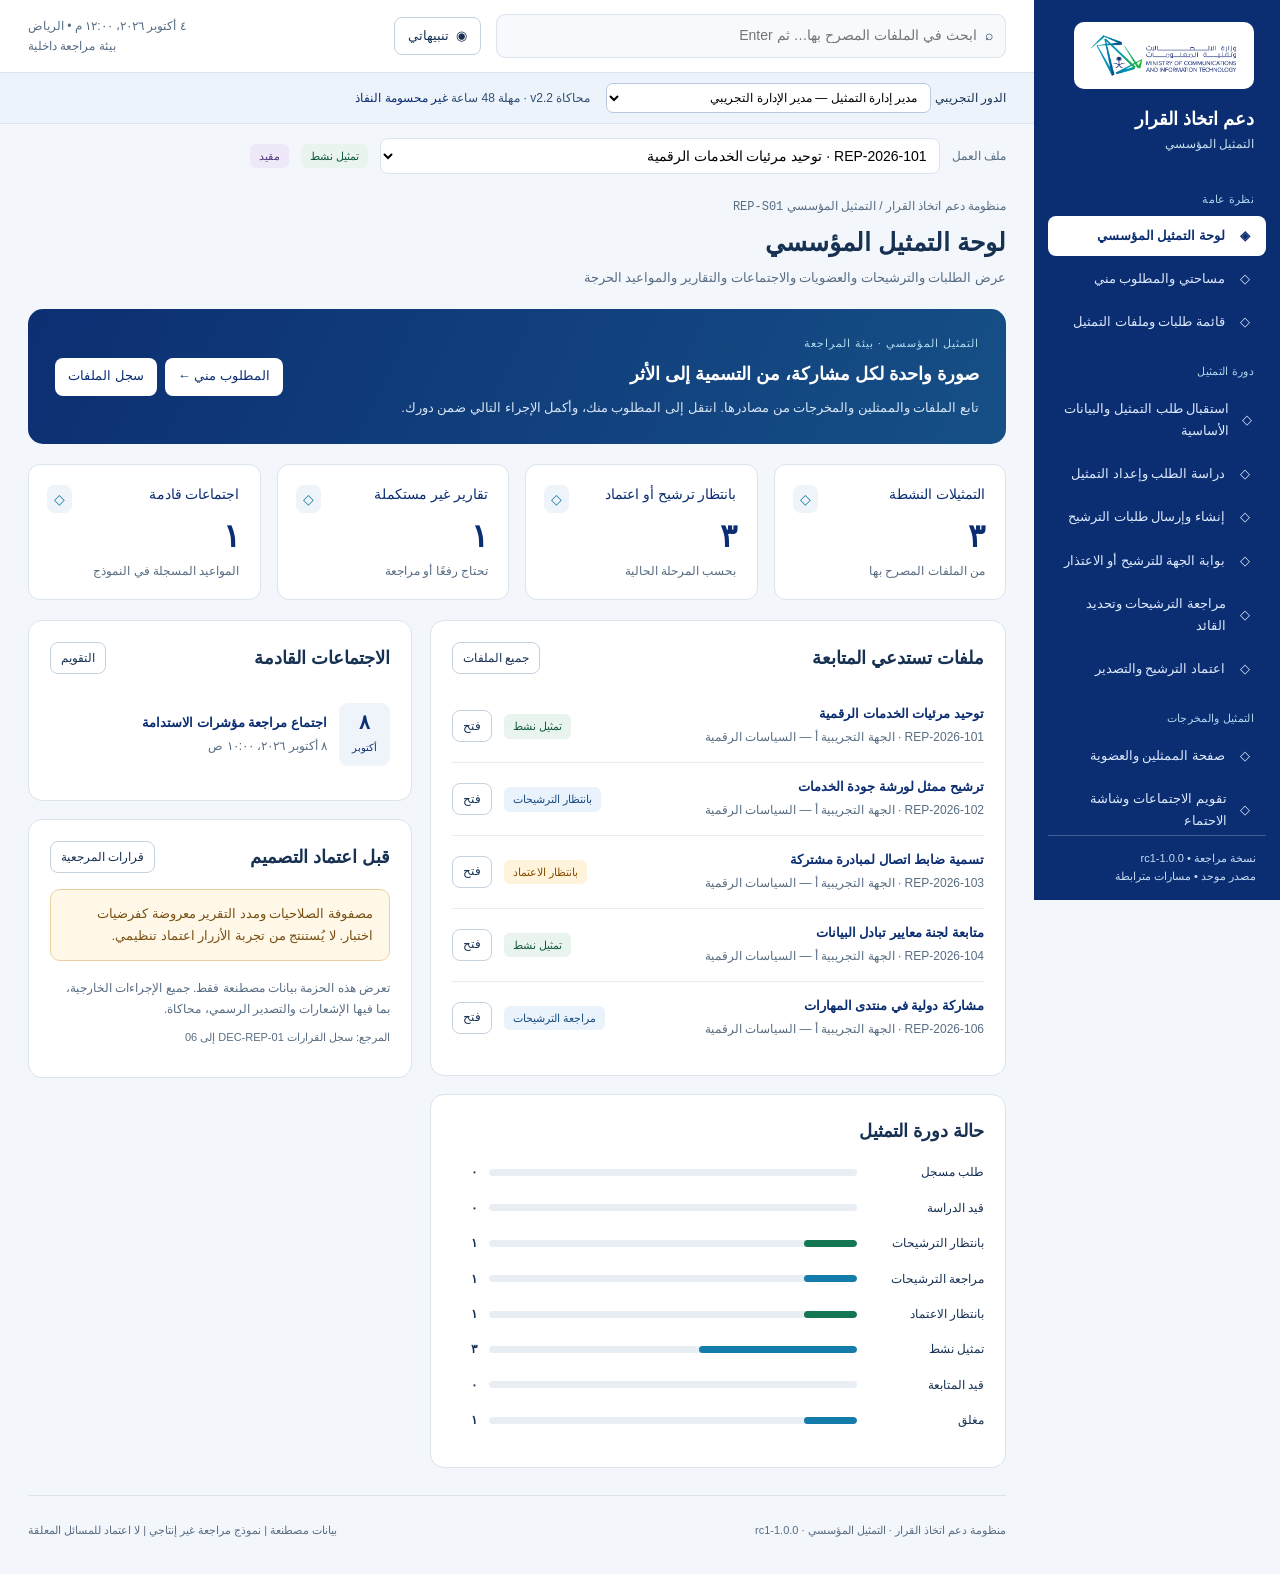
<file: representation/index.html>
<!doctype html>
<html lang="ar-SA" dir="rtl"><head><meta charset="utf-8"><meta name="viewport" content="width=device-width,initial-scale=1"><meta name="description" content="نموذج مراجعة التمثيل المؤسسي — بيانات تجريبية، غير إنتاجي"><meta name="referrer" content="no-referrer"><title>التمثيل المؤسسي | منظومة دعم اتخاذ القرار</title><style>:root{--navy:#0b2d72;--navy2:#123d80;--cyan:#147caa;--green:#157653;--ink:#173153;--muted:#586d83;--border:#dbe3ec;--soft:#f3f6fa;--white:#fff;--warn:#8b5300;--red:#b42318;--radius:14px;font-family:Tahoma,Arial,"Segoe UI",sans-serif;color:var(--ink);background:var(--soft);direction:rtl;font-size:14px;line-height:1.7}
*{box-sizing:border-box}body{margin:0}button,input,select,textarea{font:inherit}button,a,input,select,textarea{-webkit-tap-highlight-color:transparent}button,a{touch-action:manipulation}button{cursor:pointer}button:disabled{cursor:not-allowed;opacity:.5}a{color:var(--navy);text-decoration:none}a:hover{text-decoration:underline}button:focus-visible,a:focus-visible,input:focus-visible,select:focus-visible,textarea:focus-visible,summary:focus-visible{outline:3px solid #1593cb;outline-offset:3px}h1,h2,h3,p{margin:0}h1{font-size:25px;line-height:1.5}h2{font-size:18px}h3{font-size:15px}small,.small{font-size:12px}.muted{color:var(--muted)}.mono{font-family:Consolas,monospace;direction:ltr;unicode-bidi:isolate;font-size:12px}.nowrap{white-space:nowrap}.skip{position:fixed;top:-60px;right:270px;background:#fff;z-index:100;padding:12px}.skip:focus{top:8px}.sidebar{position:fixed;inset:0 0 0 auto;width:246px;background:var(--navy);color:#fff;display:flex;flex-direction:column;z-index:30;padding:22px 14px 12px}.brand{padding:0 12px 18px}.brand img{width:180px;height:auto;background:#fff;padding:12px;border-radius:10px;display:block;margin-bottom:15px}.brand .brand-name{font-weight:bold;font-size:18px}.brand small{color:#c6e2f0;display:block}.navscroll{overflow:auto;flex:1;scrollbar-width:thin;scrollbar-color:#4775a6 transparent}.navgroup{color:#acd9ed;font-size:11px;letter-spacing:.3px;padding:17px 12px 5px}.navitem{display:flex;gap:10px;align-items:center;color:#dce9fc;padding:9px 12px;margin:3px 0;border-radius:8px;font-size:13px}.navitem:hover{background:#254984;text-decoration:none}.navitem.active{background:#fff;color:var(--navy);font-weight:bold}.navicon{width:19px;display:inline-flex;justify-content:center}.navfoot{margin-top:10px;border-top:1px solid #436192;padding:13px 10px 2px;font-size:11px;color:#c6dcf4}.shell{margin-right:246px;min-height:100vh}.topbar{position:sticky;top:0;z-index:15;background:#fff;border-bottom:1px solid var(--border);padding:12px 28px;display:flex;gap:15px;align-items:center;min-height:73px}.topbar .search{flex:1;max-width:510px;display:flex;align-items:center;border:1px solid var(--border);background:#f7f9fc;border-radius:9px;padding:0 12px;gap:8px}.search input{border:0;background:none;width:100%;padding:9px 0;outline:none}.topnote{margin-inline-start:auto;text-align:left;font-size:12px;color:var(--muted)}.menubtn{display:none}.demo{background:#edf3fa;border-bottom:1px solid var(--border);padding:10px 28px;display:flex;gap:16px;align-items:center;flex-wrap:wrap}.demo select{background:#fff;border:1px solid #b8c9de;border-radius:7px;padding:6px 9px;max-width:330px}.demo label{font-size:12px}.demo .mode{font-size:12px;color:#314f75}.contextbar{padding:14px 28px 0;display:flex;align-items:center;gap:12px;flex-wrap:wrap}.contextbar select{border:1px solid var(--border);border-radius:8px;padding:8px;max-width:560px;flex:1;min-width:220px;background:#fff}.main{padding:22px 28px 36px;max-width:1800px;margin:auto}.pagehead{display:flex;justify-content:space-between;align-items:flex-start;gap:18px;margin-bottom:20px}.breadcrumb{font-size:12px;color:var(--muted);margin-bottom:7px}.pagehead p{color:var(--muted);font-size:13px;margin-top:5px;max-width:800px}.actions{display:flex;gap:8px;align-items:center;flex-wrap:wrap}.btn{border:1px solid #c5d2e0;background:#fff;color:var(--ink);border-radius:8px;padding:8px 13px;display:inline-flex;gap:7px;align-items:center;justify-content:center;line-height:1.6;min-height:38px;font-weight:500;font-size:13px}.btn:hover{background:#eef4fb;text-decoration:none}.btn.primary{background:var(--navy);border-color:var(--navy);color:#fff}.btn.primary:hover{background:#204784}.btn.green{background:var(--green);border-color:var(--green);color:white}.btn.danger{color:var(--red);border-color:#efbbbb}.btn.small{padding:5px 10px;min-height:32px;font-size:12px}.btn.ghost{border:0;background:transparent}.card{background:#fff;border:1px solid var(--border);border-radius:var(--radius);padding:21px;min-width:0}.cardheader{display:flex;justify-content:space-between;gap:12px;align-items:center;margin-bottom:16px}.stack{display:grid;gap:18px}.grid2{display:grid;grid-template-columns:minmax(0,1.5fr) minmax(280px,1fr);gap:18px}.equal{grid-template-columns:repeat(2,minmax(0,1fr))}.grid3{display:grid;grid-template-columns:repeat(3,minmax(0,1fr));gap:16px}.metrics{display:grid;grid-template-columns:repeat(4,minmax(0,1fr));gap:16px;margin-bottom:20px}.metric{padding:18px 20px;background:#fff;border:1px solid var(--border);border-radius:12px;position:relative}.metric a{display:block}.metric .value{font-size:32px;font-weight:700;color:var(--navy);line-height:1.4;margin:7px 0 2px}.metric small{display:block;color:var(--muted)}.metric .kicon{position:absolute;left:18px;top:20px;background:#eef4fa;color:var(--cyan);border-radius:8px;padding:7px;line-height:1}.badge{display:inline-flex;align-items:center;gap:5px;padding:3px 9px;border-radius:6px;font-size:11px;background:#eef2f7;color:#455a75;white-space:nowrap}.badge.good{color:#12583e;background:#e8f4ed}.badge.warn{color:#855000;background:#fff3dc}.badge.bad{color:#a0251b;background:#ffebe8}.badge.blue{color:#194e83;background:#eaf2fc}.badge.dark{background:#eee8f8;color:#51377c}.intro{background:linear-gradient(115deg,#0c2f72,#164f86);color:#fff;border-radius:15px;padding:25px 27px;margin-bottom:20px;display:flex;gap:20px;align-items:center;justify-content:space-between}.intro p{color:#d6e5f5;margin-top:8px;font-size:13px;max-width:650px}.intro .btn{background:#fff;color:var(--navy);border:0}.intro .overline{font-size:11px;letter-spacing:1px;color:#aedaed;margin-bottom:6px}.callout{border:1px solid #ead09e;background:#fff7e8;border-radius:10px;padding:13px 16px;color:#795013;font-size:13px;margin-bottom:17px}.callout.info{background:#edf5fc;border-color:#c5ddf3;color:#1f527b}.callout.success{background:#edf7f1;border-color:#c4e0d0;color:#175b3f}.callout p{margin-top:5px}.tablewrap{overflow:auto;max-width:100%;border:1px solid var(--border);border-radius:10px}table{width:100%;border-collapse:collapse;background:#fff;text-align:right;min-width:680px}th{background:#f4f7fb;color:#52647b;font-size:12px;font-weight:600;white-space:nowrap}td,th{padding:12px 14px;border-bottom:1px solid #e7ecf2;vertical-align:top}td{font-size:13px}tbody tr:last-child td{border-bottom:0}tbody tr:hover{background:#fafcff}td a{font-weight:bold}td small{display:block;color:var(--muted);margin-top:3px}td .actions{gap:5px}.empty{padding:42px 22px;text-align:center;color:var(--muted);background:#f8fafc;border:1px dashed #c7d4e3;border-radius:10px}.empty strong{display:block;font-size:16px;color:var(--ink);margin-bottom:8px}.toolbar{display:flex;gap:10px;align-items:center;flex-wrap:wrap;margin-bottom:17px}.toolbar input,.toolbar select{padding:8px 11px;border:1px solid var(--border);border-radius:8px;background:white}.toolbar input{flex:1;min-width:200px}.row{display:flex;gap:12px;justify-content:space-between;align-items:center;padding:13px 0;border-bottom:1px solid #e6ecf3}.row:last-child{border:0}.row .rowbody{flex:1;min-width:0}.row strong{font-size:13px;display:block}.row small{color:var(--muted)}.datebox{background:#eff4fa;border-radius:9px;min-width:51px;text-align:center;padding:7px;color:var(--navy)}.datebox b{display:block;font-size:20px;line-height:1.25}.datebox span{font-size:10px}.progress{height:7px;background:#e9eef5;border-radius:8px;overflow:hidden;margin-top:7px}.progress i{display:block;height:100%;background:var(--cyan);border-radius:8px}.barrow{display:grid;grid-template-columns:115px 1fr 25px;gap:12px;align-items:center;margin:15px 0;font-size:12px}.barrow .progress{margin:0}.barrow:nth-child(2n) .progress i{background:var(--green)}.timeline{border-right:2px solid #d8e5f0;margin:0 6px 0 0;padding-right:20px}.timeline .event{position:relative;padding:0 0 23px}.timeline .event:before{content:'';position:absolute;right:-27px;top:6px;width:12px;height:12px;border-radius:50%;background:var(--cyan);border:3px solid #eaf3fa}.timeline small{display:block;color:var(--muted)}.fields{display:grid;grid-template-columns:repeat(2,minmax(0,1fr));gap:15px 20px}.field{display:flex;flex-direction:column;gap:6px;min-width:0}.field.full{grid-column:1/-1}.field>label,.field>span{font-size:12px;font-weight:bold;color:#3a5370}.field input,.field select,.field textarea{width:100%;min-width:0;background:#fff;border:1px solid #bfccdb;border-radius:8px;padding:9px 11px;color:var(--ink)}.field input[readonly]{background:#f4f6f9;color:#617187}.field textarea{min-height:94px;resize:vertical;line-height:1.9}.field .hint{font-size:11px;color:var(--muted)}.field .required{color:var(--red)}fieldset{border:0;margin:0;padding:0}legend{font-size:16px;font-weight:bold;margin-bottom:15px}.sectionline{border:0;border-top:1px solid var(--border);margin:22px 0}.checks{display:grid;gap:10px;margin:12px 0}.check{display:flex;align-items:flex-start;gap:9px;font-size:13px}.check input{margin-top:6px;width:16px;height:16px}.formfooter{display:flex;align-items:center;gap:10px;margin-top:22px;padding-top:17px;border-top:1px solid var(--border);flex-wrap:wrap}.formerr{background:#fff0ee;color:var(--red);padding:9px 13px;border:1px solid #eec6c3;border-radius:7px;margin-bottom:14px}.stepper{display:flex;gap:5px;overflow:auto;margin:0 0 18px;padding:13px;background:#fff;border:1px solid var(--border);border-radius:12px}.step{display:flex;align-items:center;gap:7px;flex:1;min-width:100px;font-size:11px;white-space:nowrap}.step b{background:#e9eef6;width:25px;height:25px;border-radius:50%;text-align:center;line-height:25px;color:#62738b}.step.done b{background:#dbf0e4;color:#166341}.step.current b{background:var(--navy);color:#fff}.step.current{font-weight:bold}.step:after{content:'';flex:1;min-width:12px;height:1px;background:#dce4ee;margin:0 4px}.step:last-child:after{display:none}.kv{display:grid;grid-template-columns:135px 1fr;gap:10px;font-size:13px;margin:9px 0}.kv .key{color:var(--muted)}.avatar{width:42px;height:42px;border-radius:50%;display:inline-flex;align-items:center;justify-content:center;background:#e6eff8;color:var(--navy);font-weight:bold;flex-shrink:0}.membercard{display:flex;gap:13px;align-items:flex-start}.taglist{display:flex;gap:6px;flex-wrap:wrap;margin-top:8px}.tabs{display:flex;gap:6px;overflow:auto;margin:0 0 17px;padding-bottom:6px}.tabs a{padding:8px 13px;white-space:nowrap;border:1px solid var(--border);border-radius:8px;background:white;font-size:12px}.tabs a.active{background:var(--navy);color:#fff}.chartlegend{display:flex;gap:14px;color:var(--muted);font-size:11px}.inlinebox{background:#f6f9fc;border-radius:8px;padding:13px;margin-top:10px}.checkline{display:flex;gap:11px;align-items:center;padding:12px;border-bottom:1px solid var(--border)}.checkline .mark{font-size:19px;color:var(--green)}.checkline.failed .mark{color:var(--red)}.checkline.failed{background:#fff8f7}.routecard{padding:14px;border:1px solid var(--border);border-radius:9px;display:flex;gap:12px;align-items:center;margin:10px 0}.routecard.current{border-color:#5c9acb;background:#eff6fc}.routecard.passed{background:#edf6f0}.routecard b{font-size:13px}.codeblock{font-family:Consolas,monospace;font-size:12px;white-space:pre-wrap;word-break:break-word;direction:ltr;text-align:left;background:#0e2543;color:#dfebf9;border-radius:8px;padding:15px;overflow:auto}.prewrap{white-space:pre-wrap;overflow-wrap:anywhere}.calendar{display:grid;grid-template-columns:repeat(7,minmax(0,1fr));border:1px solid var(--border);border-radius:9px;overflow:hidden}.calhead{padding:10px;background:#edf3f9;text-align:center;font-size:11px}.calcell{min-height:98px;padding:8px;border-top:1px solid var(--border);border-inline-end:1px solid var(--border);font-size:11px;background:#fff}.calcell.today{background:#eff7fc}.calcell a{display:block;padding:4px;background:#e5eff9;border-radius:4px;margin-top:4px;color:#194b7e;font-size:10px}.calcell.out{color:#8999aa;background:#f8fafc}.notices{display:flex;gap:15px;padding:14px;border:1px solid var(--border);border-radius:10px;margin:9px 0;background:#fff}.notices.unread{border-right:4px solid var(--cyan)}.footer{padding-top:25px;color:var(--muted);font-size:11px;display:flex;justify-content:space-between;gap:10px;border-top:1px solid var(--border);margin-top:27px}.source{font-size:11px;color:var(--muted);padding:9px 0}.sr-only{position:absolute;width:1px;height:1px;padding:0;margin:-1px;overflow:hidden;clip:rect(0,0,0,0);white-space:nowrap;border:0}.toast{position:fixed;bottom:22px;left:24px;z-index:200;background:#153f35;color:white;box-shadow:0 10px 40px #102a4333;padding:15px 22px;border-radius:10px;max-width:min(520px,90vw);font-size:13px}.toast.error{background:#8f251d}.hidden{display:none!important}dialog{border:0;border-radius:16px;padding:0;width:min(800px,94vw);max-height:90vh;color:var(--ink);box-shadow:0 20px 90px #03163344}dialog::backdrop{background:#061c3e70}.modalhead{display:flex;justify-content:space-between;align-items:center;padding:17px 22px;border-bottom:1px solid var(--border);position:sticky;top:0;background:#fff;z-index:1}.modalbody{padding:22px}.modalbody .fields{gap:13px}.modalclose{border:0;background:#edf1f6;color:var(--ink);width:32px;height:32px;border-radius:7px;font-size:18px}.doc{background:#fff;padding:20px;line-height:2}.doc .docheader{border-bottom:3px solid var(--navy);padding-bottom:13px;margin-bottom:22px}.doc h2{color:var(--navy);margin:15px 0}.doc .watermark{background:#fff4dc;color:#805600;padding:8px 13px;text-align:center;font-size:12px}.doc .section{margin:18px 0}.doc h3{background:#edf3f9;padding:7px 11px;margin-bottom:10px}.doc table{min-width:0}.doc .content{white-space:pre-wrap;padding:7px 11px}.inspector{font-size:12px}.inspector summary{cursor:pointer;color:var(--muted)}.testgrid .field textarea{min-height:68px}.tinyfilter{display:flex;gap:8px;flex-wrap:wrap}.tinyfilter button{border-radius:20px}.fullwidth{width:100%}.statehero{padding:40px;background:#fff;border:1px solid var(--border);border-radius:14px}.statehero h2{margin-bottom:12px}.statehero p{margin-bottom:16px;color:var(--muted)}
@media(min-width:1500px){.main{padding:28px 40px}.topbar,.demo{padding-inline:40px}.contextbar{padding-inline:40px}.grid2{grid-template-columns:minmax(0,1.8fr) minmax(330px,1fr)}}
@media(max-width:1100px){.sidebar{width:216px}.shell{margin-right:216px}.main,.topbar,.demo{padding-inline:20px}.contextbar{padding-inline:20px}.grid2,.equal{grid-template-columns:1fr}.metrics{grid-template-columns:repeat(2,minmax(0,1fr))}.grid3{grid-template-columns:repeat(2,minmax(0,1fr))}.brand img{width:162px}.topnote{display:none}}
@media(max-width:760px){:root{font-size:13px}.sidebar{transform:translateX(100%);transition:transform .18s;width:245px}.sidebar.open{transform:translateX(0);box-shadow:-30px 0 90px #061c3e60}.shell{margin:0}.menubtn{display:inline-flex}.main{padding:18px 14px}.topbar{padding:10px 14px;gap:9px;min-height:62px}.topbar .search{max-width:none}.topbar .labelhide{display:none}.demo{padding:10px 14px;gap:9px}.demo select{max-width:calc(100vw - 46px);width:100%}.demo .mode{font-size:10px}.contextbar{padding:12px 14px 0;gap:6px}.contextbar select{min-width:180px;font-size:12px;max-width:100%}.pagehead{display:block}.pagehead .actions{margin-top:13px}h1{font-size:21px}.intro{padding:20px;display:block}.intro .actions{margin-top:15px}.metric{padding:15px}.metric .value{font-size:27px}.metric .kicon{display:none}.metrics{gap:10px}.card{padding:16px}.fields,.grid3{grid-template-columns:1fr}.pagehead p{font-size:12px}.calcell{min-height:72px;padding:4px}.calcell a{font-size:9px}.calendar{min-width:490px}.calendarwrap{overflow:auto}.kv{grid-template-columns:100px 1fr}.modalbody{padding:16px}.btn{min-height:40px}.cardheader{align-items:flex-start}.footer{display:block}.contextbar .badge{font-size:10px}.stepper{padding:10px}.step{min-width:105px}.demo label{width:100%}.topbar .btn{padding:7px 10px}}
@media(prefers-reduced-motion:reduce){*{transition:none!important;animation:none!important;scroll-behavior:auto!important}}
@media print{body *{visibility:hidden}.printable,.printable *{visibility:visible}.printable{position:absolute;inset:0;width:100%;padding:15mm;font-size:12pt}.printable .btn{display:none}.printable table{min-width:0}dialog[open]{position:absolute;margin:0;width:100%;max-height:none;border:0;box-shadow:none}dialog::backdrop{background:transparent}.modalhead{display:none}.modalbody{padding:0}.doc{padding:0}.doc .section{break-inside:avoid}thead{display:table-header-group}.doc h3{break-after:avoid}tr{break-inside:avoid}@page{size:A4;margin:13mm}}
/* Layout corrections verified at desktop and compact widths. */
.topbar .menubtn{display:none}
.stack{align-content:start}
@media(max-width:760px){.topbar .menubtn{display:inline-flex}}
/* Prevent minimum-content width of nested UAT tables from expanding the viewport. */
.grid2>*{min-width:0}
</style></head>
<body><a href="#content" class="skip">تجاوز إلى المحتوى</a><aside class="sidebar" id="sidebar" aria-label="التنقل الرئيسي"><div class="brand"><img src="[data-uri]" alt="وزارة الاتصالات وتقنية المعلومات"><div class="brand-name">دعم اتخاذ القرار</div><small>التمثيل المؤسسي</small></div><nav id="nav" class="navscroll"></nav><div class="navfoot">نسخة مراجعة • 1.0.0-rc1<br>مصدر موحد • مسارات مترابطة</div></aside><div class="shell"><header class="topbar"><button type="button" id="menu-toggle" class="btn menubtn" aria-label="فتح قائمة التنقل">☰</button><div class="search"><span aria-hidden="true">⌕</span><input id="global-search" aria-label="البحث النصي في ملفات التمثيل المصرح بها" placeholder="ابحث في الملفات المصرح بها… ثم Enter"></div><a href="#/screen/REP-X07" class="btn"><span aria-hidden="true">◉</span><span class="labelhide">تنبيهاتي</span></a><div class="topnote"><div id="clock-label"></div><span>بيئة مراجعة داخلية</span></div></header><div class="demo"><label for="role">الدور التجريبي <select id="role"></select></label><span class="mode" id="mode-label"></span></div><div class="contextbar" id="context"></div><main id="main" class="main"><div id="storage-alert"></div><div id="content"></div></main></div><dialog id="modal" aria-labelledby="modal-title"><div class="modalhead"><h2 id="modal-title"></h2><button type="button" id="modal-close" class="modalclose" aria-label="إغلاق النافذة">×</button></div><div id="modal-body" class="modalbody"></div></dialog><div id="toast" class="toast" role="status" aria-live="polite" hidden></div><noscript>يتطلب النموذج تمكين JavaScript في متصفح فعلي؛ عارض المرفقات قد يعرض الصفحة دون التفاعلات.</noscript><script>
/* Institutional representation prototype. Pure local domain layer; NOT a security boundary. */
(function(root,factory){const api=factory();if(typeof module==='object'&&module.exports)module.exports=api;else root.RepEngine=api;})(typeof globalThis!=='undefined'?globalThis:this,function(){
'use strict';
const VERSION='1.0.0-rc1',SCHEMA=1,DAY=86400000;
const clone=v=>JSON.parse(JSON.stringify(v));
const assert=(ok,msg)=>{if(!ok)throw new Error(msg);};
const ids=(xs)=>xs.map(x=>x.id);
const actors=[
{id:'officer',name:'المختص التجريبي',role:'officer',title:'الموظف المختص بإدارة التمثيل',org:'ADM'},
{id:'manager',name:'مدير الإدارة التجريبي',role:'manager',title:'مدير إدارة التمثيل',org:'ADM'},
{id:'dg',name:'المدير العام التجريبي',role:'dg',title:'مدير عام شؤون اللجان والتمثيل',org:'ADM'},
{id:'undersecretary',name:'حساب الوكيل التجريبي',role:'undersecretary',title:'وكيل الشؤون القانونية واللجان',org:'ADM'},
{id:'deputy',name:'حساب النائب التجريبي',role:'deputy',title:'نائب الوزير',org:'ADM'},
{id:'assistant',name:'حساب المساعد التجريبي',role:'assistant',title:'مساعد الوزير',org:'ADM'},
{id:'minister',name:'حساب الوزير التجريبي',role:'minister',title:'معالي الوزير',org:'ADM'},
{id:'media',name:'المراجع الإعلامي التجريبي',role:'media',title:'المستشار الإعلامي',org:'ADM'},
{id:'exporter',name:'مسؤول الصادر التجريبي',role:'exporter',title:'جهة التصدير / مكتب الوزير',org:'ADM'},
{id:'coordA',name:'منسق الجهة أ',role:'coordinator',title:'منسق الجهة المرشحة',org:'A'},
{id:'coordB',name:'منسق الجهة ب',role:'coordinator',title:'منسق الجهة المرشحة',org:'B'},
{id:'headA',name:'قائد الجهة أ',role:'orgleader',title:'قائد الجهة / اعتماد المدخلات',org:'A'},
{id:'headB',name:'قائد الجهة ب',role:'orgleader',title:'قائد الجهة / اعتماد المدخلات',org:'B'},
{id:'lead',name:'قائد التمثيل التجريبي',role:'replead',title:'قائد التمثيل',org:'A'},
{id:'repA',name:'الممثل التجريبي أ',role:'rep',title:'الممثل الرسمي',org:'A'},
{id:'repB',name:'الممثل التجريبي ب',role:'rep',title:'الممثل الرسمي',org:'B'},
{id:'support',name:'عضو الدعم التجريبي',role:'support',title:'الفريق الداعم (لا يمثل خارجيًا)',org:'A'},
{id:'opinion',name:'مقدم المرئيات التجريبي',role:'opinion',title:'مقدم مرئيات الجهة',org:'B'},
{id:'reviewer',name:'مراجع الجودة التجريبي',role:'reviewer',title:'المراجع الفني / الجودة',org:'ADM'},
{id:'audit',name:'المدقق التجريبي',role:'audit',title:'المدقق (قراءة فقط)',org:'ADM'},
{id:'sys',name:'مدير النظام التجريبي',role:'sys',title:'مدير النظام (دون اعتماد أعمال)',org:'SYS'}
];
const organizations=[{id:'A',name:'الجهة التجريبية أ — السياسات الرقمية',version:'DEMO-ORG-01',active:true,eligible:12},{id:'B',name:'الجهة التجريبية ب — الخدمات الرقمية',version:'DEMO-ORG-01',active:true,eligible:18},{id:'C',name:'الجهة التجريبية ج — البحوث',version:'DEMO-ORG-01',active:true,eligible:8},{id:'OLD',name:'وحدة تاريخية غير نشطة',version:'DEMO-ORG-00',active:false,eligible:0}];
const labels={registered:'طلب مسجل',study:'قيد الدراسة',nominations:'بانتظار الترشيحات',review:'مراجعة الترشيحات',approval:'بانتظار الاعتماد',export:'معتمد تجريبيًا / قيد التصدير',active:'تمثيل نشط',followup:'قيد المتابعة',closed:'مغلق',discontinued:'مغلق لعدم المضي'};
const statusLabel=s=>labels[s]||({draft:'مسودة',sent:'مرسل',received:'مستلم',submitted:'رد مرفوع',returned:'معاد للاستكمال',declined:'اعتذار',clarification:'طلب استيضاح',withdrawn:'مسحوب',scheduled:'مجدول',postponed:'مؤجل',held:'منعقد',cancelled:'ملغى',orgReview:'بانتظار اعتماد الجهة',adminReview:'لدى الإدارة',finalReview:'بانتظار الاعتماد النهائي',approved:'معتمد تجريبيًا',reviewed:'تمت المراجعة',done:'منجزة',open:'مفتوحة',accepted:'مقبولة',ended:'منتهية',replaced:'مستبدلة',awaiting:'بانتظار الإجراء',resolved:'معالج',pending:'معلق'})[s]||s;
function fresh(empty=false){
const s={schema:SCHEMA,version:VERSION,revision:0,clock:'2026-10-04T12:00:00+03:00',actors:clone(actors),orgs:clone(organizations),cases:[],nominations:[],members:[],meetings:[],reports:[],minutes:[],opinions:[],tasks:[],changes:[],delegations:[],attachments:[],supports:[],clearances:[],events:[],notifications:[],exports:[],uat:{},settings:{matrix:'v22',reportClock:'48h',undatedDays:15,memberReminderDays:30,matrixConfirmed:false,deadlineConfirmed:false,holidays:[],demoOnly:true},sequence:200};
if(empty)return s;
function add(id,title,status,opts={}){const c={id,title,status,external:'الجهة الخارجية التجريبية',reference:'وارد-'+id.slice(-3),receivedAt:'2026-09-21T09:00:00+03:00',source:'manual',basis:'طلب مشاركة تجريبي في مجال الاختصاص',classification:'مقيد',type:'general',category:'meeting',level:'specialist',geography:'local',sector:'deputy',seats:1,requestedMultiplicity:false,multiplicityEvidence:'',meetingAt:'2026-10-08T10:00:00+03:00',duration:90,location:'اجتماع افتراضي تجريبي',sourceDocument:'مستند وارد تجريبي',urgency:'لم ترد درجة استعجال',owner:'officer',creator:'officer',orgIds:['A'],orgVersion:'DEMO-ORG-01',study:{reason:'ارتباط الموضوع باختصاص الجهة',due:'2026-10-06T12:00:00+03:00',orgs:[{id:'A',reason:'اختصاص السياسات',quota:1}],english:true,pii:false,piiReason:'',approvedBy:'manager',requirements:'خبرة في السياسات الرقمية',exporter:'exporter'},approval:{version:1,actions:[],submittedBy:'manager'},outgoing:null,seriesId:null,parentId:null,changeType:'none',exceptions:[],knowledge:'',...opts};s.cases.push(c);return c;}
const c1=add('REP-2026-101','توحيد مرئيات الخدمات الرقمية', 'active',{seats:2,requestedMultiplicity:true,multiplicityEvidence:'طلب الجهة الخارجية رقم تجريبي 101: ممثلان',orgIds:['A','B'],meetingAt:'2026-09-30T10:00:00+03:00',seriesId:'SER-001'});
c1.study.orgs.push({id:'B',reason:'اختصاص الخدمات',quota:1});c1.outgoing={number:'صادر-تجريبي-101',date:'2026-09-24',snapshot:[],demo:true};
add('REP-2026-102','ترشيح ممثل لورشة جودة الخدمات','nominations',{orgIds:['A','B']});
add('REP-2026-103','تسمية ضابط اتصال لمبادرة مشتركة','approval',{category:'liaison',meetingAt:''});
add('REP-2026-104','متابعة لجنة معايير تبادل البيانات','active',{meetingAt:'',receivedAt:'2026-09-15T09:00:00+03:00',category:'liaison'});
add('REP-2026-105','تمثيل منجز — دورة تنسيق سابقة','closed',{seriesId:'SER-001',meetingAt:'2026-09-01T10:00:00+03:00',closedAt:'2026-09-10T12:00:00+03:00',knowledge:'توثيق نقاط الاتفاق مبكرًا يسهل مراجعة المخرجات.',closeReason:'انتهاء المهمة واستيفاء المخرجات'});
add('REP-2026-106','مشاركة دولية في منتدى المهارات','review',{geography:'international',category:'conference',orgIds:['A','B']});
add('REP-2026-107','عضوية دائمة — فريق الاستدامة الرقمية','active',{type:'permanent',membershipEnd:'2026-10-24',category:'committee'});
add('REP-2026-108','ملف اختبار نطاق سري للغاية','study',{classification:'سري للغاية',restrictedTo:['dg','audit'],orgIds:[]});
function member(id,cid,user,role='rep',end='2026-12-31'){const a=actors.find(a=>a.id===user);s.members.push({id,caseId:cid,userId:user,name:a.name,org:a.org,role,status:'active',start:'2026-09-24',end,official:role!=='support',employment:'active',available:true,source:'عضوية تهيئة تجريبية، ليست اعتمادًا فعليًا'});}
member('M101','REP-2026-101','lead','replead');member('M102','REP-2026-101','repB');member('M103','REP-2026-101','support','support');member('M104','REP-2026-104','repA','liaison');member('M107','REP-2026-107','repA','rep','2026-10-24');
const cand=(id,user,org)=>({id,userId:user,name:actors.find(a=>a.id===user).name,nameEn:'Demo Representative',org,job:'أخصائي سياسات',level:'specialist',email:id.toLowerCase()+'@example.invalid',phone:'',experience:'خبرة تجريبية موثقة في سجل المرشح',evidence:'سجل خبرة تجريبي',status:'accepted',conflict:false,employment:'active',available:true,checked:true,selected:true,leader:false,piiMasked:null,attestation:true});
s.nominations.push({id:'N102A',caseId:'REP-2026-102',org:'A',orgSnapshot:clone(organizations[0]),due:'2026-10-06T12:00:00+03:00',sentAt:'2026-10-01T10:00:00+03:00',status:'sent',version:1,candidates:[],history:[]},{id:'N102B',caseId:'REP-2026-102',org:'B',orgSnapshot:clone(organizations[1]),due:'2026-10-06T12:00:00+03:00',sentAt:'2026-10-01T10:00:00+03:00',status:'sent',version:1,candidates:[],history:[]},{id:'N103A',caseId:'REP-2026-103',org:'A',orgSnapshot:clone(organizations[0]),due:'2026-10-02T12:00:00+03:00',sentAt:'2026-09-25T10:00:00+03:00',status:'submitted',version:1,candidates:[cand('CA103','repA','A')],history:[]},{id:'N106A',caseId:'REP-2026-106',org:'A',orgSnapshot:clone(organizations[0]),due:'2026-10-06T12:00:00+03:00',sentAt:'2026-10-01T10:00:00+03:00',status:'submitted',version:1,candidates:[cand('CA106','repA','A')],history:[]});
s.meetings.push({id:'MT101',caseId:'REP-2026-101',title:'اجتماع مواءمة المرئيات',start:'2026-09-30T10:00:00+03:00',end:'2026-09-30T11:30:00+03:00',location:'اجتماع افتراضي تجريبي',status:'held',agenda:'عرض المرئيات ومناقشة نقاط التقاطع',position:'العمل بالموقف المعتمد في المستند التجريبي',attendance:{lead:'attended',repB:'attended'},attendanceReasons:{},history:[],materials:[],createdBy:'officer'},{id:'MT107',caseId:'REP-2026-107',title:'اجتماع مراجعة مؤشرات الاستدامة',start:'2026-10-08T10:00:00+03:00',end:'2026-10-08T11:30:00+03:00',location:'مقر الجهة الخارجية التجريبي',status:'scheduled',agenda:'مراجعة مؤشرات المتابعة',position:'لا التزام جديد دون اعتماد',attendance:{repA:'invited'},history:[],materials:[],createdBy:'officer'});
s.reports.push({id:'R101',caseId:'REP-2026-101',meetingId:'MT101',type:'preliminary',version:1,status:'draft',author:'lead',content:{summary:'نوقشت ضوابط جودة الخدمات الرقمية ونقاط تقاطع الاختصاص.',decisions:'تزويد اللجنة بمرئيات موحدة حول مؤشرات الجودة.',position:'تأييد إطار المتابعة مع استكمال تعريفات المؤشرات.',obstacles:'الحاجة إلى توحيد التعريفات بين الجهتين.',next:'اجتماع متابعة بعد استلام المرئيات.'},contributions:[],orgApprovals:[],actions:[],history:[],quality:false,outputCategory:'ministry',noMinutesReason:''});
s.minutes.push({id:'MIN101',caseId:'REP-2026-101',meetingId:'MT101',officialText:'نص رسمي تجريبي: تكلف الجهات المشاركة بإبداء مرئياتها حيال مؤشرات الجودة.',representativeView:'المطلوب مواءمة تعريف المؤشر قبل الرد.',source:'محضر تجريبي رقم 01',attachmentId:null,signatureDue:'2026-10-10T12:00:00+03:00',conflict:false,conflictResolution:'',status:'received',recommendations:['توحيد تعريف المؤشر قبل الرد النهائي.']});
s.tasks.push({id:'T101',caseId:'REP-2026-101',sourceId:'MIN101',title:'إعداد مرئيات مؤشرات الجودة',owner:'repB',org:'B',due:'2026-10-06T12:00:00+03:00',status:'open',progress:20,result:'',evidence:'',createdAt:'2026-09-30T12:00:00+03:00',history:[]});
s.reports.push({id:'R105-FINAL',caseId:'REP-2026-105',meetingId:null,type:'final',version:1,status:'approved',author:'repA',content:{summary:'اختتام التنسيق وفق بيانات التهيئة التجريبية.',decisions:'لا التزامات باقية.',position:'اكتمال المطلوب.',obstacles:'',next:''},contributions:[],orgApprovals:[],actions:[],history:[],quality:{actor:'reviewer',note:'مراجعة تهيئة مصطنعة'},outputCategory:'none',noMinutesReason:'لم يصدر محضر رسمي؛ سبب محفوظ داخل تهيئة السيناريو لا اعتماد حقيقي.',approvedAt:'2026-09-10T12:00:00+03:00'});s.events.push({id:'EV-SEED',caseId:null,time:s.clock,actor:'system',role:'fixture',action:'fixture',reason:'تهيئة بيانات مصطنعة لأغراض المعاينة؛ الأحداث السابقة ليست اعتمادات فعلية.',before:null,after:null});
return s;
}
function actor(s,id){return s.actors.find(x=>x.id===id);}
const management=['officer','manager','dg','undersecretary','deputy','assistant','minister','media','reviewer','audit'];
function visibleCases(s,a){if(!a||a.role==='sys')return[];return s.cases.filter(c=>canRead(s,a,c));}
function canRead(s,a,c){if(!a||!c||a.role==='sys')return false;if(c.restrictedTo&&!c.restrictedTo.includes(a.id))return false;
if(management.includes(a.role))return a.role!=='officer'||c.owner===a.id||c.creator===a.id;
if(a.role==='exporter')return ['export','active','followup','closed'].includes(c.status)&&!c.restrictedTo;
if(['coordinator','orgleader'].includes(a.role))return c.orgIds.includes(a.org);
if(a.role==='opinion')return s.opinions.some(o=>o.caseId===c.id&&o.org===a.org);
return s.members.some(m=>m.caseId===c.id&&m.userId===a.id&&m.status!=='replaced')||s.nominations.some(n=>n.caseId===c.id&&n.candidates.some(x=>x.userId===a.id&&c.status==='active'));
}
function visibleNominations(s,a,cid){return s.nominations.filter(n=>(!cid||n.caseId===cid)&&canRead(s,a,s.cases.find(c=>c.id===n.caseId))&&(management.includes(a.role)||(['coordinator','orgleader'].includes(a.role)&&n.org===a.org)));}
function rolesFor(s,a,action,c){const r=[a.role];for(const d of s.delegations){if(d.to===a.id&&d.action===action&&(!d.caseId||d.caseId===c?.id)&&Date.parse(d.start)<=Date.parse(s.clock)&&Date.parse(d.end)>Date.parse(s.clock)&&!d.revoked){const from=actor(s,d.from);if(from)r.push(from.role);}}return r;}
const grants={caseCreate:['officer'],caseStudy:['officer','manager'],studyApprove:['manager'],nominationSend:['officer','manager'],candidateRespond:['coordinator'],candidateReview:['officer','manager'],nominationSubmit:['manager'],membershipChange:['manager','dg'],meetingManage:['officer','manager','replead'],reportEdit:['rep','replead','support'],reportSubmit:['rep','replead'],quality:['reviewer','manager'],taskCreate:['officer','manager','replead'],taskManage:['officer','manager','dg'],caseClose:['manager','dg'],opinionRequest:['officer','manager'],opinionRespond:['opinion','coordinator'],supportCreate:['rep','replead','support'],supportResolve:['officer','manager','reviewer'],attachmentAdd:['officer','manager','rep','replead','coordinator','support','opinion'],delegation:['dg','manager','undersecretary','deputy','assistant','minister'],clearance:['officer','manager','dg'],auditRead:['audit','manager','dg'],export:['officer','manager','dg','undersecretary','deputy','assistant','minister','exporter','rep','replead','orgleader']};
function can(s,a,action,c){if(!a)return false;if(c&&!canRead(s,a,c))return false;if(c&&['closed','discontinued'].includes(c.status)&&!['export','auditRead','caseCreate'].includes(action))return false;if(c&&['reportEdit','reportSubmit','supportCreate'].includes(action)&&['rep','replead','support'].includes(a.role)&&!s.members.some(m=>m.caseId===c.id&&m.userId===a.id&&m.status==='active'&&(m.role!=='temporary'||Date.parse(m.end)>Date.parse(s.clock))))return false;return (grants[action]||[]).some(r=>rolesFor(s,a,action,c).includes(r));}
function matrixRoute(s,c,kind='nomination',category='ministry'){
const sector=c.sector==='assistant'?'assistant':'deputy',v22=s.settings.matrix==='v22';let row='',steps=[],inform=[];
if(kind==='nomination'){
 if(c.level==='principal'){row='3.1';steps=['undersecretary','minister'];inform=v22?['assistant']:[];}
 else if(c.level==='undersecretary'&&c.type==='permanent'){row='3.2';steps=['undersecretary',sector];}
 else if(c.level==='undersecretary'){row='3.3';steps=['undersecretary'];inform=[sector];}
 else if(c.category==='dialogue'){row='3.6';steps=['media','deputy'];inform=['chief_advisor'];}
 else if(c.geography==='international'){row='3.5';steps=['deputy'];}
 else{row='3.4';steps=['dg'];inform=v22?[]:[sector];}
}else{
 if(category==='aligned'){row='3.7';steps=['undersecretary'];}
 else if(category==='notAligned'){row='3.8';steps=['undersecretary','minister'];inform=['assistant'];}
 else if(category==='experts'||category==='ecosystem'){row=v22?(category==='experts'?'3.9':'3.10'):'3.9';steps=['undersecretary','minister'];inform=['assistant'];}
 else if(category==='none'){row=v22?'3.12':'3.11';steps=['dg'];inform=['undersecretary'];}
 else{row=v22?'3.11':'3.10';steps=['undersecretary',sector];inform=['minister'];}
}
return {row,steps,inform,profile:s.settings.matrix,source:v22?'S06':'S05',authoritative:false,label:'مسار محاكاة فقط؛ نفاذ المصفوفة غير محسوم'};
}
function reportDue(s,m){if(!m?.end)return null;const mode=s.settings.reportClock;if(mode==='24h')return new Date(Date.parse(m.end)+DAY).toISOString();if(mode==='48h')return new Date(Date.parse(m.end)+2*DAY).toISOString();let d=new Date(Date.parse(m.end)),count=0;while(count<2){d=new Date(d.getTime()+DAY);const local=new Date(d.getTime()+3*3600000),day=local.getUTCDay(),key=local.toISOString().slice(0,10);if(day!==5&&day!==6&&!s.settings.holidays.includes(key))count++;}return d.toISOString();}
function selectedCandidates(s,c){return s.nominations.filter(n=>n.caseId===c.id&&n.status==='submitted').flatMap(n=>n.candidates.filter(x=>x.selected&&x.status==='accepted'));}
function reportCanEdit(s,a,r){const c=s.cases.find(c=>c.id===r.caseId);return r.status==='draft'&&can(s,a,'reportEdit',c)&& (r.author===a.id||s.members.some(m=>m.caseId===c.id&&m.userId===a.id&&m.status==='active'));}
function requiredOrgs(s,r){const ids=new Set([...s.members.filter(m=>m.caseId===r.caseId&&m.official&&m.status==='active').map(m=>m.org),actor(s,r.author)?.org,...r.contributions.filter(x=>x.status==='submitted').map(x=>x.org)]);return [...ids].filter(x=>x&&x!=='ADM'&&x!=='SYS');}
function requiredReportFields(content){return !!(content.summary?.trim()&&content.decisions?.trim()&&content.position?.trim());}
function closingChecks(s,c){const reports=s.reports.filter(r=>r.caseId===c.id);const final=reports.find(r=>r.type==='final'&&r.status==='approved');const ms=s.meetings.filter(m=>m.caseId===c.id);const tasks=s.tasks.filter(t=>t.caseId===c.id&&t.status!=='done');const official=s.minutes.some(m=>m.caseId===c.id&&(m.officialText||m.attachmentId));return [
 {id:'final',label:'تقرير نهائي معتمد تجريبيًا',ok:!!final},
 {id:'minutes',label:'محضر متاح أو سبب معتمد لعدم توفره',ok:official||!!final?.noMinutesReason?.trim()},
 {id:'meetings',label:'لا اجتماعات مجدولة أو مؤجلة',ok:!ms.some(m=>['scheduled','postponed'].includes(m.status))},
 {id:'reports',label:'لا تقارير غير مستكملة',ok:!reports.some(r=>!['approved','reviewed','superseded'].includes(r.status))},
 {id:'tasks',label:'جميع المهام منجزة بدليل ونتيجة',ok:tasks.length===0},
 {id:'members',label:'انتهاء المهمة / العضويات الدائمة',ok:c.type!=='permanent'||!s.members.some(m=>m.caseId===c.id&&m.official&&m.status==='active'&&Date.parse(m.end+'T23:59:59+03:00')>Date.parse(s.clock))},
 {id:'conflicts',label:'معالجة جميع تباينات المرئيات',ok:!s.minutes.some(m=>m.caseId===c.id&&m.conflict&&!m.conflictResolution)}];}
function event(s,a,action,cid,reason,before,after){s.events.push({id:'EV-'+(++s.sequence),caseId:cid||null,time:s.clock,actor:a.id,role:a.role,action,reason:reason||'',before:clone(before??null),after:clone(after??null)});}
function notice(s,key,caseId,to,text){if(!s.notifications.some(n=>n.key===key))s.notifications.push({id:'NT-'+(++s.sequence),key,caseId,to,text,time:s.clock,readBy:[],simulation:true});}
function scheduler(s){const now=Date.parse(s.clock);for(const m of s.members){if(m.role==='temporary'&&m.status==='active'&&m.end&&Date.parse(m.end)<=now)m.status='ended';}for(const c of s.cases){if(['closed','discontinued'].includes(c.status))continue;
for(const n of s.nominations.filter(n=>n.caseId===c.id&&['sent','received','returned'].includes(n.status))){const start=Date.parse(n.sentAt),end=Date.parse(n.due),elapsed=(now-start)/(end-start);if(elapsed>=.5)notice(s,'nom-half-'+n.id,c.id,['coord'+n.org],'تذكير تجريبي بطلب الترشيح '+n.id);if(elapsed>=.9)notice(s,'nom-90-'+n.id,c.id,['undersecretary'],'تصعيد محاكى عند 90% من مهلة الطلب؛ مصدره حوكمة التمثيل ص7، يحتاج تثبيت النفاذ.');if(elapsed>=1)notice(s,'nom-late-'+n.id,c.id,[c.sector||'deputy'],'تجاوز مهلة الترشيح؛ تصعيد محاكى لرئيس القطاع.');}
if(!c.meetingAt&&['active','followup'].includes(c.status)&&now>=Date.parse(c.receivedAt)+s.settings.undatedDays*DAY)notice(s,'undated-'+c.id,c.id,['officer',...s.members.filter(m=>m.caseId===c.id).map(m=>m.userId)],'مطلوب تحديث حالة التمثيل غير محدد الموعد — مهلة تجريبية 15 يومًا تقويميًا.');
for(const m of s.meetings.filter(m=>m.caseId===c.id&&m.status==='held')){const done=s.reports.some(r=>r.meetingId===m.id&&r.type==='preliminary'&&['adminReview','finalReview','approved','reviewed'].includes(r.status));const pending=s.reports.find(r=>r.meetingId===m.id&&r.type==='preliminary');const due=pending?.extension?.status==='approved'?pending.extension.due:reportDue(s,m);if(!done&&now>Date.parse(due))notice(s,'rpt-'+m.id+'-'+s.settings.reportClock,c.id,['officer','manager',...s.members.filter(x=>x.caseId===c.id&&x.official).map(x=>x.userId)],'تجاوز مهلة التقرير وفق فرضية الاختبار '+s.settings.reportClock+'؛ لا يعد إثبات تأخير وظيفي.');}
for(const m of s.members.filter(m=>m.caseId===c.id&&m.status==='active'&&c.type==='permanent')){if(m.end&&Date.parse(m.end)-now<=s.settings.memberReminderDays*DAY)notice(s,'mem-'+m.id,c.id,['manager',m.userId],'تنبيه العضوية: '+m.name+' — النهاية '+m.end);}
for(const t of s.tasks.filter(t=>t.caseId===c.id&&t.status!=='done'))if(now>Date.parse(t.due))notice(s,'task-'+t.id,c.id,[t.owner,'manager'],'مهمة تجاوزت الموعد: '+t.title);
}
for(const d of s.delegations)if(!d.expiryLogged&&Date.parse(d.end)<=now){d.expiryLogged=true;notice(s,'delegation-'+d.id,d.caseId,[d.from,d.to],'انتهى التفويض التجريبي.');}}
function dispatch(current,actorId,type,p={}){
const s=clone(current),a=actor(s,actorId);assert(a,'حساب تجريبي غير معروف.');let cid=p.caseId,c=cid?s.cases.find(c=>c.id===cid):null;const before=c?clone(c):null;
const requireAction=act=>assert(can(s,a,act,c),'الإجراء غير متاح لهذا الدور أو لهذا السجل.');
const openCase=()=>assert(c&&canRead(s,a,c)&&!['closed','discontinued'].includes(c.status),'السجل مغلق أو غير متاح ضمن النطاق.');
const id=prefix=>prefix+'-'+(++s.sequence);
const text=(x,max=2000)=>String(x||'').trim().slice(0,max);
if(type==='case.create'){
 requireAction('caseCreate');assert(text(p.title)&&text(p.external)&&text(p.basis)&&p.receivedAt&&text(p.sourceDocument),'استكمل الموضوع والجهة والأساس والتاريخ ومرجع المستند الوارد.');assert(p.source!=='sohail'||text(p.reference),'رقم الوارد إلزامي عند سهيل.');assert(Number(p.seats)>0&&Number(p.seats)<=30,'عدد الممثلين يجب أن يكون بين 1 و30.');assert(!p.meetingAt||Date.parse(p.meetingAt)>=Date.parse(p.receivedAt),'موعد الاجتماع لا يسبق الوارد.');assert(p.type!=='permanent'||(p.membershipEnd&&Date.parse(p.membershipEnd)>Date.parse(p.receivedAt)),'حدد نهاية صحيحة للعضوية الدائمة.');
 const duplicate=s.cases.find(x=>text(p.reference)&&x.reference===text(p.reference)&&x.external===text(p.external)&&x.receivedAt.slice(0,10)===p.receivedAt.slice(0,10));assert(!duplicate,'الوارد نفسه مسجل مسبقًا. افتح السجل المصدر بدل إنشاء نسخة ثانية.');
 if(p.parentId){const parent=s.cases.find(x=>x.id===p.parentId);assert(parent&&canRead(s,a,parent),'الملف السابق غير متاح.');assert(text(p.linkReason),'يجب توثيق سبب الرابط.');}
 cid=id('REP-2026');c={id:cid,title:text(p.title,300),external:text(p.external,200),reference:text(p.reference,100),receivedAt:p.receivedAt,source:p.source||'manual',basis:text(p.basis),sourceDocument:text(p.sourceDocument),classification:['عام','مقيد','سري','سري للغاية'].includes(p.classification)?p.classification:'مقيد',type:p.type||'general',category:p.category||'meeting',level:p.level||'specialist',geography:p.geography||'local',sector:p.sector||'deputy',seats:Number(p.seats),requestedMultiplicity:!!p.requestedMultiplicity,multiplicityEvidence:text(p.multiplicityEvidence),meetingAt:p.meetingAt||'',duration:Number(p.duration)||90,location:text(p.location),membershipEnd:p.membershipEnd||'',urgency:'لم ترد درجة استعجال',creator:a.id,owner:a.id,orgIds:[],study:{orgs:[],english:true,pii:false,piiReason:'',due:'',approvedBy:null,requirements:'',exporter:'exporter'},status:'registered',approval:{version:1,actions:[],submittedBy:null},outgoing:null,parentId:p.parentId||null,seriesId:p.changeType==='material'?null:(p.seriesId||null),changeType:p.changeType||'none',linkReason:text(p.linkReason),knowledge:'',exceptions:[]};s.cases.push(c);
}else if(type==='study.save'){
 openCase();requireAction('caseStudy');assert(['registered','study'].includes(c.status),'لا تعدّل الدراسة بعد اعتمادها وإرسال الترشيحات.');assert(text(p.reason)&&p.due&&Date.parse(p.due)>Date.parse(s.clock),'سجل مبرر الدراسة وموعدًا قادمًا لاستلام الترشيحات.');assert(!c.meetingAt||Date.parse(p.due)<Date.parse(c.meetingAt),'مهلة الترشيح يجب أن تسبق الاجتماع.');assert(p.orgs?.length,'اختر جهة واحدة على الأقل.');for(const o of p.orgs){assert(s.orgs.some(x=>x.id===o.id&&x.active),'الجهة غير نشطة في الهيكل التجريبي.');assert(text(o.reason)&&Number(o.quota)>0,'كل جهة تحتاج مبررًا وعددًا.');}assert(!p.pii||text(p.piiReason),'حقول الهوية تحتاج مسوغًا.');
 c.orgIds=p.orgs.map(x=>x.id);c.study={reason:text(p.reason),due:p.due,orgs:p.orgs.map(x=>({...x,version:'DEMO-ORG-01'})),english:!!p.english,pii:!!p.pii,piiReason:text(p.piiReason),requirements:text(p.requirements),exporter:'exporter',approvedBy:null};c.status='study';
}else if(type==='study.approve'){
 openCase();requireAction('studyApprove');assert(c.status==='study'&&c.study.orgs.length,'الدراسة غير جاهزة.');assert(c.creator!==a.id,'يمنع اعتماد ما أعده المستخدم نفسه.');c.study.approvedBy=a.id;
}else if(type==='nomination.send'){
 openCase();requireAction('nominationSend');assert(c.study.approvedBy&&c.study.orgs.length,'اعتماد الدراسة وتحديد الجهات والمهلة مطلوب.');assert(['study','nominations'].includes(c.status),'الإرسال غير متاح في هذه المرحلة.');let created=0;for(const o of c.study.orgs){if(s.nominations.some(n=>n.caseId===c.id&&n.org===o.id&&n.status!=='withdrawn'))continue;s.nominations.push({id:id('N'),caseId:c.id,org:o.id,orgSnapshot:clone(s.orgs.find(x=>x.id===o.id)),due:c.study.due,sentAt:s.clock,status:'sent',version:1,candidates:[],history:[]});created++;notice(s,'nom-'+c.id+'-'+o.id,c.id,['coord'+o.id],'طلب ترشيح جديد — إرسال محاكى داخل النموذج.');}assert(created,'طلبات الجهات موجودة؛ لا يسمح بتكرار الإرسال.');c.status='nominations';
}else if(type==='nomination.receive'){
 openCase();const n=s.nominations.find(n=>n.id===p.id&&n.caseId===cid);assert(n&&n.org===a.org&&a.role==='coordinator'&&n.status==='sent','لا يمكن استلام الطلب بهذا الدور/الحالة.');n.status='received';n.receivedAt=s.clock;
}else if(type==='candidate.save'){
 openCase();requireAction('candidateRespond');const n=s.nominations.find(n=>n.id===p.nominationId&&n.caseId===cid);assert(n&&n.org===a.org&&['sent','received','returned','draft'].includes(n.status),'الطلب غير قابل لتعديل المرشحين.');assert(text(p.name)&&text(p.job)&&/^[^\s@]+@[^\s@]+\.[^\s@]+$/.test(p.email),'الاسم والمسمى والبريد الصحيح مطلوبة.');assert(!c.study.english||/^[A-Za-z][A-Za-z .'-]+$/.test(p.nameEn),'الاسم الإنجليزي مطلوب بحروف لاتينية.');assert(!c.study.pii||p.piiAcknowledged,'بيانات الهوية في هذا النموذج تستخدم قيمًا مصطنعة فقط؛ أكد ذلك.');const user=actor(s,p.userId);assert(user&&user.org===a.org&&['rep','replead'].includes(user.role),'اختر حساب ممثل من الجهة نفسها.');assert(!n.candidates.some(x=>x.userId===user.id),'المرشح مضاف بالفعل.');n.candidates.push({id:id('C'),userId:user.id,name:text(p.name,200),nameEn:text(p.nameEn,200),org:a.org,job:text(p.job),level:p.level||'specialist',email:text(p.email),phone:text(p.phone),experience:text(p.experience),evidence:text(p.evidence),conflict:!!p.conflict,employment:p.employment||'active',available:p.available!==false,status:'pending',selected:false,checked:false,leader:false,attestation:!!p.attestation,piiMasked:c.study.pii?'********00':null});
}else if(type==='candidate.remove'){
 openCase();requireAction('candidateRespond');const n=s.nominations.find(n=>n.id===p.nominationId&&n.caseId===cid);assert(n&&n.org===a.org&&['sent','received','returned','draft'].includes(n.status),'حذف المرشح غير متاح بعد الإرسال.');n.candidates=n.candidates.filter(x=>x.id!==p.id);
}else if(type==='nomination.respond'){
 openCase();requireAction('candidateRespond');const n=s.nominations.find(n=>n.id===p.id&&n.caseId===cid);assert(n&&n.org===a.org&&['sent','received','returned','draft'].includes(n.status),'الرد غير متاح.');assert(p.reply==='submitted'||text(p.reason),'الاعتذار والاستيضاح يتطلبان مبررًا.');if(p.reply==='submitted'){assert(Date.parse(s.clock)<=Date.parse(n.due),'انتهت مهلة الترشيح؛ اطلب تمديدًا مخولًا قبل الإرسال.');assert(n.candidates.length&&p.attestation,'أضف مرشحًا وأقر بصحة البيانات.');assert(n.candidates.every(x=>x.name&&x.email&&x.job),'بيانات المرشحين غير مكتملة.');n.submittedAt=s.clock;c.status='review';}n.history.push({version:n.version,time:s.clock,status:n.status,candidates:clone(n.candidates)});n.status=p.reply;n.reason=text(p.reason);n.version++;notice(s,'response-'+n.id+'-'+n.version,c.id,['officer','manager'],'وصل رد الجهة: '+statusLabel(n.status));
}else if(type==='nomination.return'||type==='nomination.withdraw'||type==='nomination.extend'){
 openCase();requireAction(type==='nomination.extend'?'membershipChange':'candidateReview');const n=s.nominations.find(n=>n.id===p.id&&n.caseId===cid);assert(n,'طلب غير موجود.');assert(text(p.reason),'السبب مطلوب.');if(type==='nomination.withdraw'){assert(['sent','received'].includes(n.status)&&!n.candidates.length,'لا سحب صامت بعد اتخاذ المستلم إجراء.');n.status='withdrawn';}else if(type==='nomination.extend'){assert(p.due&&Date.parse(p.due)>Date.parse(n.due)&&(!c.meetingAt||Date.parse(p.due)<Date.parse(c.meetingAt)),'تمديد غير صالح أو يتجاوز الاجتماع.');n.history.push({due:n.due,reason:text(p.reason),time:s.clock});n.due=p.due;}else{n.history.push({version:n.version,candidates:clone(n.candidates),time:s.clock});n.status='returned';n.version++;n.reason=text(p.reason);c.status='nominations';}
}else if(type==='candidate.review'){
 openCase();requireAction('candidateReview');assert(['review','nominations'].includes(c.status),'مراجعة المرشح غير متاحة في هذه المرحلة.');const candidate=s.nominations.filter(n=>n.caseId===cid&&n.status==='submitted').flatMap(n=>n.candidates).find(x=>x.id===p.id);assert(candidate,'مرشح غير موجود.');if(p.accept){assert(c.level==='unspecified'||candidate.level===c.level,'مستوى المرشح لا يطابق المستوى المطلوب؛ يلزم معالجة موثقة قبل القبول.');assert(candidate.employment==='active'&&candidate.available&&!candidate.conflict,'المرشح غير متاح أو لديه تعارض/حالة وظيفية غير نشطة.');assert(p.checked&&candidate.evidence&&candidate.experience,'وثّق فحص المصدر والحالة الوظيفية والخبرة.');candidate.checked=true;candidate.checkTime=s.clock;candidate.status='accepted';candidate.selected=true;}else{assert(text(p.reason),'سبب الاستبعاد مطلوب.');candidate.selected=false;candidate.status='excluded';candidate.reason=text(p.reason);}c.status='review';
}else if(type==='candidate.leader'){
 openCase();requireAction('candidateReview');const selected=selectedCandidates(s,c);assert(selected.length>1,'لا يلزم قائد مستقل لممثل واحد.');assert(selected.some(x=>x.id===p.id),'القائد يجب أن يكون من الممثلين المختارين.');for(const x of selected)x.leader=x.id===p.id;
}else if(type==='nomination.submit'){
 openCase();requireAction('nominationSubmit');assert(c.status==='review','الملف ليس في مراجعة الترشيحات.');const chosen=selectedCandidates(s,c);assert(chosen.length===c.seats,'عدد المرشحين المقبولين يجب أن يطابق المقاعد المطلوبة.');assert(chosen.every(x=>x.checked&&x.available&&x.employment==='active'&&!x.conflict),'يلزم فحص أهلية جميع المرشحين.');if(chosen.length>1){assert(c.requestedMultiplicity&&c.multiplicityEvidence,'طلب تعدد الممثلين الرسميين يحتاج مستندًا؛ الفريق الداعم لا يعد تمثيلًا خارجيًا.');assert(chosen.filter(x=>x.leader).length===1,'حدد قائدًا واحدًا عند تعدد الممثلين.');}c.status='approval';c.approval={version:(c.approval.version||0)+1,actions:[],submittedBy:a.id,route:matrixRoute(s,c)};
}else if(type==='nomination.approve'){
 openCase();assert(c.status==='approval','الملف لا ينتظر الاعتماد.');const route=c.approval.route||matrixRoute(s,c),expected=route.steps[c.approval.actions.length];assert(rolesFor(s,a,'nomination.approve',c).includes(expected),'الإجراء لدى: '+(actors.find(x=>x.role===expected)?.title||expected));assert(a.id!==c.creator&&a.id!==c.approval.submittedBy,'يمنع اعتماد المستخدم ما أعده أو رفعه.');c.approval.route=route;c.approval.actions.push({actor:a.id,role:expected,time:s.clock,version:c.approval.version,demo:true});if(c.approval.actions.length===route.steps.length)c.status='export';
}else if(type==='nomination.reject'){
 openCase();assert(c.status==='approval','لا يوجد اعتماد قائم.');const route=c.approval.route||matrixRoute(s,c);assert(a.role===route.steps[c.approval.actions.length],'الإعادة لدى صاحب المرحلة الحالية.');assert(text(p.reason)&&['completion','exclude','replace','notes'].includes(p.returnType),'حدد سبب الإعادة ونوعها.');c.approval.history=clone(c.approval.actions);c.approval.actions=[];c.approval.returnReason=text(p.reason);c.approval.returnType=p.returnType;c.status='review';
}else if(type==='outgoing.issue'){
 openCase();assert(a.role==='exporter'&&c.status==='export','لا تصدير قبل اكتمال الاعتماد ومن جهة التصدير.');assert(text(p.number)&&p.date,'رقم الصادر وتاريخه مطلوبان.');const chosen=selectedCandidates(s,c);assert(chosen.length===c.seats,'الترشيح المعتمد غير مكتمل.');c.outgoing={number:text(p.number),date:p.date,version:c.approval.version,snapshot:clone(chosen),demo:true};c.status='active';for(const x of chosen){if(s.members.some(m=>m.caseId===cid&&m.userId===x.userId&&m.status==='active'))continue;s.members.push({id:id('M'),caseId:cid,userId:x.userId,name:x.name,org:x.org,role:x.leader?'replead':(c.category==='liaison'?'liaison':'rep'),official:true,status:'active',start:p.date,end:c.membershipEnd||'',employment:'active',available:true,source:c.outgoing.number});notice(s,'appointed-'+cid+'-'+x.id,cid,[x.userId],'تمت محاكاة اعتماد التسمية وربط الصادر.');}
}else if(type==='support.add'){
 openCase();requireAction('membershipChange');const target=actor(s,p.userId);assert(target&&target.role==='support','اختر حساب دعم.');assert(!s.members.some(m=>m.caseId===cid&&m.userId===target.id&&m.status==='active'),'العضو مضاف.');assert(text(p.reason),'حدد مهمة الدعم.');s.members.push({id:id('M'),caseId:cid,userId:target.id,name:target.name,org:target.org,role:'support',official:false,status:'active',start:s.clock.slice(0,10),end:'',employment:'active',available:true,source:text(p.reason)});
}else if(type==='member.request'){
 openCase();const m=s.members.find(m=>m.id===p.memberId&&m.caseId===cid);assert(m&&(m.userId===a.id||can(s,a,'membershipChange',c)),'العضوية خارج نطاق الإجراء.');assert(m.official&&m.status==='active','العضوية ليست نشطة.');assert(text(p.reason),'السبب مطلوب.');assert(['temporary','permanent','extend','end'].includes(p.kind),'نوع الطلب غير صالح.');if(p.kind==='temporary')assert(p.meetingId&&p.end&&Date.parse(p.end)>Date.parse(s.clock),'حدد اجتماعًا وفترة مستقبلية للبديل.');s.changes.push({id:id('CH'),caseId:cid,memberId:m.id,org:m.org,kind:p.kind,reason:text(p.reason),meetingId:p.meetingId||null,end:p.end||'',status:'awaiting',requester:a.id,nominee:null,actions:[],createdAt:s.clock});
}else if(type==='member.nominate'){
 openCase();const ch=s.changes.find(x=>x.id===p.id&&x.caseId===cid);assert(ch&&a.role==='coordinator'&&ch.org===a.org&&ch.status==='awaiting','اختيار البديل لدى الجهة المرشحة.');const target=actor(s,p.userId);assert(target&&target.org===a.org&&['rep','replead'].includes(target.role),'البديل يجب أن يكون ممثلًا مؤهلًا من الجهة.');const old=s.members.find(x=>x.id===ch.memberId);assert(target.id!==old.userId,'لا يمكن تعيين الممثل بديلًا عن نفسه.');ch.nominee=target.id;ch.status='nominated';
}else if(type==='member.approve'){
 openCase();requireAction('membershipChange');const ch=s.changes.find(x=>x.id===p.id&&x.caseId===cid);assert(ch&&['nominated','awaiting'].includes(ch.status),'طلب التعديل غير متاح.');const m=s.members.find(x=>x.id===ch.memberId);assert(a.id!==ch.requester,'معد الطلب لا يعتمد طلبه.');if(['temporary','permanent'].includes(ch.kind)){assert(ch.nominee,'ينتظر تسمية الجهة للبديل.');ch.status='approval';ch.route=matrixRoute(s,c);ch.actions=[];}else{assert(ch.kind!=='extend'||(ch.end&&Date.parse(ch.end)>Date.parse(m.end||s.clock)),'حدد نهاية لاحقة.');ch.status='approval';ch.route=matrixRoute(s,c);ch.actions=[];}
}else if(type==='member.finalApprove'){
 openCase();const ch=s.changes.find(x=>x.id===p.id&&x.caseId===cid);assert(ch?.status==='approval','طلب غير جاهز.');assert(a.role===ch.route.steps[ch.actions.length]&&a.id!==ch.requester,'اعتماد التعديل لدى صاحب المرحلة، مع منع الاعتماد الذاتي.');ch.actions.push({actor:a.id,time:s.clock,demo:true});if(ch.actions.length===ch.route.steps.length){const m=s.members.find(x=>x.id===ch.memberId);if(ch.kind==='end')m.status='ended';else if(ch.kind==='extend')m.end=ch.end;else{const u=actor(s,ch.nominee);s.members.push({...clone(m),id:id('M'),userId:u.id,name:u.name,role:ch.kind==='temporary'?'temporary':'rep',start:s.clock.slice(0,10),end:ch.end||m.end,source:ch.id,meetingId:ch.meetingId});if(ch.kind==='permanent')m.status='replaced';}ch.status='approved';ch.approvedAt=s.clock;}
}else if(type==='meeting.create'){
 openCase();requireAction('meetingManage');assert(['active','followup'].includes(c.status),'يلزم تمثيل نشط.');assert(text(p.title)&&p.start&&p.end&&Date.parse(p.end)>Date.parse(p.start)&&text(p.location),'عنوان الاجتماع ووقته ومكانه مطلوبة.');s.meetings.push({id:id('MT'),caseId:cid,title:text(p.title),start:p.start,end:p.end,location:text(p.location),agenda:text(p.agenda),position:text(p.position),status:'scheduled',attendance:Object.fromEntries(s.members.filter(m=>m.caseId===cid&&m.official&&m.status==='active').map(m=>[m.userId,'invited'])),attendanceReasons:{},history:[],materials:[],createdBy:a.id});c.meetingAt=p.start;
}else if(type==='meeting.update'){
 openCase();requireAction('meetingManage');const m=s.meetings.find(x=>x.id===p.id&&x.caseId===cid);assert(m&&['scheduled','postponed'].includes(m.status),'لا يمكن تعديل الموعد بعد انعقاد الاجتماع.');assert(text(p.reason),'سبب التغيير مطلوب.');m.history.push({time:s.clock,oldStart:m.start,oldEnd:m.end,status:m.status,reason:text(p.reason),source:text(p.source)});if(p.status==='cancelled'){m.status='cancelled';}else{assert(p.start&&p.end&&Date.parse(p.end)>Date.parse(p.start)&&text(p.source),'حدد الموعد الجديد ومرجع الدعوة الخارجية.');m.start=p.start;m.end=p.end;m.status='postponed';c.meetingAt=p.start;}
}else if(type==='meeting.confirm'){
 openCase();const m=s.meetings.find(x=>x.id===p.id&&x.caseId===cid);assert(m&&['scheduled','postponed'].includes(m.status)&&Object.hasOwn(m.attendance,a.id),'لا يمكن تأكيد هذه الدعوة.');m.attendance[a.id]='confirmed';
}else if(type==='meeting.hold'){
 openCase();requireAction('meetingManage');const m=s.meetings.find(x=>x.id===p.id&&x.caseId===cid);assert(m&&['scheduled','postponed'].includes(m.status),'الاجتماع غير جاهز لتوثيق الانعقاد.');assert(Date.parse(m.end)<=Date.parse(s.clock),'وقت الاجتماع لم ينته بعد؛ استخدم ساعة الاختبار للمحاكاة.');const formal=s.members.filter(x=>x.caseId===cid&&x.official&&x.status==='active');for(const x of formal){assert(['attended','absent','excused','substitute'].includes(p.attendance?.[x.userId]),'سجل حضور كل ممثل صراحة.');if(['absent','excused'].includes(p.attendance[x.userId]))assert(text(p.reasons?.[x.userId]),'سبب عدم الحضور مطلوب.');}m.attendance=clone(p.attendance);m.attendanceReasons=clone(p.reasons||{});m.status='held';m.heldBy=a.id;
}else if(type==='report.create'){
 openCase();requireAction('reportEdit');assert(a.role!=='support','عضو الدعم يقدم مساهمة ولا ينشئ التقرير الرسمي.');const m=s.meetings.find(m=>m.id===p.meetingId&&m.caseId===cid);assert(m?.status==='held'||(!c.meetingAt&&p.type==='update'),'يلزم اجتماع منعقد أو تحديث حالة غير محددة الموعد.');const exists=s.reports.find(r=>r.caseId===cid&&r.meetingId===(m?.id||null)&&r.type===(p.type||'preliminary')&&r.status!=='superseded');assert(!exists,'التقرير موجود؛ افتحه بدل إنشاء نسخة موازية.');const preliminary=s.reports.find(r=>r.meetingId===m?.id&&r.type==='preliminary');if(p.type==='final')assert(preliminary&&['reviewed','approved'].includes(preliminary.status),'يلزم تقرير مبدئي مراجع قبل إعداد التقرير النهائي.');s.reports.push({id:id('R'),caseId:cid,meetingId:m?.id||null,type:p.type||'preliminary',version:1,status:'draft',author:a.id,content:preliminary&&p.type==='final'?clone(preliminary.content):{summary:'',decisions:'',position:'',obstacles:'',next:''},contributions:[],orgApprovals:[],actions:[],history:[],quality:false,outputCategory:'ministry',noMinutesReason:''});
}else if(type==='report.save'){
 openCase();const r=s.reports.find(r=>r.id===p.id&&r.caseId===cid);assert(r&&reportCanEdit(s,a,r)&&r.author===a.id,'تحرير جسم التقرير لدى معده في المسودة فقط.');r.content={summary:text(p.summary,6000),decisions:text(p.decisions,6000),position:text(p.position,6000),obstacles:text(p.obstacles),next:text(p.next)};r.noMinutesReason=text(p.noMinutesReason);r.outputCategory=['aligned','notAligned','ecosystem','experts','ministry','none'].includes(p.outputCategory)?p.outputCategory:'ministry';r.savedAt=s.clock;
}else if(type==='report.contribute'){
 openCase();const r=s.reports.find(r=>r.id===p.id&&r.caseId===cid);assert(r&&reportCanEdit(s,a,r),'المساهمة غير متاحة.');assert(text(p.content),'المساهمة لا تكون فارغة.');for(const co of r.contributions)if(co.author===a.id&&co.status==='returned')co.status='superseded';r.contributions.push({id:id('CO'),author:a.id,org:a.org,content:text(p.content,6000),status:'submitted',time:s.clock,supportOnly:a.role==='support'});
}else if(type==='report.returnContribution'){
 openCase();const r=s.reports.find(r=>r.id===p.id&&r.caseId===cid);assert(r&&r.status==='draft'&&r.author===a.id&&a.role==='replead','إعادة المساهمة لدى قائد التقرير.');assert(text(p.reason),'سبب الإعادة مطلوب.');const co=r.contributions.find(x=>x.id===p.contributionId);assert(co,'مساهمة غير موجودة.');co.status='returned';co.returnReason=text(p.reason);
}else if(type==='report.submit'){
 openCase();requireAction('reportSubmit');const r=s.reports.find(r=>r.id===p.id&&r.caseId===cid);assert(r&&r.status==='draft'&&r.author===a.id,'التقرير غير جاهز للرفع من هذا الحساب.');const formal=s.members.filter(x=>x.caseId===cid&&x.official&&x.status==='active');if(formal.length>1)assert(formal.some(x=>x.userId===a.id&&x.role==='replead'),'القائد وحده يرفع النسخة الموحدة عند التعدد.');if(formal.length>1){const mt=s.meetings.find(m=>m.id===r.meetingId);const expectedContributors=formal.filter(m=>m.userId!==a.id&&(!mt||['attended','substitute'].includes(mt.attendance[m.userId])));assert(expectedContributors.every(m=>r.contributions.some(co=>co.author===m.userId&&co.status==='submitted')),'يلزم تسجيل مساهمات الممثلين الحاضرين قبل رفع النسخة الموحدة.');}assert(requiredReportFields(r.content),'ملخص الاجتماع والقرارات وموقف الوزارة حقول إلزامية.');assert(!r.contributions.some(x=>x.status==='returned'),'يلزم معالجة المساهمات المعادة قبل الرفع.');r.status='orgReview';r.submittedAt=s.clock;r.orgApprovals=[];r.actions=[];r.requiredOrgs=requiredOrgs(s,r);r.history.push({version:r.version,time:s.clock,content:clone(r.content),contributions:clone(r.contributions),status:'submitted'});for(const org of r.requiredOrgs)notice(s,'head-'+r.id+'-'+r.version+'-'+org,cid,['head'+org],'مخرج يحتاج اعتماد قائد الجهة قبل الرفع للإدارة.');
}else if(type==='report.orgApprove'||type==='report.orgReturn'){
 openCase();const r=s.reports.find(r=>r.id===p.id&&r.caseId===cid);assert(r&&r.status==='orgReview'&&a.role==='orgleader'&&r.requiredOrgs.includes(a.org),'الاعتماد لدى قائد الجهة المعنية فقط.');assert(r.author!==a.id,'لا اعتماد ذاتي.');if(type.endsWith('orgReturn')){assert(text(p.reason),'سبب الإعادة مطلوب.');r.status='draft';r.returnReason=text(p.reason);r.orgApprovals=[];}else{assert(!r.orgApprovals.some(x=>x.org===a.org),'سبق اعتماد الجهة لهذا الإصدار.');r.orgApprovals.push({org:a.org,actor:a.id,version:r.version,time:s.clock,demo:true});if(r.requiredOrgs.every(o=>r.orgApprovals.some(x=>x.org===o)))r.status='adminReview';}
}else if(type==='report.quality'){
 openCase();requireAction('quality');const r=s.reports.find(r=>r.id===p.id&&r.caseId===cid);assert(r?.status==='adminReview','لم يرد التقرير مع اعتماد الجهات.');assert(a.id!==r.author,'يمنع مراجعة المستخدم لمخرجه بوصفها مراجعة مستقلة.');assert(p.checked,'أكد فحص المصدر والحقول والمهام.');assert(!s.minutes.some(m=>m.caseId===cid&&m.conflict&&!m.conflictResolution),'يوجد تباين غير معالج.');assert(!s.opinions.some(o=>o.caseId===cid&&o.status!=='approved'),'طلبات المرئيات المرسلة لم تستكمل اعتماد جهاتها.');r.quality={actor:a.id,time:s.clock,note:text(p.reason),version:r.version};if(r.type==='final'){r.status='finalReview';r.route=matrixRoute(s,c,'output',r.outputCategory);}else{r.status='reviewed';r.reviewedAt=s.clock;}
}else if(type==='report.approve'){
 openCase();const r=s.reports.find(r=>r.id===p.id&&r.caseId===cid);assert(r?.status==='finalReview','التقرير لا ينتظر الاعتماد النهائي.');const expected=r.route.steps[r.actions.length];assert(a.role===expected,'اعتماد هذه المرحلة لدى '+(actors.find(x=>x.role===expected)?.title||expected));assert(a.id!==r.author&&a.id!==r.quality.actor,'لا اعتماد ذاتي أو جمع مع المراجعة المستقلة.');r.actions.push({actor:a.id,role:a.role,time:s.clock,version:r.version,demo:true});if(r.actions.length===r.route.steps.length){r.status='approved';r.approvedAt=s.clock;r.approvedSnapshot=clone(r.content);c.status='followup';}
}else if(type==='report.return'){
 openCase();const r=s.reports.find(r=>r.id===p.id&&r.caseId===cid);assert(r&&((r.status==='adminReview'&&can(s,a,'quality',c))||(r.status==='finalReview'&&a.role===r.route.steps[r.actions.length])),'إعادة التقرير غير متاحة.');assert(text(p.reason),'سبب الإعادة مطلوب.');r.status='draft';r.returnReason=text(p.reason);r.orgApprovals=[];r.actions=[];r.quality=false;r.version++;
}else if(type==='report.revise'){
 openCase();const r=s.reports.find(r=>r.id===p.id&&r.caseId===cid);assert(r&&['approved','reviewed'].includes(r.status)&&can(s,a,'reportSubmit',c)&&a.id===r.author,'إنشاء الإصدار لدى معد التقرير.');assert(text(p.reason),'سبب الإصدار الجديد مطلوب.');r.history.push({version:r.version,time:s.clock,content:clone(r.content),orgApprovals:clone(r.orgApprovals),actions:clone(r.actions),status:r.status,reason:text(p.reason)});r.version++;r.status='draft';r.actions=[];r.orgApprovals=[];r.quality=false;delete r.approvedSnapshot;delete r.approvedAt;
}else if(type==='report.extendRequest'){
 openCase();const r=s.reports.find(x=>x.id===p.id&&x.caseId===cid);assert(r&&r.author===a.id&&p.due&&Date.parse(p.due)>Date.parse(s.clock)&&text(p.reason),'طلب التمديد يتطلب معد التقرير وموعدًا ومبررًا.');r.extension={due:p.due,reason:text(p.reason),status:'pending',requester:a.id};
}else if(type==='report.extendApprove'){
 openCase();requireAction('membershipChange');const r=s.reports.find(x=>x.id===p.id&&x.caseId===cid);assert(r?.extension?.status==='pending'&&a.id!==r.extension.requester,'لا يوجد طلب تمديد صالح.');r.extension.status='approved';r.extension.approver=a.id;r.extension.time=s.clock;
}else if(type==='minutes.save'){
 openCase();assert(can(s,a,'meetingManage',c)||can(s,a,'reportSubmit',c),'تسجيل المحضر غير مخول.');assert(text(p.officialText)&&text(p.source)&&p.meetingId,'النص الرسمي ومرجعه والاجتماع مطلوبة.');const m=s.meetings.find(x=>x.id===p.meetingId&&x.caseId===cid);assert(m?.status==='held','المحضر مرتبط باجتماع منعقد.');const existing=s.minutes.find(x=>x.caseId===cid&&x.meetingId===m.id);assert(!existing,'المحضر موجود؛ أرفق نسخة أخرى من المستندات مع حفظ السابق.');s.minutes.push({id:id('MIN'),caseId:cid,meetingId:m.id,officialText:text(p.officialText,12000),representativeView:text(p.representativeView),source:text(p.source),signatureDue:p.signatureDue||'',attachmentId:p.attachmentId||null,conflict:!!p.conflict,conflictResolution:'',recommendations:text(p.recommendations).split('\n').filter(Boolean),status:'received'});
}else if(type==='minutes.resolve'){
 openCase();requireAction('quality');const m=s.minutes.find(x=>x.id===p.id&&x.caseId===cid);assert(m&&text(p.reason),'وثّق معالجة التباين.');m.conflictResolution=text(p.reason);m.resolvedBy=a.id;
}else if(type==='opinion.request'){
 openCase();requireAction('opinionRequest');assert(text(p.topic)&&p.due&&Date.parse(p.due)>Date.parse(s.clock)&&s.orgs.some(o=>o.id===p.org&&o.active),'موضوع الطلب وجهته ومهلته مطلوبة.');s.opinions.push({id:id('OP'),caseId:cid,org:p.org,topic:text(p.topic),sourceId:p.sourceId||null,due:p.due,status:'sent',response:'',requester:a.id,version:1});
}else if(type==='opinion.respond'){
 openCase();const o=s.opinions.find(x=>x.id===p.id&&x.caseId===cid);assert(o&&o.org===a.org&&['opinion','coordinator'].includes(a.role)&&['sent','returned'].includes(o.status),'الرد خارج نطاق الجهة.');assert(text(p.response),'نص المرئيات مطلوب.');o.response=text(p.response,6000);o.status='orgReview';o.author=a.id;
}else if(type==='opinion.approve'){
 openCase();const o=s.opinions.find(x=>x.id===p.id&&x.caseId===cid);assert(o&&o.org===a.org&&a.role==='orgleader'&&o.status==='orgReview'&&o.author!==a.id,'اعتماد مرئيات الجهة لدى قائدها.');o.status='approved';o.approver=a.id;o.time=s.clock;
}else if(type==='task.create'){
 openCase();requireAction('taskCreate');assert(text(p.title)&&p.sourceId&&p.owner&&p.due,'حدد النص والمصدر والمسؤول والموعد.');assert(s.minutes.some(x=>x.id===p.sourceId&&x.caseId===cid)||s.reports.some(x=>x.id===p.sourceId&&x.caseId===cid),'مصدر المهمة يجب أن يكون في الملف نفسه.');const owner=actor(s,p.owner);assert(owner&&canRead(s,owner,c),'مالك المهمة لا يملك الوصول لهذا الملف.');s.tasks.push({id:id('T'),caseId:cid,sourceId:p.sourceId,title:text(p.title),owner:owner.id,org:owner.org,due:p.due,status:'open',progress:0,result:'',evidence:'',history:[],createdAt:s.clock});
}else if(type==='task.update'){
 openCase();const t=s.tasks.find(x=>x.id===p.id&&x.caseId===cid);assert(t&&(t.owner===a.id||can(s,a,'taskManage',c))&&t.status!=='done','المهمة غير متاحة للتحديث.');if(p.status==='done')assert(text(p.result)&&text(p.evidence),'لا إغلاق دون نتيجة ودليل.');t.progress=Math.min(100,Math.max(0,Number(p.progress)||0));t.status=p.status==='done'?'done':'accepted';t.result=text(p.result);t.evidence=text(p.evidence);t.updatedAt=s.clock;if(t.status==='done'){t.progress=100;t.doneAt=s.clock;}
}else if(type==='task.extension'){
 openCase();const t=s.tasks.find(x=>x.id===p.id&&x.caseId===cid);assert(t&&t.owner===a.id&&t.status!=='done'&&p.due&&Date.parse(p.due)>Date.parse(t.due)&&text(p.reason),'طلب التمديد غير مكتمل.');t.extension={due:p.due,reason:text(p.reason),requester:a.id,status:'pending'};
}else if(type==='task.extendApprove'){
 openCase();requireAction('taskManage');const t=s.tasks.find(x=>x.id===p.id&&x.caseId===cid);assert(t?.extension?.status==='pending'&&a.id!==t.extension.requester,'يلزم طلب مستقل لاعتماد التمديد.');t.history.push({due:t.due,extension:clone(t.extension),time:s.clock});t.due=t.extension.due;t.extension.status='approved';
}else if(type==='task.reopen'){
 openCase();requireAction('taskManage');const t=s.tasks.find(x=>x.id===p.id&&x.caseId===cid);assert(t?.status==='done'&&text(p.reason),'يلزم سبب لإعادة فتح المهمة.');t.history.push({status:'done',result:t.result,evidence:t.evidence,time:s.clock,reason:text(p.reason)});t.status='open';
}else if(type==='case.close'){
 openCase();requireAction('caseClose');const checks=closingChecks(s,c);assert(checks.every(x=>x.ok),'تعذر الإغلاق: '+checks.filter(x=>!x.ok).map(x=>x.label).join('، '));assert(text(p.reason)&&text(p.knowledge),'سبب الإغلاق وخلاصة المعرفة مطلوبان.');c.status='closed';c.closeReason=text(p.reason);c.knowledge=text(p.knowledge);c.closedAt=s.clock;c.closedBy=a.id;
}else if(type==='case.discontinue'){
 openCase();assert(a.role==='dg'&&['registered','study'].includes(c.status)&&text(p.reason),'عدم المضي التجريبي يحتاج المدير العام وسببًا في مرحلة الدراسة.');c.status='discontinued';c.closeReason=text(p.reason);c.closedAt=s.clock;
}else if(type==='support.create'){
 openCase();requireAction('supportCreate');assert(text(p.topic)&&text(p.reason),'العنوان والتفاصيل مطلوبة.');s.supports.push({id:id('SUP'),caseId:cid,kind:p.kind||'legal',topic:text(p.topic),detail:text(p.reason),requester:a.id,org:a.org,status:'open',createdAt:s.clock,response:''});
}else if(type==='support.resolve'){
 openCase();requireAction('supportResolve');const x=s.supports.find(x=>x.id===p.id&&x.caseId===cid);assert(x&&text(p.response),'الرد مطلوب.');x.response=text(p.response);x.status='resolved';x.resolver=a.id;x.time=s.clock;
}else if(type==='attachment.add'){
 openCase();requireAction('attachmentAdd');assert(text(p.name)&&['text/plain','application/pdf','image/png','image/jpeg','application/json'].includes(p.mime),'يدعم النموذج PDF وصور PNG/JPEG وTXT/JSON فقط.');assert(p.size>0&&p.size<=2*1024*1024,'الحد التجريبي 2 ميجابايت لكل ملف.');assert(typeof p.data==='string'&&p.data.startsWith('data:'+p.mime+';base64,')&&p.data.length<3000000,'محتوى مرفق غير صالح.');assert(s.attachments.reduce((n,x)=>n+x.size,0)+p.size<=8*1024*1024,'وصلت المرفقات إلى الحد التجريبي 8 ميجابايت.');s.attachments.push({id:id('DOC'),caseId:cid,name:text(p.name,180),mime:p.mime,size:p.size,data:p.data,actor:a.id,time:s.clock,classification:c.classification,version:1,scope:['coordinator','opinion'].includes(a.role)?a.org:'case',status:'current',note:'مرفق تجريبي محلي غير مشفر؛ لا توجد خدمة فحص برمجيات خبيثة.'});
}else if(type==='notification.read'){
 const n=s.notifications.find(n=>n.id===p.id);assert(n&&n.to.includes(a.id)&&(!n.caseId||canRead(s,a,s.cases.find(c=>c.id===n.caseId))),'الإشعار خارج النطاق.');if(!n.readBy.includes(a.id))n.readBy.push(a.id);
}else if(type==='demo.settings'){
 assert(['sys','dg','manager'].includes(a.role),'تغيير فرضيات العرض مخصص لإدارة النموذج.');assert(p.ack,'أكد أن التغيير تجريبي ولا يحسم النفاذ.');if(p.matrix)assert(['v22','unnumbered'].includes(p.matrix),'مصفوفة غير صالحة.');if(p.reportClock)assert(['24h','48h','2business'].includes(p.reportClock),'نوع المهلة غير صالح.');s.settings.matrix=p.matrix||s.settings.matrix;s.settings.reportClock=p.reportClock||s.settings.reportClock;s.settings.matrixConfirmed=false;s.settings.deadlineConfirmed=false;
}else if(type==='demo.clock'){
 assert(['sys','dg','manager'].includes(a.role),'الساعة أداة لإدارة العرض فقط.');assert(p.clock&&Number.isFinite(Date.parse(p.clock)),'وقت غير صالح.');s.clock=p.clock;
}else if(type==='delegation.create'){
 requireAction('delegation');assert(p.to&&p.to!==a.id&&actor(s,p.to)&&p.start&&p.end&&Date.parse(p.end)>Date.parse(p.start)&&text(p.reference),'حدد المفوض له والمدة والمرجع.');assert(['caseStudy','candidateReview','membershipChange','nomination.approve','taskManage'].includes(p.action),'الإجراء ليس ضمن التفويض التجريبي المدعوم.');assert((grants[p.action]||[]).includes(a.role)||p.action==='nomination.approve'&&['dg','undersecretary','deputy','assistant','minister'].includes(a.role),'لا تفويض لصلاحية غير مملوكة.');assert(cid,'حدد سجلًا لتقييد التفويض.');s.delegations.push({id:id('DEL'),from:a.id,to:p.to,caseId:cid,action:p.action,start:p.start,end:p.end,reference:text(p.reference),subdelegation:false,revoked:false});
}else if(type==='clearance.create'){
 requireAction('clearance');assert(p.userId&&text(p.reference),'حدد الموظف ومرجع الإشعار.');const memberships=s.members.filter(m=>m.userId===p.userId&&m.status==='active'&&canRead(s,a,s.cases.find(c=>c.id===m.caseId)));s.clearances.push({id:id('CLR'),userId:p.userId,reference:text(p.reference),status:'open',createdAt:s.clock,requester:a.id,membershipIds:ids(memberships),note:'نطاق الحصر هنا التمثيل فقط؛ لا يصدر إخلاء طرف شامل من النموذج.',handover:'',replacementEvidence:''});
}else if(type==='clearance.update'){
 requireAction('clearance');const x=s.clearances.find(x=>x.id===p.id);assert(x&&text(p.handover)&&text(p.replacementEvidence),'محضر التسليم ودليل البديل مطلوبان.');assert(x.membershipIds.every(mid=>s.members.find(m=>m.id===mid)?.status!=='active'),'لا تستكمل الإفادة قبل معالجة العضويات النشطة وفق مسار البديل.');x.handover=text(p.handover);x.replacementEvidence=text(p.replacementEvidence);x.status='done';
}else if(type==='uat.save'){
 assert(text(p.id)&&['notRun','pass','fail','blocked'].includes(p.result),'نتيجة اختبار غير صالحة.');s.uat[p.id]={result:p.result,detail:text(p.detail,4000),note:text(p.note,4000),time:s.clock,actor:a.id};
}else if(type==='export.log'){
 requireAction('export');assert(c,'التصدير يتطلب سياق سجل.');s.exports.push({id:id('EXP'),caseId:cid,actor:a.id,time:s.clock,kind:text(p.kind),sourceVersion:p.sourceVersion||1,demo:true});
}else{throw new Error('إجراء غير معروف: '+type);}
const deltaBefore=[],deltaAfter=[];for(const collection of ['nominations','members','meetings','reports','minutes','opinions','tasks','changes','delegations','attachments','supports','clearances']){for(const item of s[collection]){const old=current[collection].find(x=>x.id===item.id);if(JSON.stringify(old)!==JSON.stringify(item)){const clean=v=>v?Object.fromEntries(Object.entries(v).filter(([k])=>k!=='data')):null;deltaBefore.push({collection,id:item.id,value:clean(old)});deltaAfter.push({collection,id:item.id,value:clean(item)});}}}event(s,a,type,cid,p.reason||p.reference,{case:before,changed:deltaBefore,settings:type==='demo.settings'?current.settings:null},{case:c||null,changed:deltaAfter,settings:type==='demo.settings'?s.settings:null});s.revision++;scheduler(s);return s;
}
function validateImport(value){assert(value&&typeof value==='object'&&value.schema===SCHEMA&&value.version===VERSION,'الملف ليس نسخة حالة متوافقة مع هذا الإصدار.');for(const key of ['cases','nominations','members','meetings','reports','minutes','opinions','tasks','changes','delegations','attachments','supports','clearances','events','notifications','exports','actors','orgs']){assert(Array.isArray(value[key])&&value[key].length<=10000,'بنية غير صالحة: '+key);assert(value[key].every(x=>x&&typeof x==='object'&&!Array.isArray(x)),'سجل غير صالح: '+key);}assert(Number.isFinite(Date.parse(value.clock)),'ساعة غير صالحة.');assert(value.settings&&['v22','unnumbered'].includes(value.settings.matrix)&&['24h','48h','2business'].includes(value.settings.reportClock),'فرضيات غير صالحة.');assert(value.cases.every(c=>c.id&&c.title&&Object.hasOwn(labels,c.status)&&Array.isArray(c.orgIds)&&c.study&&c.approval),'بنية ملف التمثيل غير مكتملة.');assert(new Set(value.cases.map(c=>c.id)).size===value.cases.length,'معرفات مكررة.');for(const key of ['nominations','members','meetings','reports','minutes','opinions','tasks','changes','attachments','supports'])assert(value[key].every(x=>value.cases.some(c=>c.id===x.caseId)),'رابط سجل غير صحيح: '+key);assert(value.reports.every(r=>Array.isArray(r.contributions)&&r.content&&Array.isArray(r.orgApprovals)&&Array.isArray(r.actions)&&Array.isArray(r.history)),'تقرير غير صالح.');assert(value.nominations.every(n=>Array.isArray(n.candidates)&&Array.isArray(n.history)),'ترشيح غير صالح.');assert(value.attachments.every(a=>['text/plain','application/pdf','image/png','image/jpeg','application/json'].includes(a.mime)&&typeof a.data==='string'&&a.data.startsWith('data:'+a.mime+';base64,')&&a.size<=2097152),'مرفق غير صالح.');assert(value.attachments.reduce((n,x)=>n+x.size,0)<=8388608,'المرفقات تتجاوز الحد.');const s=clone(value);s.actors=clone(actors);s.orgs=clone(organizations);s.settings.demoOnly=true;s.settings.matrixConfirmed=false;s.settings.deadlineConfirmed=false;s.uat=s.uat&&typeof s.uat==='object'?s.uat:{};s.sequence=Number.isFinite(s.sequence)?Math.max(200,s.sequence):10000;return s;}
return {VERSION,SCHEMA,DAY,clone,fresh,actors,organizations,actor,canRead,can,rolesFor,visibleCases,visibleNominations,matrixRoute,reportDue,requiredOrgs,closingChecks,selectedCandidates,statusLabel,dispatch,validateImport,scheduler,reportCanEdit,grants};
});

</script><script>
window.RepMeta = {"screens": [{"id": "REP-S01", "title": "لوحة التمثيل المؤسسي", "group": "business", "source": "S01 §31.3–31.4", "kind": "baseline", "description": "عرض الطلبات والترشيحات والعضويات والاجتماعات والتقارير والمواعيد الحرجة", "basePath": "/screen/REP-S01"}, {"id": "REP-S02", "title": "قائمة طلبات وملفات التمثيل", "group": "business", "source": "S01 §31.3–31.4", "kind": "baseline", "description": "البحث في ملفات التمثيل ومتابعة حالتها ومالكها ومهلتها", "basePath": "/screen/REP-S02"}, {"id": "REP-S03", "title": "استقبال طلب التمثيل والبيانات الأساسية", "group": "business", "source": "S01 §31.3–31.4", "kind": "baseline", "description": "تسجيل الطلب الوارد ومرجعيته والتحقق من التكرار/الدورة المتكررة", "basePath": "/screen/REP-S03"}, {"id": "REP-S04", "title": "دراسة الطلب وإعداد التمثيل", "group": "business", "source": "S01 §31.3–31.4", "kind": "baseline", "description": "تحديد الاختصاص والمستوى والجهات المرشحة وربط السلسلة", "basePath": "/screen/REP-S04"}, {"id": "REP-S05", "title": "إنشاء وإرسال طلبات الترشيح", "group": "business", "source": "S01 §31.3–31.4", "kind": "baseline", "description": "إنشاء طلب مخصص لكل جهة وإرساله وتتبع الاستلام والرد", "basePath": "/screen/REP-S05"}, {"id": "REP-S06", "title": "بوابة الجهة للترشيح أو الاعتذار", "group": "business", "source": "S01 §31.3–31.4", "kind": "baseline", "description": "تمكين الجهة من ترشيح موظف أو الاعتذار أو طلب الاستيضاح", "basePath": "/screen/REP-S06"}, {"id": "REP-S07", "title": "مراجعة الترشيحات وتحديد القائد", "group": "business", "source": "S01 §31.3–31.4", "kind": "baseline", "description": "التحقق من المرشحين والتعارض وتحديد قائد عند تعدد الممثلين", "basePath": "/screen/REP-S07"}, {"id": "REP-S08", "title": "اعتماد الترشيح والتصدير", "group": "business", "source": "S01 §31.3–31.4", "kind": "baseline", "description": "إدارة سلسلة الاعتماد وإصدار خطاب الترشيح النهائي", "basePath": "/screen/REP-S08"}, {"id": "REP-S09", "title": "صفحة الممثلين والعضوية", "group": "business", "source": "S01 §31.3–31.4", "kind": "baseline", "description": "إدارة الممثلين والعضويات والبدائل والتفويضات المؤقتة مع حفظ التاريخ", "basePath": "/screen/REP-S09"}, {"id": "REP-S10", "title": "تقويم الاجتماعات وشاشة الاجتماع", "group": "business", "source": "S01 §31.3–31.4", "kind": "baseline", "description": "إنشاء الاجتماعات وإعادة جدولتها وتسجيل الحضور والاعتذار والمواد", "basePath": "/screen/REP-S10"}, {"id": "REP-S11", "title": "نموذج التقرير المبدئي", "group": "business", "source": "S01 §31.3–31.4", "kind": "baseline", "description": "تسجيل نتيجة الاجتماع وتجميع مساهمات الممثلين ضمن المهلة", "basePath": "/screen/REP-S11"}, {"id": "REP-S12", "title": "المحضر والتوصيات ومرئيات الجهات", "group": "business", "source": "S01 §31.3–31.4", "kind": "baseline", "description": "رفع المحضر وتسجيل توصياته وطلب المرئيات وتحويل المهام", "basePath": "/screen/REP-S12"}, {"id": "REP-S13", "title": "مراجعة واعتماد التقرير النهائي", "group": "business", "source": "S01 §31.3–31.4", "kind": "baseline", "description": "مقارنة الإصدارات ومراجعة التقرير والمصادر والمهام قبل الاعتماد", "basePath": "/screen/REP-S13"}, {"id": "REP-S14", "title": "متابعة المهام والتوصيات", "group": "business", "source": "S01 §31.3–31.4", "kind": "baseline", "description": "متابعة الالتزامات الناتجة من الاجتماع أو المحضر حتى الإغلاق", "basePath": "/screen/REP-S14"}, {"id": "REP-S15", "title": "إغلاق التمثيل وحفظ المعرفة", "group": "business", "source": "S01 §31.3–31.4", "kind": "baseline", "description": "التحقق من اكتمال المشاركة والتقارير والمهام ثم الإغلاق وحفظ المعرفة", "basePath": "/screen/REP-S15"}, {"id": "REP-X01", "title": "مساحتي والمطلوب مني", "description": "الأعمال المسندة للممثل والجهة والقائد؛ دون إظهار طلبات الجهات الأخرى.", "source": "S01 §7.4، S02 قواعد الوصول", "group": "business", "kind": "derived", "basePath": "/representation/REP-X01"}, {"id": "REP-X02", "title": "الفريق الداعم والممثلون", "description": "الفصل بين ضابط الاتصال والتمثيل الرسمي والمساندة الداخلية.", "source": "S02 V42-REP-001–005", "group": "business", "kind": "derived", "basePath": "/representation/REP-X02"}, {"id": "REP-X03", "title": "سلاسل ودورات التسمية", "description": "وارد وصادر واعتماد مستقل لكل دورة، مع حفظ الروابط والتاريخ.", "source": "S01 REP-031–036", "group": "business", "kind": "derived", "basePath": "/representation/REP-X03"}, {"id": "REP-X04", "title": "الاعتذار والبدائل والتفويض", "description": "طلب بديل عبر الجهة؛ مراجعة ثم اعتماد تجريبي بحسب المسار المقارن.", "source": "S01 REP-015–016، REP-BR-008–010", "group": "business", "kind": "derived", "basePath": "/representation/REP-X04"}, {"id": "REP-X05", "title": "اعتمادات قائد الجهة", "description": "مخرجات الممثل ومرئيات الجهة قبل انتقالها للإدارة.", "source": "S05/S06 الأحكام العامة ص3 بند4؛ S02 V42-REP-003", "group": "business", "kind": "derived", "basePath": "/representation/REP-X05"}, {"id": "REP-X06", "title": "الأداء والمؤشرات", "description": "مؤشرات قابلة للحفر إلى السجلات؛ ليست درجة وظيفية.", "source": "S01 REP-029،037–039؛ S02 V44-REP-001–004", "group": "business", "kind": "derived", "basePath": "/representation/REP-X06"}, {"id": "REP-X07", "title": "التنبيهات والاستحقاقات", "description": "استحقاقات مرتبطة بالملفات وساعة الاختبار؛ لا مجدول إنتاجي.", "source": "S01 §31.8؛ S03 ص7", "group": "business", "kind": "derived", "basePath": "/representation/REP-X07"}, {"id": "REP-X08", "title": "الأرشيف والمعرفة", "description": "عرض للسجلات المغلقة لا نسخة مكررة؛ ملف جديد مرتبط عند الاستئناف.", "source": "S01 REP-027–030", "group": "business", "kind": "derived", "basePath": "/representation/REP-X08"}, {"id": "REP-X09", "title": "ملف التمثيل والمستندات", "description": "ملف واحد يجمع المرجعيات والمستندات والخط الزمني والإصدارات.", "source": "S01 REP-001–003،020؛ S02 CORE", "group": "business", "kind": "derived", "basePath": "/representation/REP-X09"}, {"id": "REP-X10", "title": "الدعم وتباين المرئيات", "description": "طلبات دعم للممثل مع رد موثق، ومتابعة معالجة التباينات.", "source": "S03 ص5–6؛ S04 ص3–5", "group": "business", "kind": "derived", "basePath": "/representation/REP-X10"}, {"id": "REP-X11", "title": "الملخص والعرض التنفيذي", "description": "معاينة من الإصدار المعتمد، بالحقول الواردة في نموذج العرض.", "source": "S10 نموذج العرض؛ S02 V42-REP-004–005", "group": "business", "kind": "derived", "basePath": "/representation/REP-X11"}, {"id": "REP-X12", "title": "إخلاء الطرف وتسليم الأعمال", "description": "حصر التمثيلات والبدائل والتسليم؛ لا إصدار إخلاء شامل أو ربط فعلي بموارد.", "source": "S09 ص2–4", "group": "business", "kind": "derived", "basePath": "/representation/REP-X12"}, {"id": "REP-T01", "title": "سجل الشاشات والتغطية", "description": "متطلبات وقواعد وحقول واختبارات مصدرية مع حالة التغطية.", "source": "أوامر البناء 1–14؛ أدوات مراجعة مقترحة", "group": "qa", "kind": "reviewTool", "basePath": "/representation/REP-T01"}, {"id": "REP-T02", "title": "المرجعية والقرارات المعلقة", "description": "مقارنة المصفوفات والمدد وتغيير فرضيات الاختبار دون اعتماد النفاذ.", "source": "أوامر البناء 1–14؛ أدوات مراجعة مقترحة", "group": "qa", "kind": "reviewTool", "basePath": "/representation/REP-T02"}, {"id": "REP-T03", "title": "دليل الاختبار وتسجيل النتائج", "description": "قبول المستخدم مستقل عن نتائج فحوص المطور الآلية.", "source": "أوامر البناء 1–14؛ أدوات مراجعة مقترحة", "group": "qa", "kind": "reviewTool", "basePath": "/representation/REP-T03"}, {"id": "REP-T04", "title": "الدمج والتكاملات", "description": "حدود المحاكاة وعقود الربط ونقاط التسليم.", "source": "أوامر البناء 1–14؛ أدوات مراجعة مقترحة", "group": "qa", "kind": "reviewTool", "basePath": "/representation/REP-T04"}, {"id": "REP-T05", "title": "سجل التدقيق", "description": "أثر الإجراءات التجريبي المحلي: المنفذ والوقت والسبب وقيم قبل/بعد.", "source": "أوامر البناء 1–14؛ أدوات مراجعة مقترحة", "group": "qa", "kind": "reviewTool", "basePath": "/representation/REP-T05"}], "sources": [{"id": "S01", "name": "decision_support_requirements_v6_5_ar.docx", "version": "6.5", "status": "خط أساس المتطلبات؛ لا يثبت وحده نفاذ السياسات", "sha256": "4b395b95b46ce64a63716c13600fccaaa0bc2e03f2953fe3ca85c3d0d98ee967", "size": 996003, "reviewScope": "الفصلان 7 و31، أسبقية الوثيقة والقواعد المشتركة ذات الصلة؛ استخراج جميع صفوف REP وقاموسه"}, {"id": "S02", "name": "متطلبات_التمثيل_المؤسسي_الإصدار_4.4.1.pdf", "version": "4.4.1", "status": "مرجع تخصصي تاريخي ومقارنة الملاحق", "sha256": "203e8db12f838e7d4b1e58e8b24e310383634f099679b1822d179943b3ff2e0d", "size": 1424861, "reviewScope": "أقسام التمثيل وقواعد الدعم واعتماد قائد الجهة والاتفاقات التكميلية"}, {"id": "S03", "name": "حوكمة التمثيل في المنظومة.pdf", "version": "غير ظاهر", "status": "مرجع حوكمي متاح؛ يحتاج توثيق النسخة النافذة", "sha256": "28d55d596216994a4e54eb12811f5b0f901cfdc51d9250a885d647512e7a6f92", "size": 331143, "reviewScope": "المواضع المؤثرة في وحدة التمثيل؛ لا يشمل اعتمادًا تنظيميًا جديدًا"}, {"id": "S04", "name": "ضوابط التمثيل في المنظومة.pdf", "version": "غير ظاهر", "status": "مرجع ضوابط؛ مهلة التقرير متعارضة", "sha256": "1a8d56e04121f7d8424836de3eb3102dfbb33d0cf9329679f5bf44c2040365e4", "size": 333730, "reviewScope": "المواضع المؤثرة في وحدة التمثيل؛ لا يشمل اعتمادًا تنظيميًا جديدًا"}, {"id": "S05", "name": "مصفوفة الصلاحيات لاعتمادات معاملات المنظومة.pdf", "version": "غير مرقمة في اسم الملف", "status": "مرجع مقارنة؛ النفاذ غير محسوم", "sha256": "968db9a6f95588001a49f0211a0a7edf08b5ce75b98a09052230250b94484968", "size": 439485, "reviewScope": "المواضع المؤثرة في وحدة التمثيل؛ لا يشمل اعتمادًا تنظيميًا جديدًا"}, {"id": "S06", "name": "مصفوفة الصلاحيات لاعتمادات معاملات المنظومة v2.2.pdf", "version": "v2.2 في اسم الملف", "status": "مرجع مقارنة؛ النفاذ غير محسوم", "sha256": "05054a9bfc8e4623acd063c65c1fdce2bcffdfd8bf4c0f1f73855fa47f55da47", "size": 443966, "reviewScope": "المواضع المؤثرة في وحدة التمثيل؛ لا يشمل اعتمادًا تنظيميًا جديدًا"}, {"id": "S07", "name": "سياسة التمثيل - مسودة أولية.docx", "version": "1.0", "status": "مشروع/مسودة؛ لا تنشئ قاعدة ملزمة", "sha256": "437cf5f7136e62e1eddcb7eea321a677ef18a42a21eba8522681be9ce661d39e", "size": 44822, "reviewScope": "المواضع المؤثرة في وحدة التمثيل؛ لا يشمل اعتمادًا تنظيميًا جديدًا"}, {"id": "S08", "name": "حوكمة إجراءات التمثيل وتنفيذ التكليفات في منظومة الاقتصاد الرقمي والفضاء والابتكار - FINAL VERSION..pdf", "version": "1.0، 16 يوليو 2024", "status": "الغلاف يقول مقترح رغم اسم FINAL؛ لا اعتماد ضمني", "sha256": "d0af131b44f78f6d49d73c88351b9a074a1591548861222b7fc7b28e6f90e825", "size": 482607, "reviewScope": "المواضع المؤثرة في وحدة التمثيل؛ لا يشمل اعتمادًا تنظيميًا جديدًا"}, {"id": "S09", "name": "سياسة معالجة إشعارات إخلاء طرف التي ترد للإدارة العامة لشؤون اللجان والتمثيل.pdf", "version": "1444/2023", "status": "مصدر مسار إخلاء الطرف؛ التمثيل فقط", "sha256": "15852be90f9425f34b84a3ddf501ec23fb87ce20cc0422a218835ca7b27d9c56", "size": 277720, "reviewScope": "المواضع المؤثرة في وحدة التمثيل؛ لا يشمل اعتمادًا تنظيميًا جديدًا"}, {"id": "S10", "name": "نموذج العرض على معالي الوزير.docx", "version": "غير ظاهر", "status": "مصدر حقول العرض", "sha256": "0aa0e803741db9e7f93b80fdf6e547a2246792e85cfaf9b4b022b6f6c960bc32", "size": 31653, "reviewScope": "المواضع المؤثرة في وحدة التمثيل؛ لا يشمل اعتمادًا تنظيميًا جديدًا"}, {"id": "S11", "name": "نموذج طلب إفادة.docx", "version": "غير ظاهر", "status": "مصدر قالب إفادة", "sha256": "28ce861dd042acc91c7738c8683b96d6ab99f743e4530f495076e36624b2529a", "size": 139054, "reviewScope": "المواضع المؤثرة في وحدة التمثيل؛ لا يشمل اعتمادًا تنظيميًا جديدًا"}, {"id": "S12", "name": "نموذج تذكير بالإفادة عن موضوع.docx", "version": "غير ظاهر", "status": "مصدر قالب تذكير", "sha256": "97fc0154ad2ec27e1ca138c7e4a9747356500e9a8a0641d44434d2235a4bb4ef", "size": 139102, "reviewScope": "المواضع المؤثرة في وحدة التمثيل؛ لا يشمل اعتمادًا تنظيميًا جديدًا"}, {"id": "S13", "name": "تعميم معالي الوزير رقم 1410 وتاريخ 9-2-1443 بشأن دقة رفع المرئيات (002).pdf", "version": "1410، 9/2/1443", "status": "تعميم؛ الجودة والوضوح والنماذج", "sha256": "d8425ff7a42da22a7dfd0781cd921b39be1c7a1636456f002078b80094ed7aca", "size": 410457, "reviewScope": "المواضع المؤثرة في وحدة التمثيل؛ لا يشمل اعتمادًا تنظيميًا جديدًا"}, {"id": "S14", "name": "decision-support-cloud-developer-handover-v1.8.0.zip", "version": "1.8.0", "status": "خط أساس تنفيذي فحص CRC سليم، 104 مدخلات، 126 سجل شاشة، 22 دورًا؛ ليس اختبار اكتمال", "sha256": "69d44e899ecda77352d904764e93ec0d66cc06457851748c83b9b9399e2f2aae", "size": 5365822, "reviewScope": "السجل والصلاحيات وبنية المشروع والهوية؛ لم ينفذ نموذج المنظومة السابق في المتصفح"}], "decisions": [{"id": "DEC-REP-01", "title": "نفاذ مصفوفة الصلاحيات", "state": "معلق لدى مالك الأعمال", "sources": "S05 وS06: ص3 و5–6", "facts": "تختلف النسختان في الإحاطة للتمثيل المحلي وتسمية أصحاب المعالي، وفي فصل مذكرة هيئة الخبراء وترقيم مسارات المحاضر. رقم v2.2 في الاسم ليس إثبات نفاذ.", "treatment": "يوجد ملفا محاكاة مستقلان. القيمة الافتراضية v2.2 فرضية اختبار فقط؛ تمنع الحزمة الادعاء بأنها مصفوفة نافذة.", "question": "أي النسختين نافذة؟ يلزم مرجع الاعتماد أو توجيه مالك الأعمال."}, {"id": "DEC-REP-02", "title": "مهلة التقرير المبدئي", "state": "معلق لدى مالك الأعمال", "sources": "S01 REP-018،REP-BR-011، ص133 و146؛ S03 ص6؛ S04 ص5", "facts": "الضوابط تنص على 24 ساعة من انعقاده، والحوكمة على 48 ساعة بعد عقده، والمتطلبات على يومين تقويميين من نهايته؛ بقيت إحالات إلى يومي عمل.", "treatment": "توجد ثلاث فرضيات معروضة (24 ساعة / 48 ساعة / يومي عمل). بدء عداد المحاكاة من نهاية الاجتماع وفق المتطلبات؛ بداية حساب 24 ساعة في الضوابط لا تُحسم بهذا الاختيار. لا تعتمد مؤشرات التأخر وظيفيًا.", "question": "حدد المهلة النافذة ونقطة بدايتها: انعقاد الاجتماع أم نهايته، وأساس أيام العمل إن اختير."}, {"id": "DEC-REP-03", "title": "تحديث غير محدد الموعد والتصعيد", "state": "تثبيت مطلوب قبل الإنتاج", "sources": "S01 REP-019 وREP-BR-012؛ S03 ص7؛ S04 ص5", "facts": "المتطلبات تعرض 15 يومًا تقويميًا من البرقية، والضوابط تتناول تحديثًا دوريًا بعد أكثر من أسبوعين؛ حوكمة التمثيل تعرض 90% ثم انتهاء المدة للتصعيد.", "treatment": "يعرض تحديث 15 يومًا من receivedAt في بيانات التجربة كبديل زمني مؤقت؛ يلزم حقل issuedAt وربط تاريخ صدور البرقية عند التكامل. لا تنقل نسب 70/75/80 من التكليفات إلى التمثيل.", "question": "تثبيت نقطة بدء التحديث والدورية وسريان قاعدة 90% للطلبات."}, {"id": "DEC-REP-04", "title": "اعتماد الجهات عند تعدد الممثلين", "state": "قاعدة محفوظة؛ تفاصيل المطابقة التنظيمية قيد التحقق", "sources": "S05/S06 ص3 بند4؛ S02 V42-REP-003؛ سياق المشروع", "facts": "اعتماد قائد الجهة مستقل عن تنسيق قائد التمثيل واعتماد صاحب الصلاحية النهائي.", "treatment": "لكل جهة مشاركة في المخرج اعتماد منفصل في النموذج، ثم مراجعة الإدارة، ثم مسار المخرج. لا يمنح عضو الدعم اعتمادًا خارجيًا.", "question": "مطابقة قائد كل جهة فعليًا بالهيكل ومصفوفة الفصل عند التكامل."}, {"id": "DEC-REP-05", "title": "الحوكمة الموسومة FINAL في الاسم", "state": "لا تُعامل كمعتمدة", "sources": "S08 غلاف ص1", "facts": "الغلاف الداخلي يقول «مقترح»، رغم اسم الملف FINAL VERSION.", "treatment": "لا تفعّل موافقة ضمنية أو مسار مباشر نهائي مستندًا لهذا المقترح.", "question": "يلزم إثبات الاعتماد إن أريد تطبيق المسار البديل."}, {"id": "DEC-REP-06", "title": "فتح ملف مغلق وتعديل البديل", "state": "مُعالج في النموذج حسب القاعدة الصريحة؛ يراجع ضمن UAT", "sources": "S01 §7.3 وREP-028، §31.4.15؛ S02 §7.3", "facts": "ظهرت عبارة «إعادة فتح مخولة» في وصف شاشة الإغلاق، مقابل المنع الصريح في القاعدة واشتراط ملف مرتبط.", "treatment": "لا زر لإعادة فتح ملف مغلق؛ المتاح إنشاء ملف مرتبط. إعادة فتح مهمة مستقلة فقط داخل ملف مفتوح وبسبب.", "question": "لا يلزم تغيير ما لم يصدر توجيه صريح مخالف."}, {"id": "DEC-REP-07", "title": "تداخل شروط مسارات المصفوفة", "state": "ترجيح هندسي تجريبي غير معتمد", "sources": "S05/S06 جداول التمثيل ص5–6", "facts": "الصفوف تفصل المستوى والنطاق والجلسات الحوارية؛ لم يثبت من المصادر ترتيب أسبقية جميع حالات التداخل.", "treatment": "المحاكي يختبر مستوى أصحاب المعالي ثم الوكلاء ثم الحوارية ثم الدولي ثم المحلي؛ هذا ترتيب عرض تجريبي، وليس حكمًا تنظيميًا مستنتجًا.", "question": "يلزم قرار أسبقية حين يجتمع مستوى عالٍ مع تمثيل دولي أو جلسة حوارية، وتحديد الجهة الصحيحة للإحاطة بحسب القطاع."}], "trace": [{"id": "REP-001", "text": "إنشاء طلب التمثيل من نظام المراسلات أو من إدخال يدوي مخول وربطه بمصدره.", "source": "S01 §7.4، صفحات 26–29", "routes": ["REP-S03"], "status": "جزئي / محاكاة", "limitation": "التسجيل اليدوي واختيار مصدر سهيل متاحان؛ لا يوجد استيراد فعلي أو نقل تلقائي من نظام مراسلات.", "testEvidence": "tests/domain-results.json وtests/browser-results.json؛ الدليل الجزئي لا يساوي قبول كامل المتطلب."}, {"id": "REP-002", "text": "تسجيل الجهة الطالبة والموضوع والأساس والموعد والمكان ودرجة الاستعجال الواردة إن وجدت ونوع التمثيل ومستواه وعدد الممثلين المطلوب.", "source": "S01 §7.4، صفحات 26–29", "routes": ["REP-S03"], "status": "منفذ في النموذج المحلي", "limitation": "قبول المستخدم وربط الإنتاج خارج هذه النتيجة.", "testEvidence": "tests/domain-results.json وtests/browser-results.json؛ الدليل الجزئي لا يساوي قبول كامل المتطلب."}, {"id": "REP-003", "text": "دعم ربط الطلب بلجنة أو قرار أو تكليف ذي علاقة دون دمج الملفات.", "source": "S01 §7.4، صفحات 26–29", "routes": ["REP-S03", "REP-X09"], "status": "جزئي / محاكاة", "limitation": "ربط مرجعي فقط؛ لا تنقل حيًا بين وحدات المنظومة في هذه الحزمة.", "testEvidence": "tests/domain-results.json وtests/browser-results.json؛ الدليل الجزئي لا يساوي قبول كامل المتطلب."}, {"id": "REP-004", "text": "تحديد الجهة الداخلية الأنسب بناء على الاختصاص مع توثيق مبرر الاختيار.", "source": "S01 §7.4، صفحات 26–29", "routes": ["REP-S04"], "status": "منفذ في النموذج المحلي", "limitation": "قبول المستخدم وربط الإنتاج خارج هذه النتيجة.", "testEvidence": "tests/domain-results.json وtests/browser-results.json؛ الدليل الجزئي لا يساوي قبول كامل المتطلب."}, {"id": "REP-005", "text": "إرسال طلب ترشيح لجهة أو أكثر مع الموعد والمتطلبات والمستندات والعدد المطلوب، على أن تختار الجهات الداخلية من الإصدار النافذ للهيكل التنظيمي المعتمد.", "source": "S01 §7.4، صفحات 26–29", "routes": ["REP-S05", "REP-S06"], "status": "منفذ في النموذج المحلي", "limitation": "قبول المستخدم وربط الإنتاج خارج هذه النتيجة.", "testEvidence": "tests/domain-results.json وtests/browser-results.json؛ الدليل الجزئي لا يساوي قبول كامل المتطلب."}, {"id": "REP-006", "text": "تمكين الجهة من ترشيح واحد أو أكثر أو الاعتذار المبرر أو طلب الاستيضاح.", "source": "S01 §7.4، صفحات 26–29", "routes": ["REP-S06"], "status": "منفذ في النموذج المحلي", "limitation": "قبول المستخدم وربط الإنتاج خارج هذه النتيجة.", "testEvidence": "tests/domain-results.json وtests/browser-results.json؛ الدليل الجزئي لا يساوي قبول كامل المتطلب."}, {"id": "REP-007", "text": "تسجيل بيانات المرشح بالعربية والإنجليزية، ورقم الهوية الوطنية وتاريخ الميلاد عند الحاجة الفعلية والمسوغ المعتمد، والمسمى والمرتبة والوحدة التنظيمية وبيانات الاتصال والخبرات ذات الصلة وسجل التمثيلات.", "source": "S01 §7.4، صفحات 26–29", "routes": ["REP-S06"], "status": "جزئي / محاكاة", "limitation": "حقول الهوية شرطية بقيم مصطنعة؛ التشفير وحماية المصدر إنتاجيًا غير منفذين.", "testEvidence": "tests/domain-results.json وtests/browser-results.json؛ الدليل الجزئي لا يساوي قبول كامل المتطلب."}, {"id": "REP-008", "text": "التحقق من مستوى المرشح وعدده ومدى ملاءمته لشروط الجهة الطالبة قبل الرفع.", "source": "S01 §7.4، صفحات 26–29", "routes": ["REP-S07"], "status": "منفذ في النموذج المحلي", "limitation": "قبول المستخدم وربط الإنتاج خارج هذه النتيجة.", "testEvidence": "tests/domain-results.json وtests/browser-results.json؛ الدليل الجزئي لا يساوي قبول كامل المتطلب."}, {"id": "REP-009", "text": "تعيين قائد تمثيل عند وجود أكثر من ممثل وإبلاغ جميع المشاركين بدوره.", "source": "S01 §7.4، صفحات 26–29", "routes": ["REP-S07"], "status": "منفذ في النموذج المحلي", "limitation": "قبول المستخدم وربط الإنتاج خارج هذه النتيجة.", "testEvidence": "tests/domain-results.json وtests/browser-results.json؛ الدليل الجزئي لا يساوي قبول كامل المتطلب."}, {"id": "REP-010", "text": "تحديد صاحب الصلاحية ومسار الاعتماد تلقائياً بحسب مستوى التمثيل مع دعم التفويض.", "source": "S01 §7.4، صفحات 26–29", "routes": ["REP-S08", "REP-T02"], "status": "جزئي / محاكاة", "limitation": "المسارات محاكاة لنسختين؛ نفاذ المصفوفة معلق.", "testEvidence": "tests/domain-results.json وtests/browser-results.json؛ الدليل الجزئي لا يساوي قبول كامل المتطلب."}, {"id": "REP-011", "text": "إتاحة الإعادة للاستكمال أو الاستبعاد أو الاستبدال مع سبب وملاحظات وسجل كامل.", "source": "S01 §7.4، صفحات 26–29", "routes": ["REP-S07", "REP-S08"], "status": "منفذ في النموذج المحلي", "limitation": "قبول المستخدم وربط الإنتاج خارج هذه النتيجة.", "testEvidence": "tests/domain-results.json وtests/browser-results.json؛ الدليل الجزئي لا يساوي قبول كامل المتطلب."}, {"id": "REP-012", "text": "إنشاء مسودة خطاب الرد للجهة الخارجية وربط الصادر والنسخة النهائية بالملف.", "source": "S01 §7.4، صفحات 26–29", "routes": ["REP-S08"], "status": "جزئي / محاكاة", "limitation": "معاينة HTML وصادر تجريبي؛ سهيل والتوقيع غير متصلين.", "testEvidence": "tests/domain-results.json وtests/browser-results.json؛ الدليل الجزئي لا يساوي قبول كامل المتطلب."}, {"id": "REP-013", "text": "إشعار الممثلين بعد الاعتماد وإضافة الاجتماع إلى قائمة اجتماعاتهم القادمة.", "source": "S01 §7.4، صفحات 26–29", "routes": ["REP-S08", "REP-X07"], "status": "جزئي / محاكاة", "limitation": "إشعارات محلية فقط؛ البريد الخارجي غير متصل.", "testEvidence": "tests/domain-results.json وtests/browser-results.json؛ الدليل الجزئي لا يساوي قبول كامل المتطلب."}, {"id": "REP-014", "text": "دعم العضويات الدائمة وتواريخ البداية والنهاية والتنبيه قبل الانتهاء بمدة قابلة للتهيئة؛ ويكون الأساس الأولي ثلاثين يوماً.", "source": "S01 §7.4، صفحات 26–29", "routes": ["REP-S09", "REP-X07"], "status": "منفذ في النموذج المحلي", "limitation": "قبول المستخدم وربط الإنتاج خارج هذه النتيجة.", "testEvidence": "tests/domain-results.json وtests/browser-results.json؛ الدليل الجزئي لا يساوي قبول كامل المتطلب."}, {"id": "REP-015", "text": "دعم الاعتذار الدائم وطلب الاستبدال والاعتذار المؤقت عن اجتماع مع مبررات موثقة.", "source": "S01 §7.4، صفحات 26–29", "routes": ["REP-X04"], "status": "منفذ في النموذج المحلي", "limitation": "قبول المستخدم وربط الإنتاج خارج هذه النتيجة.", "testEvidence": "tests/domain-results.json وtests/browser-results.json؛ الدليل الجزئي لا يساوي قبول كامل المتطلب."}, {"id": "REP-016", "text": "إحالة طلب البديل إلى الجهة الإدارية المختصة وعدم السماح للممثل بتثبيت بديل نهائي بنفسه.", "source": "S01 §7.4، صفحات 26–29", "routes": ["REP-X04"], "status": "منفذ في النموذج المحلي", "limitation": "قبول المستخدم وربط الإنتاج خارج هذه النتيجة.", "testEvidence": "tests/domain-results.json وtests/browser-results.json؛ الدليل الجزئي لا يساوي قبول كامل المتطلب."}, {"id": "REP-017", "text": "تسجيل حالة الحضور وإلزام غير الحاضر بتوضيح السبب وإشعار الإدارة.", "source": "S01 §7.4، صفحات 26–29", "routes": ["REP-S10"], "status": "منفذ في النموذج المحلي", "limitation": "قبول المستخدم وربط الإنتاج خارج هذه النتيجة.", "testEvidence": "tests/domain-results.json وtests/browser-results.json؛ الدليل الجزئي لا يساوي قبول كامل المتطلب."}, {"id": "REP-018", "text": "إلزام الممثل برفع تقرير مبدئي خلال يومين تقويميين من نهاية الاجتماع عندما يكون الموعد محدداً.", "source": "S01 §7.4، صفحات 26–29", "routes": ["REP-S11", "REP-T02"], "status": "جزئي / محاكاة", "limitation": "عداد تحت فرضية اختبار معلنة؛ المهلة النافذة غير محسومة.", "testEvidence": "tests/domain-results.json وtests/browser-results.json؛ الدليل الجزئي لا يساوي قبول كامل المتطلب."}, {"id": "REP-019", "text": "عند عدم تحديد موعد، طلب تحديث حالة بعد خمسة عشر يوم تقويمي من ورود الطلب أو صدور البرقية وفق القاعدة المعتمدة.", "source": "S01 §7.4، صفحات 26–29", "routes": ["REP-X07", "REP-T02"], "status": "جزئي / محاكاة", "limitation": "حساب تجريبي من تاريخ الوارد؛ يلزم تثبيت تاريخ البرقية والدورية.", "testEvidence": "tests/domain-results.json وtests/browser-results.json؛ الدليل الجزئي لا يساوي قبول كامل المتطلب."}, {"id": "REP-020", "text": "إدخال بيانات التقرير والمحضر في حقول منظمة مع السماح بإرفاق النسخة الرسمية.", "source": "S01 §7.4، صفحات 26–29", "routes": ["REP-S11", "REP-S12"], "status": "منفذ في النموذج المحلي", "limitation": "قبول المستخدم وربط الإنتاج خارج هذه النتيجة.", "testEvidence": "tests/domain-results.json وtests/browser-results.json؛ الدليل الجزئي لا يساوي قبول كامل المتطلب."}, {"id": "REP-021", "text": "اشتمال التقرير على أساس الموضوع ومحاور النقاش وموقف الوزارة والقرارات والمهام والمعوقات والاجتماع القادم.", "source": "S01 §7.4، صفحات 26–29", "routes": ["REP-S11"], "status": "منفذ في النموذج المحلي", "limitation": "قبول المستخدم وربط الإنتاج خارج هذه النتيجة.", "testEvidence": "tests/domain-results.json وtests/browser-results.json؛ الدليل الجزئي لا يساوي قبول كامل المتطلب."}, {"id": "REP-022", "text": "عند وجود قائد، تمكينه من مواءمة مسودة المحضر أو التقرير مع بقية الممثلين وتسجيل موافقاتهم أو اعتراضاتهم.", "source": "S01 §7.4، صفحات 26–29", "routes": ["REP-S11"], "status": "جزئي / محاكاة", "limitation": "تسجيل المساهمات وإعادتها وحفظ نسخها والرفع الموحد متاح؛ الموافقات/الاعتراضات الفردية المنظمة وآلية مواءمتها غير مكتملة.", "testEvidence": "tests/domain-results.json وtests/browser-results.json؛ الدليل الجزئي لا يساوي قبول كامل المتطلب."}, {"id": "REP-023", "text": "تمكين الإدارة من طلب مرئيات جهات داخلية على المحضر أو التوصيات بمهلة وتذكير وتصعيد.", "source": "S01 §7.4، صفحات 26–29", "routes": ["REP-S12", "REP-X05"], "status": "منفذ في النموذج المحلي", "limitation": "قبول المستخدم وربط الإنتاج خارج هذه النتيجة.", "testEvidence": "tests/domain-results.json وtests/browser-results.json؛ الدليل الجزئي لا يساوي قبول كامل المتطلب."}, {"id": "REP-024", "text": "دعم رفع المحضر مباشرة من الجهة في الحالات التي تمت فيها التسمية خارج المسار المعتاد، مع دخوله دورة المراجعة والاعتماد.", "source": "S01 §7.4، صفحات 26–29", "routes": ["REP-S03", "REP-S12"], "status": "جزئي / محاكاة", "limitation": "يمكن تسجيل مصدر مباشر ومحضر؛ تدقيق الأدلة عن تسمية خارج المسار يحتاج خدمة ومراجعة.", "testEvidence": "tests/domain-results.json وtests/browser-results.json؛ الدليل الجزئي لا يساوي قبول كامل المتطلب."}, {"id": "REP-025", "text": "إدارة التوصيات والمهام الناتجة ومتابعة التنفيذ وأدلة الإنجاز.", "source": "S01 §7.4، صفحات 26–29", "routes": ["REP-S14"], "status": "جزئي / محاكاة", "limitation": "إسناد المهمة وتحديثها ونتيجتها ودليلها وتمديدها متاح؛ تبعيات المهام ونقل الالتزامات المعتمد يحتاجان استكمالًا.", "testEvidence": "tests/domain-results.json وtests/browser-results.json؛ الدليل الجزئي لا يساوي قبول كامل المتطلب."}, {"id": "REP-026", "text": "السماح بتمديد مهلة التقرير بطلب مبرر واعتماد مخول.", "source": "S01 §7.4، صفحات 26–29", "routes": ["REP-S11"], "status": "منفذ في النموذج المحلي", "limitation": "قبول المستخدم وربط الإنتاج خارج هذه النتيجة.", "testEvidence": "tests/domain-results.json وtests/browser-results.json؛ الدليل الجزئي لا يساوي قبول كامل المتطلب."}, {"id": "REP-027", "text": "السماح بإغلاق الملف دون محضر رسمي فقط إذا توفر تقرير نهائي معتمد يوضح سبب عدم توفر المحضر.", "source": "S01 §7.4، صفحات 26–29", "routes": ["REP-S15"], "status": "منفذ في النموذج المحلي", "limitation": "قبول المستخدم وربط الإنتاج خارج هذه النتيجة.", "testEvidence": "tests/domain-results.json وtests/browser-results.json؛ الدليل الجزئي لا يساوي قبول كامل المتطلب."}, {"id": "REP-028", "text": "إنشاء ملف جديد مرتبط عند استئناف موضوع مغلق ومنع دمج ملفات التمثيل؛ ولا يعد إغلاق دورة تسمية إغلاقاً لسلسلة تمثيل متكرر ما دامت السلسلة نشطة.", "source": "S01 §7.4، صفحات 26–29", "routes": ["REP-S15", "REP-X03"], "status": "منفذ في النموذج المحلي", "limitation": "قبول المستخدم وربط الإنتاج خارج هذه النتيجة.", "testEvidence": "tests/domain-results.json وtests/browser-results.json؛ الدليل الجزئي لا يساوي قبول كامل المتطلب."}, {"id": "REP-029", "text": "إصدار مؤشرات زمن الدراسة والترشيح والاعتماد والحضور والتقارير والغياب والجهات المتأخرة، مع إظهار مصادر البيانات والفترة والاستثناءات وقابلية الحفر إلى السجلات.", "source": "S01 §7.4، صفحات 26–29", "routes": ["REP-X06"], "status": "جزئي / محاكاة", "limitation": "مؤشرات العدد والحضور والتقارير والمهام محلية؛ لا تغطية كاملة لمتوسطات أزمنة المراحل والجودة الدورية.", "testEvidence": "tests/domain-results.json وtests/browser-results.json؛ الدليل الجزئي لا يساوي قبول كامل المتطلب."}, {"id": "REP-030", "text": "حفظ المعرفة المستخلصة من التقرير والمحضر والتوصيات وربطها بالملفات المستقبلية.", "source": "S01 §7.4، صفحات 26–29", "routes": ["REP-X08", "REP-S15"], "status": "منفذ في النموذج المحلي", "limitation": "قبول المستخدم وربط الإنتاج خارج هذه النتيجة.", "testEvidence": "tests/domain-results.json وtests/browser-results.json؛ الدليل الجزئي لا يساوي قبول كامل المتطلب."}, {"id": "REP-031", "text": "دعم إنشاء سلسلة تمثيل متكرر تضم الطلبات المتعاقبة المتعلقة بالجهة الطالبة والموضوع والأساس نفسيهما.", "source": "S01 §7.4، صفحات 26–29", "routes": ["REP-X03"], "status": "منفذ في النموذج المحلي", "limitation": "قبول المستخدم وربط الإنتاج خارج هذه النتيجة.", "testEvidence": "tests/domain-results.json وtests/browser-results.json؛ الدليل الجزئي لا يساوي قبول كامل المتطلب."}, {"id": "REP-032", "text": "تسجيل كل طلب وارد جديد كدورة تسمية مستقلة داخل السلسلة، مع الاحتفاظ بواردها وصادرها واعتمادها وحالتها وسجلها الزمني.", "source": "S01 §7.4، صفحات 26–29", "routes": ["REP-X03"], "status": "منفذ في النموذج المحلي", "limitation": "قبول المستخدم وربط الإنتاج خارج هذه النتيجة.", "testEvidence": "tests/domain-results.json وtests/browser-results.json؛ الدليل الجزئي لا يساوي قبول كامل المتطلب."}, {"id": "REP-033", "text": "توريث الجهات والممثلين والقالب والمتطلبات من الدورة السابقة كقيم مقترحة قابلة للتأكيد أو التعديل دون نسخ الاعتماد أو المستندات النهائية تلقائياً.", "source": "S01 §7.4، صفحات 26–29", "routes": ["REP-X03", "REP-S03"], "status": "جزئي / محاكاة", "limitation": "توريث حقول الطلب المقترحة مع إعادة الدراسة؛ لا نقل تلقائي لاعتماد أو مرفقات.", "testEvidence": "tests/domain-results.json وtests/browser-results.json؛ الدليل الجزئي لا يساوي قبول كامل المتطلب."}, {"id": "REP-034", "text": "تصنيف التغيير في الدورة الجديدة إلى: دون تغيير، بديل مؤقت، استبدال دائم، أو تغيير جوهري؛ وينشئ التغيير الجوهري ملفاً جديداً مرتبطاً.", "source": "S01 §7.4، صفحات 26–29", "routes": ["REP-X03"], "status": "منفذ في النموذج المحلي", "limitation": "قبول المستخدم وربط الإنتاج خارج هذه النتيجة.", "testEvidence": "tests/domain-results.json وtests/browser-results.json؛ الدليل الجزئي لا يساوي قبول كامل المتطلب."}, {"id": "REP-035", "text": "التحقق من الحالة الوظيفية والوحدة التنظيمية والتوافر وسريان العضوية قبل إعادة استخدام اسم ممثل سابق.", "source": "S01 §7.4، صفحات 26–29", "routes": ["REP-S07", "REP-X03"], "status": "جزئي / محاكاة", "limitation": "تحقق من حقول أهلية تجريبية؛ ربط موارد غير منفذ.", "testEvidence": "tests/domain-results.json وtests/browser-results.json؛ الدليل الجزئي لا يساوي قبول كامل المتطلب."}, {"id": "REP-036", "text": "التمييز بين الطلب المتكرر المبرر وبين تكرار الوارد نفسه، ومنع إنشاء نسخة ثانية من الوارد دون مبرر موثق.", "source": "S01 §7.4، صفحات 26–29", "routes": ["REP-S03", "REP-X03"], "status": "منفذ في النموذج المحلي", "limitation": "قبول المستخدم وربط الإنتاج خارج هذه النتيجة.", "testEvidence": "tests/domain-results.json وtests/browser-results.json؛ الدليل الجزئي لا يساوي قبول كامل المتطلب."}, {"id": "REP-037", "text": "اقتراح الذكاء الاصطناعي قائمة مرتبة بالممثلين المؤهلين مع أسباب الترتيب ومصادره، على أن يكون القرار النهائي بشرياً وألا تستخدم الهوية الوطنية أو تاريخ الميلاد في الترتيب.", "source": "S01 §7.4، صفحات 26–29", "routes": ["REP-S07"], "status": "جزئي / محاكاة", "limitation": "مقارنة يدوية وشرح مصادر؛ لا نموذج ذكاء اصطناعي متصل أو ترتيب ذكي حقيقي.", "testEvidence": "tests/domain-results.json وtests/browser-results.json؛ الدليل الجزئي لا يساوي قبول كامل المتطلب."}, {"id": "REP-038", "text": "احتساب مؤشر تكافؤ فرص التمثيل بمقارنة طلبات الترشيح ومقاعد التمثيل وعدد الموظفين المؤهلين في كل جهة، مع إظهار الاستثناءات وعدم تحويله إلى حكم آلي.", "source": "S01 §7.4، صفحات 26–29", "routes": ["REP-X06"], "status": "جزئي / محاكاة", "limitation": "عرض المقامات والطلبات والمقاعد؛ معامل عدالة موزون غير مثبت في المصادر ولا يُخترع.", "testEvidence": "tests/domain-results.json وtests/browser-results.json؛ الدليل الجزئي لا يساوي قبول كامل المتطلب."}, {"id": "REP-039", "text": "احتساب مؤشر توافق توصيات الذكاء الاصطناعي مع القرارات المعتمدة للجهات والممثلين، وفق مطابقة الاختيار الأول ووجود القرار ضمن أعلى ثلاثة اقتراحات.", "source": "S01 §7.4، صفحات 26–29", "routes": ["REP-X06"], "status": "جزئي / محاكاة", "limitation": "غير منفذ حسابيًا: لا سجل توصيات حقيقي أو تجريبي مع قراراته؛ تعرض الواجهة عدم التوفر دون نسبة مخترعة.", "testEvidence": "tests/domain-results.json وtests/browser-results.json؛ الدليل الجزئي لا يساوي قبول كامل المتطلب."}], "sourceRows": [{"id": "REP-001", "cells": ["REP-001", "إلزامي", "إنشاء طلب التمثيل من نظام المراسلات أو من إدخال يدوي مخول وربطه بمصدره."], "source": "S01", "location": "جدول Word 27، صف 2"}, {"id": "REP-002", "cells": ["REP-002", "إلزامي", "تسجيل الجهة الطالبة والموضوع والأساس والموعد والمكان ودرجة الاستعجال الواردة إن وجدت ونوع التمثيل ومستواه وعدد الممثلين المطلوب."], "source": "S01", "location": "جدول Word 27، صف 3"}, {"id": "REP-003", "cells": ["REP-003", "إلزامي", "دعم ربط الطلب بلجنة أو قرار أو تكليف ذي علاقة دون دمج الملفات."], "source": "S01", "location": "جدول Word 27، صف 4"}, {"id": "REP-004", "cells": ["REP-004", "إلزامي", "تحديد الجهة الداخلية الأنسب بناء على الاختصاص مع توثيق مبرر الاختيار."], "source": "S01", "location": "جدول Word 27، صف 5"}, {"id": "REP-005", "cells": ["REP-005", "إلزامي", "إرسال طلب ترشيح لجهة أو أكثر مع الموعد والمتطلبات والمستندات والعدد المطلوب، على أن تختار الجهات الداخلية من الإصدار النافذ للهيكل التنظيمي المعتمد."], "source": "S01", "location": "جدول Word 27، صف 6"}, {"id": "REP-006", "cells": ["REP-006", "إلزامي", "تمكين الجهة من ترشيح واحد أو أكثر أو الاعتذار المبرر أو طلب الاستيضاح."], "source": "S01", "location": "جدول Word 27، صف 7"}, {"id": "REP-007", "cells": ["REP-007", "إلزامي", "تسجيل بيانات المرشح بالعربية والإنجليزية، ورقم الهوية الوطنية وتاريخ الميلاد عند الحاجة الفعلية والمسوغ المعتمد، والمسمى والمرتبة والوحدة التنظيمية وبيانات الاتصال والخبرات ذات الصلة وسجل التمثيلات."], "source": "S01", "location": "جدول Word 27، صف 8"}, {"id": "REP-008", "cells": ["REP-008", "إلزامي", "التحقق من مستوى المرشح وعدده ومدى ملاءمته لشروط الجهة الطالبة قبل الرفع."], "source": "S01", "location": "جدول Word 27، صف 9"}, {"id": "REP-009", "cells": ["REP-009", "إلزامي", "تعيين قائد تمثيل عند وجود أكثر من ممثل وإبلاغ جميع المشاركين بدوره."], "source": "S01", "location": "جدول Word 27، صف 10"}, {"id": "REP-010", "cells": ["REP-010", "إلزامي", "تحديد صاحب الصلاحية ومسار الاعتماد تلقائياً بحسب مستوى التمثيل مع دعم التفويض."], "source": "S01", "location": "جدول Word 27، صف 11"}, {"id": "REP-011", "cells": ["REP-011", "إلزامي", "إتاحة الإعادة للاستكمال أو الاستبعاد أو الاستبدال مع سبب وملاحظات وسجل كامل."], "source": "S01", "location": "جدول Word 27، صف 12"}, {"id": "REP-012", "cells": ["REP-012", "إلزامي", "إنشاء مسودة خطاب الرد للجهة الخارجية وربط الصادر والنسخة النهائية بالملف."], "source": "S01", "location": "جدول Word 27، صف 13"}, {"id": "REP-013", "cells": ["REP-013", "إلزامي", "إشعار الممثلين بعد الاعتماد وإضافة الاجتماع إلى قائمة اجتماعاتهم القادمة."], "source": "S01", "location": "جدول Word 27، صف 14"}, {"id": "REP-014", "cells": ["REP-014", "إلزامي", "دعم العضويات الدائمة وتواريخ البداية والنهاية والتنبيه قبل الانتهاء بمدة قابلة للتهيئة؛ ويكون الأساس الأولي ثلاثين يوماً."], "source": "S01", "location": "جدول Word 27، صف 15"}, {"id": "REP-015", "cells": ["REP-015", "إلزامي", "دعم الاعتذار الدائم وطلب الاستبدال والاعتذار المؤقت عن اجتماع مع مبررات موثقة."], "source": "S01", "location": "جدول Word 27، صف 16"}, {"id": "REP-016", "cells": ["REP-016", "إلزامي", "إحالة طلب البديل إلى الجهة الإدارية المختصة وعدم السماح للممثل بتثبيت بديل نهائي بنفسه."], "source": "S01", "location": "جدول Word 27، صف 17"}, {"id": "REP-017", "cells": ["REP-017", "إلزامي", "تسجيل حالة الحضور وإلزام غير الحاضر بتوضيح السبب وإشعار الإدارة."], "source": "S01", "location": "جدول Word 27، صف 18"}, {"id": "REP-018", "cells": ["REP-018", "إلزامي", "إلزام الممثل برفع تقرير مبدئي خلال يومين تقويميين من نهاية الاجتماع عندما يكون الموعد محدداً."], "source": "S01", "location": "جدول Word 27، صف 19"}, {"id": "REP-019", "cells": ["REP-019", "إلزامي", "عند عدم تحديد موعد، طلب تحديث حالة بعد خمسة عشر يوم تقويمي من ورود الطلب أو صدور البرقية وفق القاعدة المعتمدة."], "source": "S01", "location": "جدول Word 27، صف 20"}, {"id": "REP-020", "cells": ["REP-020", "إلزامي", "إدخال بيانات التقرير والمحضر في حقول منظمة مع السماح بإرفاق النسخة الرسمية."], "source": "S01", "location": "جدول Word 27، صف 21"}, {"id": "REP-021", "cells": ["REP-021", "إلزامي", "اشتمال التقرير على أساس الموضوع ومحاور النقاش وموقف الوزارة والقرارات والمهام والمعوقات والاجتماع القادم."], "source": "S01", "location": "جدول Word 27، صف 22"}, {"id": "REP-022", "cells": ["REP-022", "إلزامي", "عند وجود قائد، تمكينه من مواءمة مسودة المحضر أو التقرير مع بقية الممثلين وتسجيل موافقاتهم أو اعتراضاتهم."], "source": "S01", "location": "جدول Word 27، صف 23"}, {"id": "REP-023", "cells": ["REP-023", "إلزامي", "تمكين الإدارة من طلب مرئيات جهات داخلية على المحضر أو التوصيات بمهلة وتذكير وتصعيد."], "source": "S01", "location": "جدول Word 27، صف 24"}, {"id": "REP-024", "cells": ["REP-024", "إلزامي", "دعم رفع المحضر مباشرة من الجهة في الحالات التي تمت فيها التسمية خارج المسار المعتاد، مع دخوله دورة المراجعة والاعتماد."], "source": "S01", "location": "جدول Word 27، صف 25"}, {"id": "REP-025", "cells": ["REP-025", "إلزامي", "إدارة التوصيات والمهام الناتجة ومتابعة التنفيذ وأدلة الإنجاز."], "source": "S01", "location": "جدول Word 27، صف 26"}, {"id": "REP-026", "cells": ["REP-026", "إلزامي", "السماح بتمديد مهلة التقرير بطلب مبرر واعتماد مخول."], "source": "S01", "location": "جدول Word 27، صف 27"}, {"id": "REP-027", "cells": ["REP-027", "إلزامي", "السماح بإغلاق الملف دون محضر رسمي فقط إذا توفر تقرير نهائي معتمد يوضح سبب عدم توفر المحضر."], "source": "S01", "location": "جدول Word 27، صف 28"}, {"id": "REP-028", "cells": ["REP-028", "إلزامي", "إنشاء ملف جديد مرتبط عند استئناف موضوع مغلق ومنع دمج ملفات التمثيل؛ ولا يعد إغلاق دورة تسمية إغلاقاً لسلسلة تمثيل متكرر ما دامت السلسلة نشطة."], "source": "S01", "location": "جدول Word 27، صف 29"}, {"id": "REP-029", "cells": ["REP-029", "إلزامي", "إصدار مؤشرات زمن الدراسة والترشيح والاعتماد والحضور والتقارير والغياب والجهات المتأخرة، مع إظهار مصادر البيانات والفترة والاستثناءات وقابلية الحفر إلى السجلات."], "source": "S01", "location": "جدول Word 27، صف 30"}, {"id": "REP-030", "cells": ["REP-030", "إلزامي", "حفظ المعرفة المستخلصة من التقرير والمحضر والتوصيات وربطها بالملفات المستقبلية."], "source": "S01", "location": "جدول Word 27، صف 31"}, {"id": "REP-031", "cells": ["REP-031", "إلزامي", "دعم إنشاء سلسلة تمثيل متكرر تضم الطلبات المتعاقبة المتعلقة بالجهة الطالبة والموضوع والأساس نفسيهما."], "source": "S01", "location": "جدول Word 27، صف 32"}, {"id": "REP-032", "cells": ["REP-032", "إلزامي", "تسجيل كل طلب وارد جديد كدورة تسمية مستقلة داخل السلسلة، مع الاحتفاظ بواردها وصادرها واعتمادها وحالتها وسجلها الزمني."], "source": "S01", "location": "جدول Word 27، صف 33"}, {"id": "REP-033", "cells": ["REP-033", "إلزامي", "توريث الجهات والممثلين والقالب والمتطلبات من الدورة السابقة كقيم مقترحة قابلة للتأكيد أو التعديل دون نسخ الاعتماد أو المستندات النهائية تلقائياً."], "source": "S01", "location": "جدول Word 27، صف 34"}, {"id": "REP-034", "cells": ["REP-034", "إلزامي", "تصنيف التغيير في الدورة الجديدة إلى: دون تغيير، بديل مؤقت، استبدال دائم، أو تغيير جوهري؛ وينشئ التغيير الجوهري ملفاً جديداً مرتبطاً."], "source": "S01", "location": "جدول Word 27، صف 35"}, {"id": "REP-035", "cells": ["REP-035", "إلزامي", "التحقق من الحالة الوظيفية والوحدة التنظيمية والتوافر وسريان العضوية قبل إعادة استخدام اسم ممثل سابق."], "source": "S01", "location": "جدول Word 27، صف 36"}, {"id": "REP-036", "cells": ["REP-036", "إلزامي", "التمييز بين الطلب المتكرر المبرر وبين تكرار الوارد نفسه، ومنع إنشاء نسخة ثانية من الوارد دون مبرر موثق."], "source": "S01", "location": "جدول Word 27، صف 37"}, {"id": "REP-037", "cells": ["REP-037", "إلزامي", "اقتراح الذكاء الاصطناعي قائمة مرتبة بالممثلين المؤهلين مع أسباب الترتيب ومصادره، على أن يكون القرار النهائي بشرياً وألا تستخدم الهوية الوطنية أو تاريخ الميلاد في الترتيب."], "source": "S01", "location": "جدول Word 27، صف 38"}, {"id": "REP-038", "cells": ["REP-038", "إلزامي", "احتساب مؤشر تكافؤ فرص التمثيل بمقارنة طلبات الترشيح ومقاعد التمثيل وعدد الموظفين المؤهلين في كل جهة، مع إظهار الاستثناءات وعدم تحويله إلى حكم آلي."], "source": "S01", "location": "جدول Word 27، صف 39"}, {"id": "REP-039", "cells": ["REP-039", "إلزامي", "احتساب مؤشر توافق توصيات الذكاء الاصطناعي مع القرارات المعتمدة للجهات والممثلين، وفق مطابقة الاختيار الأول ووجود القرار ضمن أعلى ثلاثة اقتراحات."], "source": "S01", "location": "جدول Word 27، صف 40"}, {"id": "REP-REQ-001", "cells": ["REP-REQ-001", "رقم الوارد", "نص 100", "إلزامي عند سهيل", "من نظام سهيل؛ فريد مع التاريخ"], "source": "S01", "location": "جدول Word 165، صف 2"}, {"id": "REP-REQ-002", "cells": ["REP-REQ-002", "تاريخ الوارد", "تاريخ", "إلزامي", "من المصدر أو إدخال موثق"], "source": "S01", "location": "جدول Word 165، صف 3"}, {"id": "REP-REQ-003", "cells": ["REP-REQ-003", "الموضوع", "نص 300", "إلزامي", "مطابق للمراسلة مع عنوان عمل منفصل عند الحاجة"], "source": "S01", "location": "جدول Word 165، صف 4"}, {"id": "REP-REQ-004", "cells": ["REP-REQ-004", "درجة الاستعجال الواردة", "قائمة مصدرية", "اختياري؛ للقراءة فقط", "من خطاب أو برقية الطلب فقط؛ لا يحددها الموظف أو الإدارة"], "source": "S01", "location": "جدول Word 165، صف 5"}, {"id": "REP-REQ-005", "cells": ["REP-REQ-005", "الجهة الطالبة", "مرجع جهة", "إلزامي", "من قاموس الجهات"], "source": "S01", "location": "جدول Word 165، صف 6"}, {"id": "REP-REQ-006", "cells": ["REP-REQ-006", "المستند الوارد", "مرجع مستند", "إلزامي", "يرتبط بسجل المراسلة"], "source": "S01", "location": "جدول Word 165، صف 7"}, {"id": "REP-REQ-007", "cells": ["REP-REQ-007", "رقم صادر خطاب الجهة", "نص 100", "شرطي", "يتحقق من الصيغة حسب المصدر"], "source": "S01", "location": "جدول Word 165، صف 8"}, {"id": "REP-REQ-008", "cells": ["REP-REQ-008", "أساس طلب التمثيل", "نص + مرجع", "إلزامي قبل الدراسة", "مرجعية نظامية أو تشغيلية"], "source": "S01", "location": "جدول Word 165، صف 9"}, {"id": "REP-REQ-009", "cells": ["REP-REQ-009", "مستندات ذات علاقة", "رفع متعدد", "اختياري", "تصنيف وفحص وربط"], "source": "S01", "location": "جدول Word 165، صف 10"}, {"id": "REP-REQ-010", "cells": ["REP-REQ-010", "موعد الاجتماع", "تاريخ/وقت", "شرطي", "إذا لم يحدد يفعّل مسار تحديث 15 يوم تقويمي"], "source": "S01", "location": "جدول Word 165، صف 11"}, {"id": "REP-REQ-011", "cells": ["REP-REQ-011", "مدة الاجتماع", "مدة", "شرطي عند الموعد", "قيمة موجبة"], "source": "S01", "location": "جدول Word 165، صف 12"}, {"id": "REP-REQ-012", "cells": ["REP-REQ-012", "مكان الاجتماع", "نص/رابط", "شرطي", "حضوري أو افتراضي"], "source": "S01", "location": "جدول Word 165، صف 13"}, {"id": "REP-REQ-013", "cells": ["REP-REQ-013", "نوع التمثيل", "قائمة", "إلزامي", "تمثيل عام / عضوية دائمة"], "source": "S01", "location": "جدول Word 165، صف 14"}, {"id": "REP-REQ-014", "cells": ["REP-REQ-014", "مدة العضوية", "عدد سنوات/تاريخ", "إلزامي للعضوية الدائمة", "تاريخ نهاية أو مدة قابلة للتحويل"], "source": "S01", "location": "جدول Word 165، صف 15"}, {"id": "REP-REQ-015", "cells": ["REP-REQ-015", "لجنة/تكليف مرتبط", "مرجع ملف", "اختياري", "حقول المرجع حسب نوع الربط"], "source": "S01", "location": "جدول Word 165، صف 16"}, {"id": "REP-REQ-016", "cells": ["REP-REQ-016", "درجة السرية", "قائمة", "إلزامي", "تحدد الوصول للمرفقات والمرشحين"], "source": "S01", "location": "جدول Word 165، صف 17"}, {"id": "REP-SET-001", "cells": ["REP-SET-001", "مستوى التمثيل", "قائمة", "إلزامي", "وزير/محافظ/نائب/مساعد/وكيل/وكيل مساعد/مدير عام/مدير/خبير/أخصائي/محلل/غير محدد"], "source": "S01", "location": "جدول Word 166، صف 2"}, {"id": "REP-SET-002", "cells": ["REP-SET-002", "تصنيف الطلب", "قائمة", "إلزامي", "ضابط اتصال/اجتماع/لجنة/فريق عمل/ورشة/مؤتمر"], "source": "S01", "location": "جدول Word 166، صف 3"}, {"id": "REP-SET-003", "cells": ["REP-SET-003", "موعد استلام الترشيح", "تاريخ/وقت", "إلزامي", "قبل موعد الاجتماع بهامش التحقق والاعتماد"], "source": "S01", "location": "جدول Word 166، صف 4"}, {"id": "REP-SET-004", "cells": ["REP-SET-004", "الجهة المرشحة", "مرجع جهة متعدد من الهيكل التنظيمي المعتمد", "إلزامي", "تعرض الوحدات النشطة فقط؛ لكل جهة مبرر، ويحفظ معرفها واسمها وإصدار الهيكل وقت الاختيار"], "source": "S01", "location": "جدول Word 166، صف 5"}, {"id": "REP-SET-005", "cells": ["REP-SET-005", "مبرر اختيار الجهة", "نص 500", "إلزامي لكل جهة", "يعتمد من الموظف المختص"], "source": "S01", "location": "جدول Word 166، صف 6"}, {"id": "REP-SET-006", "cells": ["REP-SET-006", "عدد المرشحين المطلوب", "عدد صحيح", "إلزامي", "أكبر من صفر"], "source": "S01", "location": "جدول Word 166، صف 7"}, {"id": "REP-SET-007", "cells": ["REP-SET-007", "إرفاق الهوية مطلوب", "نعم/لا", "إلزامي", "إظهار حقل الهوية عند نعم"], "source": "S01", "location": "جدول Word 166، صف 8"}, {"id": "REP-SET-008", "cells": ["REP-SET-008", "متطلبات إضافية", "نص منسق", "اختياري", "لا تتعارض مع البيانات المسموح جمعها"], "source": "S01", "location": "جدول Word 166، صف 9"}, {"id": "REP-SET-009", "cells": ["REP-SET-009", "جهة التصدير", "قائمة", "إلزامي قبل الاعتماد", "مكتب الوزير/النائب/المساعد/الوكالات أو القاموس"], "source": "S01", "location": "جدول Word 166، صف 10"}, {"id": "REP-SET-010", "cells": ["REP-SET-010", "مسار الاعتماد", "قائمة نظامية", "مولد", "بحسب المستوى والجهة والصلاحية"], "source": "S01", "location": "جدول Word 166، صف 11"}, {"id": "REP-SET-011", "cells": ["REP-SET-011", "اقتراح آلي للجهة", "قائمة مبررة", "اختياري؛ للعرض فقط", "يظهر مصدر الخبرة ولا يختار نهائياً"], "source": "S01", "location": "جدول Word 166، صف 12"}, {"id": "REP-SET-012", "cells": ["REP-SET-012", "قرار الدراسة", "قائمة", "إلزامي", "المضي/طلب استكمال/عدم الاختصاص/عدم التوصية"], "source": "S01", "location": "جدول Word 166، صف 13"}, {"id": "REP-SET-013", "cells": ["REP-SET-013", "اقتراح آلي للممثلين", "قائمة مرتبة مبررة", "اختياري؛ للعرض فقط", "يعرض أعلى ثلاثة اقتراحات ومصادر الترتيب ودرجة الثقة؛ لا يستخدم الهوية أو تاريخ الميلاد ولا يختار نهائياً"], "source": "S01", "location": "جدول Word 166، صف 14"}, {"id": "REP-CAN-001", "cells": ["REP-CAN-001", "الاسم بالعربية", "نص 200", "إلزامي", "من الموارد البشرية إن كان داخلياً"], "source": "S01", "location": "جدول Word 167، صف 2"}, {"id": "REP-CAN-002", "cells": ["REP-CAN-002", "الاسم بالإنجليزية", "نص 200", "إلزامي عند الطلب الخارجي", "حروف لاتينية ومسافات"], "source": "S01", "location": "جدول Word 167، صف 3"}, {"id": "REP-CAN-003", "cells": ["REP-CAN-003", "رقم الهوية الوطنية", "نص محمي", "إلزامي حسب إعداد الطلب", "تحقق صيغة وتشفير وإخفاء جزئي"], "source": "S01", "location": "جدول Word 167، صف 4"}, {"id": "REP-CAN-004", "cells": ["REP-CAN-004", "البريد الإلكتروني", "بريد", "إلزامي", "صيغة صحيحة وتفضيل بريد العمل"], "source": "S01", "location": "جدول Word 167، صف 5"}, {"id": "REP-CAN-005", "cells": ["REP-CAN-005", "رقم الجوال", "هاتف", "إلزامي عند الحاجة للتنبيه", "صيغة وطنية/دولية"], "source": "S01", "location": "جدول Word 167، صف 6"}, {"id": "REP-CAN-006", "cells": ["REP-CAN-006", "المسمى الوظيفي", "مرجع/نص", "إلزامي", "من الموارد البشرية مع تاريخ اللقطة"], "source": "S01", "location": "جدول Word 167، صف 7"}, {"id": "REP-CAN-007", "cells": ["REP-CAN-007", "الوحدة التنظيمية", "مرجع هيكل", "إلزامي للداخلي", "من الموارد البشرية"], "source": "S01", "location": "جدول Word 167، صف 8"}, {"id": "REP-CAN-008", "cells": ["REP-CAN-008", "الخبرات ذات الصلة", "نص + مراجع", "إلزامي عند المفاضلة", "لا يستخدم وحده للاعتماد الآلي"], "source": "S01", "location": "جدول Word 167، صف 9"}, {"id": "REP-CAN-009", "cells": ["REP-CAN-009", "صورة الهوية", "رفع ملف", "شرطي", "تظهر فقط إذا REP-SET-007 = نعم"], "source": "S01", "location": "جدول Word 167، صف 10"}, {"id": "REP-CAN-010", "cells": ["REP-CAN-010", "إقرار صحة البيانات", "علامة + وقت", "إلزامي عند الإرسال", "هوية المرسل والوقت"], "source": "S01", "location": "جدول Word 167، صف 11"}, {"id": "REP-MEM-001", "cells": ["REP-MEM-001", "دور الممثل", "قائمة", "إلزامي", "ممثل/قائد/بديل مؤقت"], "source": "S01", "location": "جدول Word 167، صف 12"}, {"id": "REP-MEM-002", "cells": ["REP-MEM-002", "بداية العضوية", "تاريخ", "إلزامي", "من الصادر/الاعتماد"], "source": "S01", "location": "جدول Word 167، صف 13"}, {"id": "REP-MEM-003", "cells": ["REP-MEM-003", "نهاية العضوية", "تاريخ", "شرطي للدائمة", "بعد البداية"], "source": "S01", "location": "جدول Word 167، صف 14"}, {"id": "REP-MEM-004", "cells": ["REP-MEM-004", "حالة العضوية", "قائمة نظامية", "إلزامي", "نشطة/معلقة/منتهية/مستبدلة"], "source": "S01", "location": "جدول Word 167، صف 15"}, {"id": "REP-MEM-005", "cells": ["REP-MEM-005", "سبب الاعتذار الدائم", "نص 500", "إلزامي عند الاعتذار", "يحيل لإدارة التمثيل للبديل"], "source": "S01", "location": "جدول Word 167، صف 16"}, {"id": "REP-MEM-006", "cells": ["REP-MEM-006", "سبب الاعتذار المؤقت", "نص 500", "إلزامي", "مرتبط باجتماع محدد"], "source": "S01", "location": "جدول Word 167، صف 17"}, {"id": "REP-MEM-007", "cells": ["REP-MEM-007", "البديل المؤقت", "مرجع ممثل", "إلزامي للاعتذار المؤقت", "نشط ومخول"], "source": "S01", "location": "جدول Word 167، صف 18"}, {"id": "REP-MEM-008", "cells": ["REP-MEM-008", "مدة التفويض بالأيام", "عدد صحيح", "إلزامي للبديل", "أكبر من صفر وتنتهي آلياً"], "source": "S01", "location": "جدول Word 167، صف 19"}, {"id": "REP-MEM-009", "cells": ["REP-MEM-009", "سبب الإنهاء/الاستبدال", "نص + مستند", "شرطي", "يحفظ التاريخ"], "source": "S01", "location": "جدول Word 167، صف 20"}, {"id": "REP-CAN-011", "cells": ["REP-CAN-011", "تاريخ الميلاد", "تاريخ محمي", "شرطي حسب حاجة الطلب ومسوغه", "من الموارد البشرية أو المصدر الموثق؛ مشفر ومخفي جزئياً ولا يظهر في القوائم والتقارير العامة"], "source": "S01", "location": "جدول Word 167، صف 21"}, {"id": "REP-MTG-001", "cells": ["REP-MTG-001", "عنوان الاجتماع", "نص 300", "إلزامي", "من الدعوة أو إدخال موثق"], "source": "S01", "location": "جدول Word 168، صف 2"}, {"id": "REP-MTG-002", "cells": ["REP-MTG-002", "رقم الاجتماع", "نص 50", "إلزامي إذا متاح", "فريد في السياق"], "source": "S01", "location": "جدول Word 168، صف 3"}, {"id": "REP-MTG-003", "cells": ["REP-MTG-003", "تاريخ الاجتماع", "تاريخ ميلادي + هجري عرضي", "إلزامي عند تحديده", "الميلادي مرجعي والهجري مشتق"], "source": "S01", "location": "جدول Word 168، صف 4"}, {"id": "REP-MTG-004", "cells": ["REP-MTG-004", "وقت من/إلى", "وقت", "إلزامي", "وقت النهاية بعد البداية"], "source": "S01", "location": "جدول Word 168، صف 5"}, {"id": "REP-MTG-005", "cells": ["REP-MTG-005", "الموقع", "قائمة + نص/رابط", "إلزامي", "حضوري/عن بعد/مختلط"], "source": "S01", "location": "جدول Word 168، صف 6"}, {"id": "REP-MTG-006", "cells": ["REP-MTG-006", "الجهة المنظمة", "مرجع جهة", "إلزامي", "من الطلب أو الدعوة"], "source": "S01", "location": "جدول Word 168، صف 7"}, {"id": "REP-MTG-007", "cells": ["REP-MTG-007", "حالة الحضور", "قائمة", "إلزامي لكل ممثل", "مؤكد/حضر/غاب/اعتذر/بديل"], "source": "S01", "location": "جدول Word 168، صف 8"}, {"id": "REP-MTG-008", "cells": ["REP-MTG-008", "المحادثة التفاعلية", "سجل رسائل", "اختياري", "حفظ المرفقات والإشعارات وعدم الحذف"], "source": "S01", "location": "جدول Word 168، صف 9"}, {"id": "REP-RPT-001", "cells": ["REP-RPT-001", "ملخص الاجتماع", "نص منسق", "إلزامي", "أساس الموضوع ومحاور النقاش ومقترحات الممثل"], "source": "S01", "location": "جدول Word 168، صف 10"}, {"id": "REP-RPT-002", "cells": ["REP-RPT-002", "التوصيات أو القرارات", "نص/كيانات", "إلزامي", "لا يترك فارغاً؛ يستخدم لا يوجد عند الانطباق"], "source": "S01", "location": "جدول Word 168، صف 11"}, {"id": "REP-RPT-003", "cells": ["REP-RPT-003", "المعوقات", "نص", "اختياري", "إن وجدت"], "source": "S01", "location": "جدول Word 168، صف 12"}, {"id": "REP-RPT-004", "cells": ["REP-RPT-004", "المهام المكلف بها", "قائمة مهام", "اختياري", "لكل مهمة مالك وموعد أو بيان عدم التحديد"], "source": "S01", "location": "جدول Word 168، صف 13"}, {"id": "REP-RPT-005", "cells": ["REP-RPT-005", "المطلوب للاجتماع القادم", "نص", "اختياري", "يربط بموعد إن وجد"], "source": "S01", "location": "جدول Word 168، صف 14"}, {"id": "REP-RPT-006", "cells": ["REP-RPT-006", "موعد الاجتماع القادم", "تاريخ/وقت", "اختياري", "بعد الاجتماع الحالي"], "source": "S01", "location": "جدول Word 168، صف 15"}, {"id": "REP-RPT-007", "cells": ["REP-RPT-007", "الملاحظات", "نص", "اختياري", "لا تستخدم بديلاً للحقول المنظمة"], "source": "S01", "location": "جدول Word 168، صف 16"}, {"id": "REP-RPT-008", "cells": ["REP-RPT-008", "مرئيات الممثل", "نص منسق", "إلزامي", "موقف مهني منفصل عن المحضر"], "source": "S01", "location": "جدول Word 168، صف 17"}, {"id": "REP-RPT-009", "cells": ["REP-RPT-009", "المرفقات", "رفع متعدد", "اختياري", "تصنيف وفحص"], "source": "S01", "location": "جدول Word 168، صف 18"}, {"id": "REP-MIN-001", "cells": ["REP-MIN-001", "نسخة المحضر", "رفع ملف", "اختياري مساند؛ إلزامي عند الورود", "يحفظ الإصدار والمصدر"], "source": "S01", "location": "جدول Word 168، صف 19"}, {"id": "REP-MIN-002", "cells": ["REP-MIN-002", "الحضور", "قائمة أشخاص", "إلزامي في التقرير النهائي", "أسماء وصفات"], "source": "S01", "location": "جدول Word 168، صف 20"}, {"id": "REP-MIN-003", "cells": ["REP-MIN-003", "من لم يحضر", "قائمة أشخاص", "اختياري", "لا يتضمن سبباً حساساً دون حاجة"], "source": "S01", "location": "جدول Word 168، صف 21"}, {"id": "REP-MIN-004", "cells": ["REP-MIN-004", "مرئيات الجهة", "نص منسق", "إلزامي عند إرسال طلب رأي", "إصدار معتمد من الجهة"], "source": "S01", "location": "جدول Word 168، صف 22"}, {"id": "REP-BR-001", "cells": ["REP-BR-001", "ينشأ ملف التمثيل من مراسلة أو إدخال مخول مع رقم فريد وفحص تكرار.", "مانع"], "source": "S01", "location": "جدول Word 175، صف 2"}, {"id": "REP-BR-002", "cells": ["REP-BR-002", "تحديد الجهة المرشحة قرار بشري مبرر؛ اقتراح الذكاء الاصطناعي غير ملزم.", "مانع"], "source": "S01", "location": "جدول Word 175، صف 3"}, {"id": "REP-BR-003", "cells": ["REP-BR-003", "كل طلب ترشيح له جهة وعدد ومستوى وموعد ومتطلبات بيانات واضحة.", "إلزامي"], "source": "S01", "location": "جدول Word 175، صف 4"}, {"id": "REP-BR-004", "cells": ["REP-BR-004", "اعتذار الجهة عن الترشيح يتطلب مبرراً ويعيد الملف للموظف المختص.", "مانع"], "source": "S01", "location": "جدول Word 175، صف 5"}, {"id": "REP-BR-005", "cells": ["REP-BR-005", "عند تعدد الممثلين يجب تحديد قائد قبل الرفع للاعتماد.", "مانع"], "source": "S01", "location": "جدول Word 175، صف 6"}, {"id": "REP-BR-006", "cells": ["REP-BR-006", "الإعادة تحدد واحداً أو أكثر من: استكمال، استبعاد، استبدال، ملاحظات.", "إلزامي"], "source": "S01", "location": "جدول Word 175، صف 7"}, {"id": "REP-BR-007", "cells": ["REP-BR-007", "لا يعتمد الترشيح إلا صاحب صلاحية أو مفوض ساري ضمن النطاق.", "مانع"], "source": "S01", "location": "جدول Word 175، صف 8"}, {"id": "REP-BR-008", "cells": ["REP-BR-008", "الممثل التاريخي لا يحذف عند الاستبدال أو انتهاء العضوية.", "مانع"], "source": "S01", "location": "جدول Word 175، صف 9"}, {"id": "REP-BR-009", "cells": ["REP-BR-009", "الاعتذار الدائم ينهي/يعلق العضوية ويبدأ إجراء ترشيح بديل.", "إلزامي"], "source": "S01", "location": "جدول Word 175، صف 10"}, {"id": "REP-BR-010", "cells": ["REP-BR-010", "الاعتذار المؤقت لا ينهي العضوية ويتطلب بديلاً ومدة تفويض.", "إلزامي"], "source": "S01", "location": "جدول Word 175، صف 11"}, {"id": "REP-BR-011", "cells": ["REP-BR-011", "يرفع التقرير المبدئي خلال يومين تقويميين من انتهاء الاجتماع.", "إلزامي"], "source": "S01", "location": "جدول Word 175، صف 12"}, {"id": "REP-BR-012", "cells": ["REP-BR-012", "إذا كان موعد الاجتماع غير محدد يطلب تحديث بعد 15 يوم تقويمي من صدور البرقية.", "إلزامي"], "source": "S01", "location": "جدول Word 175، صف 13"}, {"id": "REP-BR-013", "cells": ["REP-BR-013", "يرسل تذكير للعضوية الدائمة قبل انتهائها بـ30 يوماً.", "إلزامي"], "source": "S01", "location": "جدول Word 175، صف 14"}, {"id": "REP-BR-014", "cells": ["REP-BR-014", "كل ممثل يحرر مساهمته مستقلاً؛ القائد وحده يرفع النسخة الموحدة عند التعدد.", "مانع"], "source": "S01", "location": "جدول Word 175، صف 15"}, {"id": "REP-BR-015", "cells": ["REP-BR-015", "المحضر الرسمي وموقف الممثل ومرئيات الجهة كيانات مترابطة ومتميزة.", "إلزامي"], "source": "S01", "location": "جدول Word 175، صف 16"}, {"id": "REP-BR-016", "cells": ["REP-BR-016", "لا تغلق مهمة دون نتيجة ودليل أو إعفاء معتمد.", "مانع"], "source": "S01", "location": "جدول Word 175، صف 17"}, {"id": "REP-BR-017", "cells": ["REP-BR-017", "لا يغلق ملف التمثيل مع اجتماع أو تقرير أو مهمة مفتوحة دون خطة نقل معتمدة.", "مانع"], "source": "S01", "location": "جدول Word 175، صف 18"}, {"id": "REP-BR-018", "cells": ["REP-BR-018", "تصدير التقرير النهائي Word/PDF ينشئ نسخة معتمدة لا ملفاً غير متتبع.", "إلزامي"], "source": "S01", "location": "جدول Word 175، صف 19"}, {"id": "REP-BR-019", "cells": ["REP-BR-019", "لا يعد الطلب الجديد مكرراً لمجرد اتحاد الموضوع؛ يفرق النظام بين تكرار الوارد نفسه وبين دورة تسمية جديدة مبررة.", "مانع"], "source": "S01", "location": "جدول Word 175، صف 20"}, {"id": "REP-BR-020", "cells": ["REP-BR-020", "اقتراح الربط بسلسلة يقوم على الجهة الطالبة والموضوع والأساس ونوع ومستوى التمثيل والجهات وعدد المقاعد، ولا يصبح نهائياً دون تأكيد مستخدم مخول.", "إلزامي"], "source": "S01", "location": "جدول Word 175، صف 21"}, {"id": "REP-BR-021", "cells": ["REP-BR-021", "كل دورة تسمية تحتفظ بواردها وصادرها واعتمادها وممثلّيها وحالتها، ولا تكتب فوق بيانات دورة سابقة.", "مانع"], "source": "S01", "location": "جدول Word 175، صف 22"}, {"id": "REP-BR-022", "cells": ["REP-BR-022", "تصنف التغييرات إلى دون تغيير أو بديل مؤقت أو استبدال دائم أو تغيير جوهري؛ ويؤدي التغيير الجوهري إلى ملف جديد مرتبط.", "إلزامي"], "source": "S01", "location": "جدول Word 175، صف 23"}, {"id": "REP-BR-023", "cells": ["REP-BR-023", "لا يعاد استخدام ممثل سابق قبل التحقق من حالته الوظيفية ووحدته التنظيمية وتوافره وسريان عضويته، مع تسجيل المصدر والوقت.", "مانع"], "source": "S01", "location": "جدول Word 175، صف 24"}, {"id": "REP-BR-024", "cells": ["REP-BR-024", "لا يعاد استخدام اعتماد سابق إلا إذا كان سارياً وتسمح به مصفوفة الصلاحيات؛ وفي غير ذلك تبدأ دورة اعتماد جديدة.", "مانع"], "source": "S01", "location": "جدول Word 175، صف 25"}, {"id": "REP-BR-025", "cells": ["REP-BR-025", "رقم الهوية الوطنية وتاريخ الميلاد حقلاّن شرطيان؛ يجمعان للحد الأدنى اللازم وبمسوغ معتمد، ويشفران ويخفيان جزئياً ولا يظهران في القوائم والتقارير العامة.", "مانع"], "source": "S01", "location": "جدول Word 175، صف 26"}, {"id": "REP-BR-026", "cells": ["REP-BR-026", "مصدر الجهات الداخلية في طلب الترشيح هو الإصدار النافذ من الهيكل التنظيمي المعتمد؛ تحفظ السجلات التاريخية اسم الجهة ومعرفها وإصدار الهيكل وقت الترشيح.", "مانع"], "source": "S01", "location": "جدول Word 175، صف 27"}, {"id": "REP-BR-027", "cells": ["REP-BR-027", "ترتيب الذكاء الاصطناعي للمرشحين استرشادي ومفسر؛ لا يستخدم رقم الهوية أو تاريخ الميلاد ولا يستبعد مرشحاً أو يعتمده آلياً.", "مانع"], "source": "S01", "location": "جدول Word 175، صف 28"}, {"id": "REP-BR-028", "cells": ["REP-BR-028", "يحتسب تكافؤ فرص التمثيل على الموظفين المؤهلين، ويستبعد العضويات بحكم المنصب والطلبات بالاسم والتخصصات النادرة، وتحسب العضوية المتكررة فرصة واحدة ما لم تكن تسمية مستقلة.", "إلزامي"], "source": "S01", "location": "جدول Word 175، صف 29"}, {"id": "REP-BR-029", "cells": ["REP-BR-029", "يقاس توافق التوصيات الآلية منفصلاً للجهات وللممثلين، وفق الاختيار الأول وأعلى ثلاثة اقتراحات، مع تسجيل سبب عدم الأخذ بالتوصية المعتمدة.", "إلزامي"], "source": "S01", "location": "جدول Word 175، صف 30"}, {"id": "REP-AC-01", "cells": ["REP-AC-01", "مراسلة سهيل مكتملة", "إنشاء ملف آلياً", "تنتقل البيانات والمرفقات دون إعادة إدخال"], "source": "S01", "location": "جدول Word 178، صف 2"}, {"id": "REP-AC-02", "cells": ["REP-AC-02", "طلب يحتمل أن يكون تكراراً", "تسجيل", "يعرض النظام المطابقة وسببها؛ يمنع تكرار الوارد نفسه، ويتيح إنشاء دورة مستقلة للطلب المتكرر المبرر"], "source": "S01", "location": "جدول Word 178، صف 3"}, {"id": "REP-AC-03", "cells": ["REP-AC-03", "اقتراح آلي لجهة", "عرض الاقتراح", "لا يرسل الطلب قبل اختيار بشري ومبرر"], "source": "S01", "location": "جدول Word 178، صف 4"}, {"id": "REP-AC-04", "cells": ["REP-AC-04", "اعتذار جهة دون مبرر", "إرسال الرد", "يمنع النظام الإرسال"], "source": "S01", "location": "جدول Word 178، صف 5"}, {"id": "REP-AC-05", "cells": ["REP-AC-05", "أكثر من ممثل بلا قائد", "رفع للاعتماد", "يمنع النظام ويطلب تحديد القائد"], "source": "S01", "location": "جدول Word 178، صف 6"}, {"id": "REP-AC-06", "cells": ["REP-AC-06", "إعادة من صاحب الصلاحية", "اختيار استكمال/استبعاد/استبدال", "يعود للمرحلة الصحيحة ويحفظ السبب"], "source": "S01", "location": "جدول Word 178، صف 7"}, {"id": "REP-AC-07", "cells": ["REP-AC-07", "اعتذار مؤقت", "اختيار بديل ومدة", "ينشأ تفويض مؤقت ولا تنتهي العضوية"], "source": "S01", "location": "جدول Word 178، صف 8"}, {"id": "REP-AC-08", "cells": ["REP-AC-08", "اجتماع انتهى", "مرور يومين تقويميين دون تقرير", "يرسل تذكيراً وتصعيداً ويحفظ التأخير"], "source": "S01", "location": "جدول Word 178، صف 9"}, {"id": "REP-AC-09", "cells": ["REP-AC-09", "موعد غير محدد", "مرور 15 يوم تقويمي من البرقية", "ينشئ مهمة تحديث للممثل"], "source": "S01", "location": "جدول Word 178، صف 10"}, {"id": "REP-AC-10", "cells": ["REP-AC-10", "عضوية تنتهي بعد 30 يوماً", "تشغيل المجدول", "يرسل إشعاراً لإدارة التمثيل والممثل"], "source": "S01", "location": "جدول Word 178، صف 11"}, {"id": "REP-AC-11", "cells": ["REP-AC-11", "عدة مساهمات ممثلين", "رفع التقرير", "القائد فقط يرفع النسخة الموحدة مع حفظ المساهمات"], "source": "S01", "location": "جدول Word 178، صف 12"}, {"id": "REP-AC-12", "cells": ["REP-AC-12", "ملف بمهام مفتوحة", "محاولة الإغلاق", "يمنع الإغلاق أو يطلب خطة نقل معتمدة"], "source": "S01", "location": "جدول Word 178، صف 13"}, {"id": "REP-AC-13", "cells": ["REP-AC-13", "طلب جديد من الجهة نفسها للموضوع والأساس نفسيهما", "فحص المطابقة", "يقترح النظام السلسلة والدورة السابقة ولا يربط دون تأكيد المستخدم"], "source": "S01", "location": "جدول Word 178، صف 14"}, {"id": "REP-AC-14", "cells": ["REP-AC-14", "دورة جديدة دون تغيير", "تأكيد القيم الموروثة", "تنشأ دورة مستقلة بوارد وصادر واعتماد خاصين بها، وتظهر الجهات والممثلون والقالب السابق كاقتراحات"], "source": "S01", "location": "جدول Word 178، صف 15"}, {"id": "REP-AC-15", "cells": ["REP-AC-15", "ممثل أصلي في إجازة محددة", "اختيار بديل مؤقت", "ينشأ التفويض للفترة أو الاجتماع ولا تنتهي العضوية الأصلية"], "source": "S01", "location": "جدول Word 178، صف 16"}, {"id": "REP-AC-16", "cells": ["REP-AC-16", "ممثل استقال أو انتقل بما يزيل الاختصاص", "إعادة استخدام الاسم", "يمنع النظام الاستمرار ويبدأ مسار استبدال دائم مع حفظ التاريخ"], "source": "S01", "location": "جدول Word 178، صف 17"}, {"id": "REP-AC-17", "cells": ["REP-AC-17", "تغير جوهري في الموضوع أو الأساس أو المستوى أو المقاعد أو الجهات", "محاولة ربطه كدورة", "ينشئ النظام ملفاً جديداً مرتبطاً ولا يدمجه في السلسلة السابقة"], "source": "S01", "location": "جدول Word 178، صف 18"}, {"id": "REP-AC-18", "cells": ["REP-AC-18", "فتح REP-S05 لإنشاء طلب جديد", "اختيار جهة داخلية", "تعرض قائمة شجرية من الإصدار النافذ للهيكل فقط وتحفظ لقطة الجهة وإصدار الهيكل"], "source": "S01", "location": "جدول Word 178، صف 19"}, {"id": "REP-AC-19", "cells": ["REP-AC-19", "الطلب لا يحتاج الهوية أو تاريخ الميلاد", "فتح نموذج المرشح", "لا يظهر الحقلان ولا يطلبان؛ وعند تفعيلهما يظهر المسوغ وتطبق الحماية والإخفاء الجزئي"], "source": "S01", "location": "جدول Word 178، صف 20"}, {"id": "REP-AC-20", "cells": ["REP-AC-20", "احتساب تكافؤ الفرص", "تشغيل التقرير", "يعرض الطلبات والمقاعد والموظفين المؤهلين ومعامل العدالة والتكرار والاستثناءات ويمكن الحفر إلى مصادرها"], "source": "S01", "location": "جدول Word 178، صف 21"}, {"id": "REP-AC-21", "cells": ["REP-AC-21", "وجود اقتراحات آلية وقرار ترشيح معتمد", "تشغيل مؤشر التوافق", "يحسب النظام مطابقة الاختيار الأول وأعلى ثلاثة للجهات والممثلين ويسجل سبب الاختلاف"], "source": "S01", "location": "جدول Word 178، صف 22"}, {"id": "REP-AC-22", "cells": ["REP-AC-22", "اقتراح ممثل آلي", "فحص خصائص الترتيب", "لا يدخل رقم الهوية أو تاريخ الميلاد في الترتيب، وتظهر أسباب الاقتراح ومصادره ويبقى القرار بشرياً"], "source": "S01", "location": "جدول Word 178، صف 23"}], "counts": {"baselineScreens": 126, "baselineRoles": 22, "moduleBaseline": 15, "businessScreens": 27, "reviewTools": 5, "requirements": 39, "businessRules": 29, "sourceAcceptance": 22, "sourceFields": 70}, "version": "1.0.0-rc1"};

</script><script>
(function(){'use strict';
const E=window.RepEngine,M=window.RepMeta,KEY='rep-demo-'+E.VERSION;
let S,actorId='manager',caseId='REP-2026-101',route='REP-S01',params={},dirty=false,lastFocus=null,storageOK=true;
try{const cached=localStorage.getItem(KEY);S=cached?E.validateImport(JSON.parse(cached)):E.fresh();}catch{S=E.fresh();storageOK=false;}
E.scheduler(S);
const $=sel=>document.querySelector(sel),$$=sel=>[...document.querySelectorAll(sel)],A=()=>E.actor(S,actorId),C=()=>S.cases.find(c=>c.id===caseId),V=()=>E.visibleCases(S,A());
const h=v=>String(v??'').replace(/[&<>"']/g,c=>({'&':'&amp;','<':'&lt;','>':'&gt;','"':'&quot;',"'":'&#39;'}[c]));
const enc=v=>h(JSON.stringify(v)),n=v=>new Intl.NumberFormat('ar-SA').format(Number(v)||0);
function date(v,full=false){if(!v)return'غير محدد';const d=new Date(v.length===10?v+'T12:00:00+03:00':v);return Number.isFinite(d.getTime())?new Intl.DateTimeFormat('ar-SA-u-ca-gregory',{timeZone:'Asia/Riyadh',day:'numeric',month:'short',year:full?'numeric':undefined,...(full?{hour:'2-digit',minute:'2-digit'}:{})}).format(d):'تاريخ غير صالح';}
function local(v){return v?new Date(Date.parse(v)+3*3600000).toISOString().slice(0,16):'';}
const iso=v=>v?v.length===16?v+':00+03:00':v:'';
const addDay=d=>local(new Date(Date.parse(S.clock)+d*E.DAY).toISOString());
const getName=id=>S.actors.find(a=>a.id===id)?.name||id;
const org=id=>S.orgs.find(a=>a.id===id)?.name||id;
const escObj=x=>h(JSON.stringify(x,null,2));
function badge(v,cls=''){if(!cls){cls=['closed','approved','done','reviewed','active'].includes(v)?'good':['approval','orgReview','returned','postponed','awaiting','pending'].includes(v)?'warn':['declined','absent','discontinued'].includes(v)?'bad':'blue';}return'<span class="badge '+cls+'">'+h(E.statusLabel(v))+'</span>';}
const href=(r,c=caseId,p={})=>'#/screen/'+r+(Object.keys({...(c?{case:c}:{}),...p}).length?'?'+new URLSearchParams({...(c?{case:c}:{}),...p}):'');
const link=(title,r,c=caseId,p={},cls='btn')=>'<a class="'+cls+'" href="'+h(href(r,c,p))+'">'+h(title)+'</a>';
const button=(title,act,p={},cls='btn',disabled=false)=>'<button type="button" class="'+cls+'" data-act="'+act+'" data-p="'+enc(p)+'" '+(disabled?'disabled':'')+'>'+h(title)+'</button>';
const actionBtn=(title,type,p={},cls='btn')=>button(title,'command',{type,caseId,...p},cls);
const cmdForm=(type,title,fields,p={},submit='حفظ الإجراء التجريبي')=>button(title,'commandForm',{type,fields,caseId,...p,submit});
const source=txt=>'<div class="source">المرجع: '+h(txt)+'</div>';
const kv=(k,v)=>'<div class="kv"><span class="key">'+h(k)+'</span><div>'+v+'</div></div>';
const empty=(title='لا توجد بيانات ضمن النطاق',desc='لن تظهر سجلات خارج صلاحية الحساب التجريبي.',extra='')=>'<div class="empty"><strong>'+h(title)+'</strong>'+h(desc)+(extra?'<div class="actions" style="justify-content:center;margin-top:16px">'+extra+'</div>':'')+'</div>';
const callout=(txt,kind='')=>'<div class="callout '+kind+'">'+txt+'</div>';
const card=(title,body,actions='')=>'<section class="card"><div class="cardheader"><h2>'+h(title)+'</h2>'+actions+'</div>'+body+'</section>';
function table(headers,rows){return rows.length?'<div class="tablewrap"><table><thead><tr>'+headers.map(x=>'<th scope="col">'+h(x)+'</th>').join('')+'</tr></thead><tbody>'+rows.map(row=>'<tr>'+row.map(x=>'<td>'+x+'</td>').join('')+'</tr>').join('')+'</tbody></table></div>':empty();}
let fieldCounter=0;function field(name,label,value='',type='text',opts={}){const fieldId='f-'+name+'-'+(++fieldCounter);let el,attrs=' name="'+name+'" id="'+fieldId+'" '+(opts.required?'required ':'')+(opts.readonly?'readonly ':'')+(opts.max?'maxlength="'+opts.max+'" ':'');if(type==='select')el='<select'+attrs+'>'+ (opts.items||[]).map(x=>{const [v,t]=Array.isArray(x)?x:[x,x];return'<option value="'+h(v)+'" '+(String(value)===String(v)?'selected':'')+'>'+h(t)+'</option>';}).join('')+'</select>';else if(type==='textarea')el='<textarea'+attrs+' rows="'+(opts.rows||3)+'">'+h(value)+'</textarea>';else el='<input type="'+type+'"'+attrs+' value="'+h(value)+'" '+(opts.min!==undefined?'min="'+opts.min+'"':'')+' '+(opts.maxNum!==undefined?'max="'+opts.maxNum+'"':'')+'>';return'<div class="field '+(opts.full?'full':'')+'"><label for="'+fieldId+'">'+h(label)+(opts.required?' <span class="required" aria-label="إلزامي">*</span>':'')+'</label>'+el+(opts.hint?'<small class="hint">'+h(opts.hint)+'</small>':'')+'</div>';}
const check=(name,label,checked=false,required=false)=>'<label class="check"><input type="checkbox" name="'+name+'" '+(checked?'checked ':'')+(required?'required ':'')+'><span>'+h(label)+'</span></label>';
function form(name,body,submit='حفظ',data={}){return'<form data-form="'+name+'" data-p="'+enc(data)+'"><div class="formerr hidden" role="alert"></div>'+body+'<div class="formfooter"><button type="submit" class="btn primary">'+h(submit)+'</button><span class="muted small">إجراء داخل بيانات التجربة فقط</span></div></form>';}
const yesno=v=>v?'نعم':'لا';
function persist(){try{localStorage.setItem(KEY,JSON.stringify(S));storageOK=true;}catch{storageOK=false;}window.RepApp.state=S;}
function toast(text,error=false){let t=$('#toast');t.textContent=text;t.className='toast'+(error?' error':'');t.hidden=false;clearTimeout(window.repToastTimer);window.repToastTimer=setTimeout(()=>t.hidden=true,error?9000:4000);}
function run(type,p={},quiet=false){try{S=E.dispatch(S,actorId,type,p);dirty=false;persist();if(!quiet){closeModal();render();toast('تم حفظ الإجراء في النموذج التجريبي.');}return true;}catch(err){if(!quiet)toast(err.message,true);return {error:err.message};}}
function openModal(title,body){lastFocus=document.activeElement;$('#modal-title').textContent=title;$('#modal-body').innerHTML=body;$('#modal').showModal();setTimeout(()=>$('#modal-body input:not([type="hidden"]), #modal-body select, #modal-body textarea, #modal-close')?.focus(),30);}
function closeModal(){if($('#modal').open)$('#modal').close();dirty=false;lastFocus?.focus?.();}
function nextRoleButton(expected){const a=S.actors.find(x=>x.role===expected);return a?button('عرض دور: '+a.title,'switchActor',{id:a.id},'btn small'):'';}
function readonly(msg='لا توجد صلاحية لتنفيذ هذا الإجراء من هذا الحساب.'){return empty('عرض مقيد بالدور',msg);}
function caseState(){const c=C();if(!c)return'';const steps=[['registered','الاستقبال'],['study','الدراسة'],['nominations','الترشيح'],['review','المراجعة'],['approval','الاعتماد'],['export','الصادر'],['active','التمثيل'],['followup','المتابعة'],['closed','الإغلاق']];let current=steps.findIndex(x=>x[0]===c.status);return'<div class="stepper" aria-label="مرحلة ملف التمثيل">'+steps.map(([id,label],i)=>'<div class="step '+(i===current?'current':i<current?'done':'')+'"><b>'+n(i+1)+'</b>'+h(label)+'</div>').join('')+'</div>';}
function go(r,c=caseId,p={}){window.location.hash=href(r,c,p).slice(1);}
function parseRoute(){const raw=location.hash.replace(/^#\/?/,'');const [path,query]=raw.split('?');route=path?.split('/').pop()||'REP-S01';params=Object.fromEntries(new URLSearchParams(query||''));if(params.case)caseId=params.case;else if(!V().some(c=>c.id===caseId))caseId=V()[0]?.id||'';}
function header(){const a=A(),screens=M.screens;const groups=[['نظرة عامة',['REP-S01','REP-X01','REP-S02']],['دورة التمثيل',['REP-S03','REP-S04','REP-S05','REP-S06','REP-S07','REP-S08']],['التمثيل والمخرجات',['REP-S09','REP-S10','REP-S11','REP-S12','REP-S13','REP-X05','REP-S14','REP-S15']],['المتابعة والمعرفة',['REP-X02','REP-X03','REP-X04','REP-X06','REP-X07','REP-X08','REP-X09','REP-X10','REP-X11','REP-X12']],['أدوات المراجعة والتسليم',['REP-T01','REP-T02','REP-T03','REP-T04','REP-T05']]];
$('#nav').innerHTML=groups.map(([name,codes])=>'<div class="navgroup">'+name+'</div>'+codes.map(id=>{const x=screens.find(s=>s.id===id);return'<a href="'+h(href(id))+'" class="navitem '+(id===route?'active':'')+'" '+(id===route?'aria-current="page"':'')+'><span class="navicon" aria-hidden="true">'+(id===route?'◈':'◇')+'</span>'+h(x.title)+'</a>';}).join('')).join('');
$('#role').innerHTML=S.actors.map(x=>'<option value="'+x.id+'" '+(x.id===actorId?'selected':'')+'>'+h(x.title+' — '+x.name)+'</option>').join('');
$('#clock-label').textContent=date(S.clock,true)+' • الرياض';
$('#context').innerHTML='<label class="small muted" for="case-select">ملف العمل</label><select id="case-select" aria-label="ملف العمل">'+(V().length?V().map(c=>'<option value="'+c.id+'" '+(c.id===caseId?'selected':'')+'>'+h(c.id+' · '+c.title)+'</option>').join(''):'<option>لا توجد ملفات ضمن النطاق</option>')+'</select>'+(C()&&E.canRead(S,a,C())?badge(C().status)+badge(C().classification,'dark'):'');
$('#mode-label').innerHTML='محاكاة '+h(S.settings.matrix==='v22'?'v2.2':'النسخة غير المرقمة')+' · مهلة '+h(S.settings.reportClock==='2business'?'يومي عمل':S.settings.reportClock==='24h'?'24 ساعة':'48 ساعة')+' <a href="'+h(href('REP-T02'))+'">غير محسومة النفاذ</a>';
$('#storage-alert').innerHTML=storageOK?'':callout('التخزين المحلي غير متاح أو ممتلئ. التعديلات باقية في هذه الجلسة فقط؛ صدّر حالة التجربة من أدوات المراجعة.');
}
function pageTitle(x,actions=''){return'<header class="pagehead"><div><div class="breadcrumb">منظومة دعم اتخاذ القرار <span aria-hidden="true"> / </span> التمثيل المؤسسي <span class="mono">'+h(x.id)+'</span></div><h1 tabindex="-1" id="page-title">'+h(x.title)+'</h1><p>'+h(x.description)+'</p></div><div class="actions">'+actions+'</div></header>';}
function dashboard(){const cs=V(),mgs=S.meetings.filter(m=>cs.some(c=>c.id===m.caseId)),active=cs.filter(c=>['active','followup'].includes(c.status)),due=S.reports.filter(r=>cs.some(c=>c.id===r.caseId)&&!['approved','reviewed'].includes(r.status)),pending=cs.filter(c=>['nominations','review','approval'].includes(c.status));const top='<div class="intro"><div><div class="overline">التمثيل المؤسسي · بيئة المراجعة</div><h2>صورة واحدة لكل مشاركة، من التسمية إلى الأثر</h2><p>تابع الملفات والممثلين والمخرجات من مصادرها. انتقل إلى المطلوب منك، وأكمل الإجراء التالي ضمن دورك.</p></div><div class="actions">'+link('المطلوب مني ←','REP-X01',caseId,{},'btn')+link('سجل الملفات','REP-S02',caseId,{},'btn')+'</div></div>';
const stats=[['التمثيلات النشطة',active.length,'REP-S02','active','من الملفات المصرح بها'],['بانتظار ترشيح أو اعتماد',pending.length,'REP-S02','pending','بحسب المرحلة الحالية'],['تقارير غير مستكملة',due.length,'REP-S11','','تحتاج رفعًا أو مراجعة'],['اجتماعات قادمة',mgs.filter(m=>['scheduled','postponed'].includes(m.status)).length,'REP-S10','','المواعيد المسجلة في النموذج']];
const metrics='<div class="metrics">'+stats.map(([label,count,r,filter,sub])=>'<div class="metric"><span class="kicon" aria-hidden="true">◇</span><a href="'+h(href(r,caseId,{filter}))+'"><div>'+h(label)+'</div><div class="value">'+n(count)+'</div><small>'+h(sub)+'</small></a></div>').join('')+'</div>';
const attention=cs.filter(c=>!['closed','discontinued'].includes(c.status)).slice(0,5).map(c=>'<div class="row"><div class="rowbody"><a href="'+h(href('REP-X09',c.id))+'"><strong>'+h(c.title)+'</strong></a><small>'+h(c.id)+' · '+h(org(c.orgIds[0]||'لم تحدد الجهة'))+'</small></div>'+badge(c.status)+link('فتح','REP-X09',c.id,{},'btn small')+'</div>').join('');
const mt=mgs.filter(m=>m.status!=='held'&&m.status!=='cancelled').sort((a,b)=>a.start.localeCompare(b.start));const meeting=mt.map(m=>'<div class="row"><div class="datebox"><b>'+n(new Date(m.start).getDate())+'</b><span>أكتوبر</span></div><div class="rowbody"><a href="'+h(href('REP-S10',m.caseId,{id:m.id}))+'"><strong>'+h(m.title)+'</strong></a><small>'+date(m.start,true)+'</small></div></div>').join('')||empty('لا مواعيد قادمة');
const groups=['registered','study','nominations','review','approval','active','followup','closed'];const bars=groups.map(st=>{const count=cs.filter(c=>c.status===st).length;return'<div class="barrow"><span>'+h(E.statusLabel(st))+'</span><div class="progress"><i style="width:'+(cs.length?count/cs.length*100:0)+'%"></i></div><b>'+n(count)+'</b></div>';}).join('');
return top+metrics+'<div class="grid2"><div class="stack">'+card('ملفات تستدعي المتابعة',attention||empty(),link('جميع الملفات','REP-S02',caseId,{},'btn small'))+card('حالة دورة التمثيل',bars)+ '</div><div class="stack">'+card('الاجتماعات القادمة',meeting,link('التقويم','REP-S10',caseId,{},'btn small'))+card('قبل اعتماد التصميم',callout('مصفوفة الصلاحيات ومدد التقرير معروضة كفرضيات اختبار. لا يُستنتج من تجربة الأزرار اعتماد تنظيمي.')+'<p class="muted small">تعرض هذه الحزمة بيانات مصطنعة فقط. جميع الإجراءات الخارجية، بما فيها الإشعارات والتصدير الرسمي، محاكاة.</p>'+source('سجل القرارات DEC-REP-01 إلى 06'),link('قرارات المرجعية','REP-T02',caseId,{},'btn small'))+'</div></div>';
}
function casesView(){let cs=V();const q=(params.q||'').trim(),filter=params.filter||'';if(q)cs=cs.filter(c=>(c.title+' '+c.id+' '+c.external+' '+c.reference).includes(q));if(filter==='active')cs=cs.filter(c=>['active','followup'].includes(c.status));else if(filter==='pending')cs=cs.filter(c=>['nominations','review','approval'].includes(c.status));else if(filter)cs=cs.filter(c=>c.status===filter);
const toolbar=form('filters','<div class="toolbar"><input aria-label="بحث في الملفات" name="q" value="'+h(q)+'" placeholder="ابحث بالموضوع أو رقم الملف أو الجهة"><select name="filter" aria-label="حالة الملف"><option value="">جميع الحالات</option>'+Object.keys({registered:1,study:1,nominations:1,review:1,approval:1,active:1,followup:1,closed:1}).map(s=>'<option value="'+s+'" '+(filter===s?'selected':'')+'>'+h(E.statusLabel(s))+'</option>').join('')+'</select></div>','تطبيق المرشحات');
return card('سجل موحد · '+n(cs.length)+' ملفات',toolbar+table(['الملف / الموضوع','الجهة الطالبة','النوع','الحالة','الموعد','الإجراء'],cs.map(c=>['<a href="'+h(href('REP-X09',c.id))+'">'+h(c.title)+'</a><small class="mono">'+h(c.id)+' · '+h(c.reference)+'</small>',h(c.external),h(c.type==='permanent'?'عضوية دائمة':'مشاركة / تمثيل'),badge(c.status),date(c.meetingAt),link('فتح','REP-X09',c.id,{},'btn small')])),'<div class="actions">'+(E.can(S,A(),'caseCreate')?link('طلب تمثيل جديد','REP-S03',null,{},'btn primary small'):'')+button('تصدير القائمة CSV','csvCases',{},'btn small')+'</div>');}
function requestView(){if(!E.can(S,A(),'caseCreate'))return readonly('تسجيل الوارد لدى الموظف المختص. استخدم مبدّل الدور لتجربة المسار.');const parent=params.parent?V().find(c=>c.id===params.parent):null,defaults=parent||{};return callout('كل وارد جديد ينشئ سجلًا مستقلًا. البيانات الموروثة اقتراحات فقط، ولا ينسخ أي اعتماد سابق.','info')+card(parent?'دورة / ملف جديد مرتبط بـ '+parent.id:'استقبال طلب التمثيل',form('case.create','<div class="fields">'+field('source','مصدر الطلب','manual','select',{items:[['manual','إدخال يدوي مخول'],['sohail','سهيل — محاكاة استيراد'],['direct','ورد مباشرة للجهة / توثيق مصدر خارجي']]})+field('reference','رقم الوارد','','text',{max:100,hint:'إلزامي عند اختيار سهيل.'})+field('receivedAt','تاريخ ووقت الوارد (الرياض)',local(S.clock),'datetime-local',{required:true})+field('sourceDocument','مرجع المستند الوارد','','text',{required:true,hint:'مرجع أو رقم المستند؛ أرفق نسخة تجريبية من ملف المستندات لاحقًا.'})+field('title','موضوع التمثيل',defaults.title||'','text',{required:true,full:true,max:300})+field('external','الجهة الطالبة',defaults.external||'','text',{required:true})+field('classification','تصنيف السرية','مقيد','select',{items:['عام','مقيد','سري','سري للغاية']})+field('basis','أساس طلب التمثيل',defaults.basis||'','textarea',{required:true,full:true})+field('type','نوع المشاركة',defaults.type||'general','select',{items:[['general','تمثيل لمهمة / اجتماع'],['permanent','عضوية دائمة']]})+field('category','تصنيف الطلب',defaults.category||'meeting','select',{items:categories})+field('level','المستوى المطلوب',defaults.level||'specialist','select',{items:levels})+field('geography','نطاق التمثيل',defaults.geography||'local','select',{items:[['local','محلي'],['international','دولي']]})+field('sector','صاحب المعالي بحسب القطاع',defaults.sector||'deputy','select',{items:[['deputy','النائب'],['assistant','المساعد']]})+field('seats','عدد الممثلين الرسميين',defaults.seats||1,'number',{required:true,min:1,maxNum:30})+field('meetingAt','موعد الاجتماع إن حدد','','datetime-local')+field('membershipEnd','نهاية العضوية الدائمة','','date',{hint:'يظهر أثره فقط عند اختيار عضوية دائمة.'})+field('location','الموقع / رابط الاجتماع',defaults.location||'','text')+field('duration','مدة الاجتماع بالدقائق',90,'number',{min:1})+field('multiplicityEvidence','مرجع طلب أكثر من ممثل',defaults.multiplicityEvidence||'','textarea',{full:true,hint:'الفريق الداعم لا يحتسب ممثلين رسميين.'})+field('urgency','درجة الاستعجال الواردة','تستورد من المصدر، لا تحدد يدويًا','text',{readonly:true})+(parent?field('changeType','نوع التغيير','none','select',{items:[['none','دون تغيير جوهري'],['temporary','بديل مؤقت'],['permanent','استبدال دائم'],['material','تغيير جوهري — ملف مرتبط خارج السلسلة']]})+field('linkReason','سبب الربط بالملف السابق','','text',{required:true}):'')+'</div><div class="checks">'+check('requestedMultiplicity','الجهة الخارجية طلبت صراحة تعدد الممثلين الرسميين',!!defaults.requestedMultiplicity)+'</div>','تسجيل الطلب',{parentId:parent?.id||null,seriesId:parent?(parent.seriesId||'SER-'+parent.id):null}));}
const categories=[['liaison','ضابط اتصال'],['meeting','اجتماع'],['committee','لجنة'],['team','فريق عمل'],['workshop','ورشة'],['conference','مؤتمر'],['dialogue','جلسة حوارية']];
const levels=[['principal','أصحاب المعالي'],['undersecretary','وكيل'],['dg','مدير عام'],['manager','مدير'],['expert','خبير'],['specialist','أخصائي'],['analyst','محلل'],['unspecified','غير محدد']];
function studyView(){const c=C();if(!E.can(S,A(),'caseStudy',c)&&!['dg','audit'].includes(A().role))return readonly();const d=c.study||{};let body=kv('الموضوع',h(c.title))+kv('المصدر',h(c.sourceDocument))+kv('المستوى',h(levels.find(x=>x[0]===c.level)?.[1]))+source('المتطلبات 6.5: REP-004 وREP-SET-001–013. الجهات المعروضة هي هيكل مصطنع وليست هيكل الوزارة الفعلي.');
if(!['registered','study'].includes(c.status))return card('الدراسة المعتمدة في السيناريو',body+kv('مبرر الاختيار',h(d.reason))+table(['الجهة','المبرر','عدد المرشحين'],d.orgs.map(o=>[h(org(o.id)),h(o.reason),n(o.quota)]))+link('طلبات الترشيح','REP-S05'));
body+=form('study.save','<div class="fields">'+field('reason','خلاصة دراسة الاختصاص',d.reason||'','textarea',{required:true,full:true})+field('due','الموعد النهائي للترشيح',d.due?local(d.due):addDay(2),'datetime-local',{required:true})+field('requirements','المتطلبات والخبرات المطلوبة',d.requirements||'','textarea')+'</div><hr class="sectionline"><h3>اختيار الجهات من الهيكل التنظيمي التجريبي</h3>'+S.orgs.filter(o=>o.active).map(o=>{const old=d.orgs.find(x=>x.id===o.id);return'<div class="inlinebox">'+check('org_'+o.id,o.name,!!old)+'<div class="fields">'+field('reason_'+o.id,'مبرر الاختيار',old?.reason||'')+field('quota_'+o.id,'عدد المرشحين',old?.quota||1,'number',{min:1})+'</div></div>';}).join('')+'<hr class="sectionline"><div class="checks">'+check('english','الاسم الإنجليزي مطلوب',d.english!==false)+check('pii','طلب بيانات الهوية لضرورة موثقة (قيم مصطنعة فقط)',d.pii)+'</div>'+field('piiReason','المسوغ عند الحاجة للهوية',d.piiReason||'','textarea',{full:true,hint:'لا تدخل هوية أو تاريخ ميلاد حقيقيين في النموذج.'}),'حفظ الدراسة');
if(E.can(S,A(),'studyApprove',c)&&c.status==='study')body+='<div class="formfooter">'+actionBtn('اعتماد الدراسة تجريبيًا','study.approve',{},'btn green')+'</div>';else if(c.status==='study')body+=nextRoleButton('manager');return card('دراسة الطلب وإعداد التمثيل',body);}
function nominationView(){const c=C(),a=A();if(!['officer','manager','dg','audit'].includes(a.role))return readonly();const ns=E.visibleNominations(S,a,c.id);const list=table(['الجهة','الحالة','المهلة','المرشحون','الإجراء'],ns.map(x=>[h(org(x.org)),badge(x.status),date(x.due,true),n(x.candidates.length),'<div class="actions">'+button('معاينة الطلب','nominationLetter',{id:x.id},'btn small')+(E.can(S,a,'candidateReview',c)&&['sent','received'].includes(x.status)?cmdForm('nomination.withdraw','سحب',[{name:'reason',label:'سبب السحب',type:'textarea',required:true}],{id:x.id}):'')+(E.can(S,a,'membershipChange',c)?cmdForm('nomination.extend','تمديد',[{name:'due',label:'الموعد الجديد',type:'datetime-local',required:true},{name:'reason',label:'المبرر',type:'textarea',required:true}],{id:x.id}):'')+'</div>']));
return card('الطلبات الفرعية للجهات',callout('الإرسال هنا ينشئ طلبًا وإشعارًا محليًا فقط. لم تُرسل رسائل بريد أو خطابات فعلية.','info')+kv('اعتماد الدراسة',dBadge(c.study.approvedBy))+kv('الموعد',date(c.study.due,true))+list,E.can(S,a,'nominationSend',c)&&c.study.approvedBy&&['study','nominations'].includes(c.status)?actionBtn('إرسال للجهات — محاكاة','nomination.send',{},'btn primary'):'')+source('REP-S05؛ طلب فرعي لكل جهة مع حفظ لقطة الهيكل ونسخة الرد.');}
const dBadge=x=>x?badge('معتمد داخل بيانات السيناريو','good'):badge('بانتظار اعتماد الدراسة','warn');
function orgView(){const c=C(),a=A();if(!['coordinator','orgleader'].includes(a.role))return readonly('اختر دور منسق الجهة أ أو ب لتجربة استلام الطلب والترشيح والاعتذار.');const ns=E.visibleNominations(S,a,c.id);return '<div class="stack">'+ns.map(x=>{const editable=a.role==='coordinator'&&['sent','received','returned','draft'].includes(x.status);let content=kv('الملف',h(c.title))+kv('آخر موعد',date(x.due,true))+kv('المطلوب',h(c.study.requirements||'حسب طلب الترشيح'))+kv('حالة الرد',badge(x.status));if(x.reason)content+=callout(h(x.reason));content+=table(['الاسم','المسمى','الحالة','الإجراء'],x.candidates.map(t=>[h(t.name)+'<small>'+h(t.nameEn)+'</small>',h(t.job),badge(t.status),editable?actionBtn('حذف من المسودة','candidate.remove',{id:t.id,nominationId:x.id},'btn small danger'):'رد مقفل']));if(editable){content+='<div class="formfooter">'+button('إضافة مرشح','candidateForm',{id:x.id},'btn primary')+(x.status==='sent'?actionBtn('إثبات استلام الطلب','nomination.receive',{id:x.id},'btn'):'')+'</div>'+form('nomination.respond',field('reply','نوع الرد','submitted','select',{items:[['submitted','ترشيح الأسماء'],['declined','اعتذار الجهة'],['clarification','طلب استيضاح']]})+field('reason','المبررات / الاستيضاح','','textarea')+check('attestation','أقر بصحة البيانات وأنها قيم تجريبية وليست معلومات أشخاص حقيقية.'),'إرسال الرد — محاكاة',{id:x.id});}return card('طلب '+x.id+' · '+org(x.org),content);}).join('')+(ns.length?'':empty('لا يوجد طلب ترشيح لهذه الجهة في الملف','جرّب الملف REP-2026-102 من قائمة ملف العمل.'))+'</div>';}
function reviewCandidates(){const c=C(),a=A();if(!['officer','manager','dg','audit','reviewer'].includes(a.role))return readonly();const ns=E.visibleNominations(S,a,c.id),chosen=E.selectedCandidates(S,c);const body=callout('لا يوجد ذكاء اصطناعي متصل. المقارنة تعتمد على البيانات التجريبية ومراجعة المستخدم؛ لا تستخدم الهوية أو تاريخ الميلاد في الاختيار.','info')+table(['المرشح','الجهة والخبرة','التحقق','الاختيار','الإجراء'],ns.filter(n=>n.status==='submitted').flatMap(x=>x.candidates.map(t=>[h(t.name)+'<small>'+h(t.job)+'</small>',h(org(t.org))+'<small>'+h(t.experience)+'</small>',(t.checked?badge('تم فحص المصدر','good'):badge('يحتاج تحقق','warn'))+'<small>'+h(t.evidence||'لا يوجد دليل')+'</small>',badge(t.status)+(t.leader?'<small>قائد التمثيل</small>':''),E.can(S,a,'candidateReview',c)&&['review','nominations'].includes(c.status)?'<div class="actions">'+button('قبول مع التحقق','acceptCandidate',{id:t.id},'btn small green')+cmdForm('candidate.review','استبعاد',[{name:'reason',label:'سبب الاستبعاد',type:'textarea',required:true}],{id:t.id,accept:false})+(chosen.length>1&&t.selected?actionBtn('تحديد قائد','candidate.leader',{id:t.id},'btn small'):'')+cmdForm('nomination.return','إعادة للجهة',[{name:'reason',label:'المطلوب استكماله',type:'textarea',required:true}],{id:x.id})+'</div>':'قراءة فقط'])));
return card('مقارنة المرشحين · '+n(chosen.length)+' مختارين من '+n(c.seats)+' مقاعد',body+(E.can(S,a,'nominationSubmit',c)&&c.status==='review'?'<div class="formfooter">'+actionBtn('رفع الترشيحات للاعتماد التجريبي','nomination.submit',{},'btn primary')+'</div>':nextRoleButton('manager')))+source('REP-S07؛ REP-BR-005،007،023،025،027.');}
function approvalView(){const c=C(),a=A();if(!['officer','manager','dg','undersecretary','deputy','assistant','minister','media','audit','exporter'].includes(a.role))return readonly();const rt=c.approval.route||E.matrixRoute(S,c),done=c.approval.actions||[],expected=rt.steps[done.length];let body=callout('هذا المسار يحاكي '+(rt.profile==='v22'?'v2.2':'النسخة غير المرقمة')+'، صف '+rt.row+'. لم يُحسم نفاذ النسخة؛ اعتماد الأزرار ليس قرارًا رسميًا.')+kv('حالة الملف',badge(c.status))+kv('إحاطة لا اعتماد',h(rt.inform.map(r=>S.actors.find(a=>a.role===r)?.title||r).join('، ')||'لا إحاطة إضافية في هذا الصف'))+routeCards(rt,done)+table(['المرشح المختار','الجهة','الصفة'],E.selectedCandidates(S,c).map(t=>[h(t.name),h(org(t.org)),h(t.leader?'قائد التمثيل':c.category==='liaison'?'ضابط اتصال رسمي':'ممثل رسمي')]));
if(c.status==='approval'){body+='<div class="formfooter">'+(E.rolesFor(S,a,'nomination.approve',c).includes(expected)?actionBtn(done.length===rt.steps.length-1?'اعتماد التسمية — تجريبي':'اجتياز المراجعة — تجريبي','nomination.approve',{},'btn green')+cmdForm('nomination.reject','إعادة',[{name:'returnType',label:'نوع الإعادة',type:'select',items:[['completion','استكمال'],['exclude','استبعاد'],['replace','استبدال'],['notes','ملاحظات']]},{name:'reason',label:'السبب والمطلوب',type:'textarea',required:true}]):nextRoleButton(expected))+'</div>';}
if(c.status==='export'){body+=callout('التسمية اعتمدت داخل السيناريو. يلزم الآن إثبات الصادر دون إرسال خارجي.','info');body+=a.role==='exporter'?form('outgoing.issue','<div class="fields">'+field('number','رقم الصادر التجريبي','','text',{required:true})+field('date','تاريخ الصادر',S.clock.slice(0,10),'date',{required:true})+'</div>','ربط الصادر وتفعيل التمثيل'):nextRoleButton('exporter');}
if(c.outgoing)body+=card('الصادر المرتبط',kv('الرقم',h(c.outgoing.number))+kv('التاريخ',h(c.outgoing.date))+button('معاينة خطاب التسمية','outgoingPreview',{},'btn primary'));
if(!['approval','export','active','followup','closed'].includes(c.status))body+=callout('أكمل مراجعة المرشحين ورفعهم أولًا.','info')+link('مراجعة المرشحين','REP-S07');return card('المراجعة والاعتماد ثم التصدير',body);}
function routeCards(rt,done){return rt.steps.map((r,i)=>'<div class="routecard '+(i<done.length?'passed':i===done.length?'current':'')+'"><span class="avatar">'+n(i+1)+'</span><div><b>'+h(S.actors.find(a=>a.role===r)?.title||r)+'</b><div class="muted small">'+(i<done.length?'نفذ في السيناريو بواسطة '+h(getName(done[i].actor)):i===rt.steps.length-1?'صاحب الاعتماد النهائي وفق فرضية المصفوفة':'مرحلة مراجعة')+'</div></div><span style="margin-inline-start:auto">'+badge(i<done.length?'تم':'بانتظار',i<done.length?'good':'warn')+'</span></div>').join('');}
function membersView(team=false){const c=C(),a=A();let ms=S.members.filter(m=>m.caseId===c.id);if(['coordinator','orgleader'].includes(a.role))ms=ms.filter(m=>m.org===a.org);const cards=ms.map(m=>'<div class="card"><div class="membercard"><span class="avatar">'+h(m.name.slice(0,1))+'</span><div><h3>'+h(m.name)+'</h3><p class="small muted">'+h(org(m.org))+'</p><div class="taglist">'+badge(m.role==='support'?'دعم داخلي فقط':m.role==='replead'?'قائد التمثيل':m.role==='liaison'?'ضابط اتصال':m.role==='temporary'?'بديل مؤقت':'ممثل رسمي',m.official?'blue':'dark')+badge(m.status)+'</div></div></div><hr class="sectionline">'+kv('بداية العضوية',h(m.start))+kv('النهاية',h(m.end||'بحسب انتهاء المهمة'))+kv('مصدر الصفة',h(m.source))+(m.userId===a.id||E.can(S,a,'membershipChange',c)?'<div class="actions">'+button('طلب اعتذار / تعديل','memberRequest',{memberId:m.id},'btn small')+'</div>':'')+'</div>').join('');
return callout('قائد التمثيل ينسق المخرج ولا يحل محل قائد الجهة أو صاحب الصلاحية. عضو الدعم لا يحمل صفة تمثيل خارجي.','info')+'<div class="grid3">'+(cards||empty('لا عضويات فعالة قبل اعتماد التسمية وربط الصادر'))+'</div>'+(team&&E.can(S,a,'membershipChange',c)?'<div class="formfooter">'+cmdForm('support.add','إضافة عضو دعم',[{name:'userId',label:'عضو الدعم التجريبي',type:'select',items:[['support','عضو الدعم التجريبي']]},{name:'reason',label:'مهمة الدعم ونطاقها',type:'textarea',required:true}])+'</div>':'')+source('REP-S09؛ S02 V42-REP-001–005؛ العضويات لا تحذف تاريخيًا.');}
function calendarView(){const c=C(),a=A(),ms=S.meetings.filter(m=>m.caseId===c.id);const active=ms.find(m=>m.id===params.id)||ms[0];const view=params.view||'list';let body='<div class="tabs">'+link('القائمة','REP-S10',caseId,{view:'list'},view==='list'?'active':'')+link('شهري','REP-S10',caseId,{view:'month'},view==='month'?'active':'')+link('أسبوعي','REP-S10',caseId,{view:'week'},view==='week'?'active':'')+link('يومي','REP-S10',caseId,{view:'day'},view==='day'?'active':'')+'</div>';
if(view==='month'){const now=new Date(Date.parse(S.clock)+3*3600000),year=now.getUTCFullYear(),month=now.getUTCMonth(),start=new Date(Date.UTC(year,month,1)),offset=start.getUTCDay();const cells=[];for(let i=0;i<42;i++){const d=new Date(Date.UTC(year,month,1-offset+i)),key=d.toISOString().slice(0,10);cells.push('<div class="calcell '+(d.getUTCMonth()!==month?'out':'')+' '+(key===S.clock.slice(0,10)?'today':'')+'"><b>'+n(d.getUTCDate())+'</b>'+ms.filter(m=>local(m.start).slice(0,10)===key).map(m=>'<a href="'+h(href('REP-S10',c.id,{id:m.id,view:'list'}))+'">'+h(m.title)+'</a>').join('')+'</div>');}body+='<div class="calendarwrap"><div class="calendar">'+['الأحد','الاثنين','الثلاثاء','الأربعاء','الخميس','الجمعة','السبت'].map(d=>'<div class="calhead">'+d+'</div>').join('')+cells.join('')+'</div></div>';}else{let shown=ms;if(view==='week'||view==='day'){const today=local(S.clock).slice(0,10);shown=ms.filter(m=>local(m.start).slice(0,10)>=today&&Date.parse(m.start)<Date.parse(S.clock)+(view==='week'?7:1)*E.DAY);}body+=table(['الاجتماع','الموعد','الموقع','الحالة','الإجراء'],shown.map(m=>['<a href="'+h(href('REP-S10',c.id,{id:m.id,view:'list'}))+'">'+h(m.title)+'</a>',date(m.start,true),h(m.location),badge(m.status),link('تفاصيل','REP-S10',c.id,{id:m.id},'btn small')]));}
let html=card('تقويم الاجتماعات — '+date(S.clock),body,E.can(S,a,'meetingManage',c)&&['active','followup'].includes(c.status)?button('تسجيل اجتماع','meetingForm',{},'btn primary'):'');
if(active){let detail=kv('الموعد',date(active.start,true)+' — '+date(active.end,true))+kv('الأجندة',h(active.agenda))+kv('الموقف التحضيري',h(active.position))+kv('الحالة',badge(active.status))+table(['الممثل','الصفة','الحضور'],Object.entries(active.attendance).map(([id,st])=>[h(getName(id)),h(S.members.find(m=>m.userId===id&&m.caseId===c.id)?.role==='replead'?'قائد التمثيل':'ممثل'),badge(({invited:'مدعو',confirmed:'أكد الدعوة',attended:'حضر',absent:'غاب',excused:'اعتذر',substitute:'بديل'})[st]||st)]));
detail+='<div class="actions" style="margin-top:16px">'+(Object.hasOwn(active.attendance,a.id)&&['scheduled','postponed'].includes(active.status)?actionBtn('تأكيد قبول الدعوة','meeting.confirm',{id:active.id},'btn'):'')+(E.can(S,a,'meetingManage',c)&&['scheduled','postponed'].includes(active.status)?button('إعادة جدولة','meetingReschedule',{id:active.id},'btn')+cmdForm('meeting.update','إلغاء الاجتماع',[{name:'reason',label:'سبب الإلغاء',type:'textarea',required:true}],{id:active.id,status:'cancelled'})+button('توثيق الانعقاد والحضور','attendanceForm',{id:active.id},'btn primary'):'')+(active.status==='held'?link('التقرير المبدئي','REP-S11',c.id,{meeting:active.id},'btn primary'):'')+'</div>';
if(active.history.length)detail+=table(['التاريخ السابق','السبب','مرجع الدعوة'],active.history.map(x=>[date(x.oldStart,true),h(x.reason),h(x.source||'—')]));html+= '<div style="margin-top:18px">'+card(active.title,detail)+'</div>';}
return html+source('REP-S10؛ قبول الدعوة مختلف عن إثبات الحضور؛ التأجيل لا يغلق ملف التمثيل.');}
function reportList(finalOnly=false){const c=C(),a=A();const rs=S.reports.filter(r=>r.caseId===c.id&&(finalOnly?r.type==='final':r.type!=='final'));const r=rs.find(r=>r.id===params.id)||rs[0];let out=card(finalOnly?'التقارير النهائية وإصداراتها':'التقارير المبدئية وتحديثات الحالة',table(['التقرير','المعد','الإصدار','الحالة','المهلة','الإجراء'],rs.map(x=>{const m=S.meetings.find(m=>m.id===x.meetingId);return[h(x.id)+(x.type==='update'?'<small>تحديث حالة</small>':''),h(getName(x.author)),n(x.version),badge(x.status),date(x.extension?.status==='approved'?x.extension.due:E.reportDue(S,m),true),link('فتح',finalOnly?'REP-S13':'REP-S11',c.id,{id:x.id},'btn small')];})),E.can(S,a,'reportSubmit',c)?button(finalOnly?'إعداد تقرير نهائي':'إعداد تقرير / تحديث','reportCreate',{type:finalOnly?'final':c.meetingAt?'preliminary':'update'},'btn primary'):'');
if(!r)return out+source('REP-S11/REP-S13؛ لا يحل هذا النموذج محل اعتماد الجهات أو التوقيع الفعلي.');
let body=callout('المهلة المعروضة فرضية '+h(S.settings.reportClock)+' وليست قاعدة نافذة. مصدر الخلاف موضح في سجل المرجعية.','info')+kv('الإصدار',n(r.version)+' · '+badge(r.status))+kv('قائد التقرير / معده',h(getName(r.author)));
if(r.returnReason)body+=callout('ملاحظات الإعادة: '+h(r.returnReason));
if(E.reportCanEdit(S,a,r)&&r.author===a.id){body+=form('report.save','<div class="fields">'+field('summary','ملخص الاجتماع وأساس الموضوع',r.content.summary,'textarea',{required:true,full:true,rows:4})+field('decisions','القرارات / التوصيات (أو لا يوجد)',r.content.decisions,'textarea',{required:true,full:true})+field('position','موقف الوزارة ومرئيات الممثل',r.content.position,'textarea',{required:true,full:true})+field('obstacles','المعوقات والمخاطر',r.content.obstacles,'textarea')+field('next','المطلوب للاجتماع القادم',r.content.next,'textarea')+(finalOnly?field('noMinutesReason','سبب عدم توفر المحضر الرسمي',r.noMinutesReason,'textarea',{full:true,hint:'شرطي للإغلاق دون محضر، ويعتمد مع التقرير.'})+field('outputCategory','تصنيف مسار المخرج',r.outputCategory,'select',{items:[['aligned','مطابق لطلب مرفوع من الوزير'],['notAligned','غير مطابق لطلب مرفوع من الوزير'],['experts','مذكرة هيئة الخبراء بتقاطع اختصاص'],['ecosystem','يتقاطع مع اختصاص المنظومة'],['ministry','يتقاطع مع اختصاص الوزارة'],['none','لا تقاطع مع اختصاص المنظومة']]}) :'')+'</div>','حفظ المسودة',{id:r.id});}else{body+='<div class="stack">'+[['ملخص الاجتماع',r.content.summary],['التوصيات والقرارات',r.content.decisions],['موقف الوزارة',r.content.position],['المعوقات',r.content.obstacles],['الخطوة التالية',r.content.next]].map(([label,value])=>'<div class="inlinebox"><h3>'+label+'</h3><p class="prewrap">'+h(value||'لم يستكمل')+'</p></div>').join('')+'</div>';}
body+='<hr class="sectionline"><h3>مساهمات الممثلين والفريق الداعم</h3>'+table(['المساهم','النص','الحالة','الإجراء'],r.contributions.map(co=>[h(getName(co.author))+'<small>'+h(co.supportOnly?'مساهمة دعم داخلي':'مساهمة ممثل')+'</small>','<div class="prewrap">'+h(co.content)+'</div>',badge(co.status)+(co.returnReason?'<small>'+h(co.returnReason)+'</small>':''),r.author===a.id&&a.role==='replead'&&r.status==='draft'&&co.status==='submitted'?cmdForm('report.returnContribution','إعادة المساهمة',[{name:'reason',label:'المطلوب تعديله',type:'textarea',required:true}],{id:r.id,contributionId:co.id}):'—']));
if(E.reportCanEdit(S,a,r))body+='<div style="margin-top:14px">'+form('report.contribute',field('content','إضافة مساهمة مستقلة','','textarea',{required:true,full:true}),'إرسال المساهمة للقائد',{id:r.id})+'</div>';
if(r.status==='draft'&&r.author===a.id&&E.can(S,a,'reportSubmit',c))body+='<div class="formfooter">'+actionBtn('رفع لاعتماد قائد الجهة','report.submit',{id:r.id},'btn green')+'</div>';
if(r.status==='orgReview')body+=callout('بانتظار اعتماد الجهات المساهمة، قبل وصول المخرج إلى الإدارة العامة.','info')+link('صندوق قائد الجهة','REP-X05',c.id,{id:r.id});
if(r.status==='adminReview'){body+=card('قائمة جودة المخرج',table(['المحور','الحالة'],[['اعتماد الجهات',badge('مكتمل في السيناريو','good')],['الحقول المنظمة',h(r.content.summary&&r.content.decisions&&r.content.position?'مستكملة':'ناقصة')],['مرئيات الجهات المطلوبة',h(S.opinions.filter(o=>o.caseId===c.id&&o.status!=='approved').length?'ما زالت مفتوحة':'لا طلبات مفتوحة')]]));if(E.can(S,a,'quality',c))body+='<div class="formfooter">'+button('اجتياز فحص الجودة','qualityForm',{id:r.id},'btn green')+cmdForm('report.return','إعادة للمعد',[{name:'reason',label:'ملاحظات الإعادة',type:'textarea',required:true}],{id:r.id})+'</div>';else body+=nextRoleButton('reviewer');}
if(r.status==='finalReview'){const expected=r.route.steps[r.actions.length];body+=routeCards(r.route,r.actions)+callout('مسار المخرج: '+r.route.source+'، الصف '+r.route.row+' — نسخة اختبار لا اعتماد رسمي.');body+='<div class="actions">'+(a.role===expected?actionBtn('اعتماد هذه المرحلة تجريبيًا','report.approve',{id:r.id},'btn green')+cmdForm('report.return','إعادة',[{name:'reason',label:'المطلوب',type:'textarea',required:true}],{id:r.id}):nextRoleButton(expected))+'</div>';}
if(['approved','reviewed'].includes(r.status)){body+='<div class="formfooter">'+button('معاينة النسخة المراجعة','reportPreview',{id:r.id},'btn primary')+(r.author===a.id?cmdForm('report.revise','إصدار جديد بعد تعديل موضوعي',[{name:'reason',label:'سبب الإصدار الجديد',type:'textarea',required:true}],{id:r.id}):'')+'</div>';}
body+=table(['الجهة المعتمدة','المعتمد','إصدار المخرج','الوقت'],r.orgApprovals.map(o=>[h(org(o.org)),h(getName(o.actor)),n(o.version),date(o.time,true)]));
if(r.author===a.id&&!['approved','reviewed'].includes(r.status))body+='<div style="margin-top:13px">'+cmdForm('report.extendRequest','طلب تمديد مهلة التقرير',[{name:'due',label:'الموعد المقترح',type:'datetime-local',required:true},{name:'reason',label:'المبرر',type:'textarea',required:true}],{id:r.id})+'</div>';
if(r.extension)body+=kv('طلب التمديد',badge(r.extension.status)+' '+date(r.extension.due,true))+(E.can(S,a,'membershipChange',c)&&r.extension.status==='pending'?actionBtn('اعتماد تمديد تجريبي','report.extendApprove',{id:r.id}):'');
if(r.history.length)body+='<details class="inspector" style="margin-top:17px"><summary>الإصدارات والنسخ المحفوظة ('+n(r.history.length)+')</summary>'+table(['الإصدار','الحالة','الوقت','مقارنة'],r.history.map((x,i)=>[n(x.version),h(x.status),date(x.time,true),button('فتح النسخة المحفوظة','versionView',{id:r.id,index:i},'btn small')]))+'</details>';
return out+'<div style="margin-top:18px">'+card('تفاصيل التقرير '+r.id,body)+'</div>';
}
function minutesView(){const c=C(),a=A(),ms=S.minutes.filter(m=>m.caseId===c.id),op=S.opinions.filter(o=>o.caseId===c.id&&(managementView(a)||o.org===a.org||['rep','replead'].includes(a.role)&&o.status==='approved'));let body=callout('النص الرسمي للمحضر منفصل عن موقف الممثل ومرئيات الجهة. لا توقيع أو موافقة أو تحفظ خارجي قبل استكمال المسار.','info');body+=ms.map(m=>card('المحضر '+m.id,kv('المرجع',h(m.source))+kv('موعد التوقيع',date(m.signatureDue,true))+'<div class="fields"><div class="inlinebox"><h3>النص الرسمي</h3><p class="prewrap">'+h(m.officialText)+'</p></div><div class="inlinebox"><h3>مرئيات الممثل (ليست النص الرسمي)</h3><p class="prewrap">'+h(m.representativeView)+'</p></div></div>'+kv('التوصيات',h(m.recommendations.join(' | ')))+kv('حالة التباين',m.conflict&&!m.conflictResolution?badge('تباين غير معالج','bad'):badge('لا تباين مفتوح','good'))+(m.conflictResolution?kv('المعالجة',h(m.conflictResolution)):'')+'<div class="actions">'+(E.can(S,a,'opinionRequest',c)?button('طلب مرئيات جهة','opinionRequest',{sourceId:m.id},'btn small'):'')+(E.can(S,a,'quality',c)?cmdForm('minutes.resolve','توثيق معالجة التباين',[{name:'reason',label:'الآراء وأسباب التباين والمعالجة ومرجع التوجيه',type:'textarea',required:true}],{id:m.id}):'')+link('التقرير النهائي','REP-S13')+'</div>')).join('');if(!ms.length)body+=empty('لم يسجل محضر لهذا الملف');
body+=card('طلبات المرئيات المرتبطة',table(['الجهة','المطلوب','المهلة','الحالة','الرد / الإجراء'],op.map(o=>[h(org(o.org)),h(o.topic),date(o.due,true),badge(o.status),(['coordinator','opinion'].includes(a.role)&&o.org===a.org&&['sent','returned'].includes(o.status))?cmdForm('opinion.respond','إعداد مرئيات الجهة',[{name:'response',label:'المرئيات مع المبررات والمراجع',type:'textarea',required:true}],{id:o.id}):o.status==='orgReview'&&a.role==='orgleader'&&o.org===a.org?'<div class="prewrap">'+h(o.response)+'</div>'+actionBtn('اعتماد رأي الجهة تجريبيًا','opinion.approve',{id:o.id},'btn green small'):h(o.status==='approved'||o.org===a.org||managementView(a)?o.response||'لم يرد':'بانتظار الاعتماد')])));
return '<div class="stack">'+body+'</div><div class="formfooter">'+(E.can(S,a,'meetingManage',c)||E.can(S,a,'reportSubmit',c)?button('تسجيل محضر وارد','minutesForm',{},'btn primary'):'')+(E.can(S,a,'opinionRequest',c)?button('طلب مرئيات','opinionRequest',{},'btn'):'')+'</div>'+source('REP-S12؛ ضوابط التمثيل ص4–5، والمتطلبات 6.5 §31.4.12.');}
const managementView=a=>['officer','manager','dg','undersecretary','deputy','assistant','minister','reviewer','audit'].includes(a.role);
function tasksView(){const c=C(),a=A();let ts=S.tasks.filter(t=>t.caseId===c.id);if(!managementView(a)&&a.role!=='replead')ts=ts.filter(t=>t.owner===a.id||t.org===a.org&&['orgleader','coordinator'].includes(a.role));return card('المهام والتوصيات',table(['المهمة / المصدر','المسؤول','الإنجاز','الموعد','الحالة','الإجراء'],ts.map(t=>[h(t.title)+'<small class="mono">'+h(t.id+' ← '+t.sourceId)+'</small>',h(getName(t.owner))+'<small>'+h(org(t.org))+'</small>',n(t.progress)+'%<div class="progress"><i style="width:'+t.progress+'%"></i></div>',date(t.due,true),badge(t.status)+(Date.parse(t.due)<Date.parse(S.clock)&&t.status!=='done'?'<small>تجاوز الموعد</small>':''),'<div class="actions">'+(t.owner===a.id||E.can(S,a,'taskManage',c)?button('تحديث / أدلة','taskUpdate',{id:t.id},'btn small'):'')+(t.owner===a.id&&t.status!=='done'?cmdForm('task.extension','طلب تمديد',[{name:'due',label:'الموعد الجديد',type:'datetime-local',required:true},{name:'reason',label:'سبب التمديد',type:'textarea',required:true}],{id:t.id}):'')+(t.extension?.status==='pending'&&E.can(S,a,'taskManage',c)?actionBtn('اعتماد التمديد','task.extendApprove',{id:t.id},'btn small green'):'')+(t.status==='done'&&E.can(S,a,'taskManage',c)?cmdForm('task.reopen','إعادة فتح المهمة',[{name:'reason',label:'مبرر إعادة فتح المهمة (لا الملف)',type:'textarea',required:true}],{id:t.id}):'')+'</div>'])),E.can(S,a,'taskCreate',c)?button('مهمة من توصية','taskForm',{},'btn primary'):'')+source('REP-S14؛ كل مهمة لها مصدر ومسؤول وموعد ونتيجة ودليل. نقل الالتزامات بخطة معتمدة موثق كفجوة في النسخة الحالية.');}
function closingView(){const c=C(),a=A(),checks=E.closingChecks(S,c);if(['closed','discontinued'].includes(c.status))return card('سجل مغلق للقراءة',callout('لا يعاد فتح ملف التمثيل أو دمجه. العودة إلى الموضوع تكون بملف جديد مرتبط.','success')+kv('سبب الإغلاق',h(c.closeReason))+kv('خلاصة المعرفة',h(c.knowledge||'لا توجد خلاصة إضافية'))+link('إنشاء ملف جديد مرتبط','REP-S03',null,{parent:c.id},'btn primary'));
return card('قائمة التحقق قبل الإغلاق',checks.map(x=>'<div class="checkline '+(!x.ok?'failed':'')+'"><span class="mark" aria-hidden="true">'+(x.ok?'✓':'×')+'</span><span>'+h(x.label)+'</span><span style="margin-inline-start:auto">'+badge(x.ok?'مستوفى':'غير مستوفى',x.ok?'good':'bad')+'</span></div>').join('')+source('REP-BR-016–017؛ REP-027–028. مسار نقل التزامات مفتوحة بخطة معتمدة لم ينفذ بعد، فيمنع الإغلاق في النموذج عند وجودها.')+(E.can(S,a,'caseClose',c)?form('case.close',field('reason','سبب الإغلاق','','textarea',{required:true,full:true})+field('knowledge','الدروس والمعرفة المستخلصة','','textarea',{required:true,full:true}),'إغلاق الملف — تجريبي'):readonly()));}
function workspace(){const a=A(),cs=V();let content=callout('تعرض هذه المساحة الأعمال الخاصة بالحساب المختار. غيّر دور العرض لتجربة الجهة المرشحة أو الممثل أو القائد.','info');const linksByRole={coordinator:'REP-S06',orgleader:'REP-X05',rep:'REP-S11',replead:'REP-S11',support:'REP-X02',reviewer:'REP-S13',opinion:'REP-S12',exporter:'REP-S08'};content+=table(['ملف العمل','المرحلة','المطلوب من الدور','الانتقال'],cs.map(c=>[h(c.title),badge(c.status),h(a.role==='coordinator'?'الترشيح / الاستيضاح / تسمية البديل':a.role==='orgleader'?'اعتماد مخرجات الجهة':a.role==='support'?'تقديم مساهمة ودعم دون تمثيل رسمي':a.role==='rep'||a.role==='replead'?'الحضور والمساهمة ورفع التقرير':'مراجعة الملف حسب المرحلة'),link('فتح مساحة العمل',linksByRole[a.role]||'REP-X09',c.id,{},'btn small primary')]));const ts=S.tasks.filter(t=>t.owner===a.id&&cs.some(c=>c.id===t.caseId));return'<div class="stack">'+card('ملفات متاحة لي',content)+card('مهامي المسندة',table(['المهمة','الموعد','الحالة','الإجراء'],ts.map(t=>[h(t.title),date(t.due,true),badge(t.status),link('متابعة المهمة','REP-S14',t.caseId,{},'btn small')])) )+'</div>';}
function cyclesView(){const c=C(),cs=V();const series=c.seriesId?cs.filter(x=>x.seriesId===c.seriesId):cs.filter(x=>x.id===c.id||x.parentId===c.id);return card('سلسلة التمثيل ودوراتها',callout('تشابه الموضوع لا يعني تكرار الوارد. كل دورة تحتفظ بواردها وصادرها واعتمادها. التغيير الجوهري ينشئ ملفًا مرتبطًا خارج السلسلة.','info')+kv('السلسلة',h(c.seriesId||'لم تربط بسلسلة بعد'))+table(['الدورة','الوارد','الصادر','الحالة','الربط'],series.map(x=>[link(x.title,'REP-X09',x.id,{},''),h(x.reference),h(x.outgoing?.number||'لم يصدر'),badge(x.status),h(x.parentId||'الدورة الأصلية')]))+'<div class="formfooter">'+(E.can(S,A(),'caseCreate')?link('بدء دورة جديدة / تغيير جوهري','REP-S03',null,{parent:c.id},'btn primary'):'')+'</div>')+source('REP-031–036؛ REP-BR-019–024. بيانات الطلب تقترح مجددًا؛ صلاحية الممثل تراجع في الترشيح ولا تنسخ الاعتمادات.');}
function changesView(){const c=C(),a=A();const changes=S.changes.filter(x=>x.caseId===c.id&&(managementView(a)||x.org===a.org));let body=table(['الطلب','الممثل','النوع / السبب','الحالة','الإجراء'],changes.map(x=>{const old=S.members.find(m=>m.id===x.memberId);let acts='';if(a.role==='coordinator'&&x.org===a.org&&x.status==='awaiting'&&['temporary','permanent'].includes(x.kind))acts+=cmdForm('member.nominate','تسمية بديل من الجهة',[{name:'userId',label:'المرشح البديل',type:'select',items:S.actors.filter(u=>u.org===a.org&&['rep','replead'].includes(u.role)&&u.id!==old.userId).map(u=>[u.id,u.name])}],{id:x.id});if(E.can(S,a,'membershipChange',c)&&['nominated','awaiting'].includes(x.status))acts+=actionBtn('مراجعة ورفع للمسار','member.approve',{id:x.id},'btn small');if(x.status==='approval'){const expected=x.route.steps[x.actions.length];acts+=a.role===expected?actionBtn('اعتماد التعديل تجريبيًا','member.finalApprove',{id:x.id},'btn green small'):nextRoleButton(expected);}return[h(x.id),h(old?.name),h(({temporary:'اعتذار مؤقت',permanent:'اعتذار دائم / استبدال',extend:'تمديد عضوية',end:'إنهاء'})[x.kind])+'<small>'+h(x.reason)+'</small>',badge(x.status)+(x.nominee?'<small>البديل: '+h(getName(x.nominee))+'</small>':''),acts||'—'];}));body+=callout('طلب الاعتذار لا يثبت بديلًا. الجهة المرشحة تسمي البديل، ثم تراجع الإدارة ويرفع للمسار التجريبي. العضوية الأصلية لا تنتهي عند البديل المؤقت.','info');
const delegates=S.delegations.filter(d=>(d.from===a.id||d.to===a.id||['dg','audit'].includes(a.role))&&d.caseId===c.id);body+=card('التفويضات المحددة لهذا الملف',table(['المفوض','المفوض له','الإجراء','المدة','المرجع'],delegates.map(d=>[h(getName(d.from)),h(getName(d.to)),h(d.action),date(d.start,true)+'<br>'+date(d.end,true),h(d.reference)])),E.can(S,a,'delegation',c)?button('تفويض محدود — محاكاة','delegationForm',{},'btn small'):'');return card('طلبات الاعتذار والبدائل',body,link('تقديم طلب من العضوية','REP-S09',c.id,{},'btn primary'));}
function headApprovals(){const c=C(),a=A();if(!['orgleader','manager','dg','audit'].includes(a.role))return readonly('اعتماد مدخلات الجهات لدى قائد الجهة، وليس قائد التمثيل.');const rs=S.reports.filter(r=>r.caseId===c.id&&r.status==='orgReview'&&(a.role!=='orgleader'||r.requiredOrgs.includes(a.org)));const ops=S.opinions.filter(o=>o.caseId===c.id&&o.status==='orgReview'&&(a.role!=='orgleader'||o.org===a.org));return '<div class="stack">'+callout('اعتماد قائد الجهة هو بوابة قبل وصول المخرج للإدارة. يجري بعدها فحص مستقل ومسار نهائي حسب نوع المخرج.','info')+card('مخرجات الممثلين الواردة للاعتماد',rs.map(r=>'<div class="inlinebox"><h3>'+h(r.id)+' · إصدار '+n(r.version)+'</h3><p class="prewrap">'+h(r.content.summary)+'</p>'+kv('موقف الوزارة',h(r.content.position))+kv('الجهات المطلوب اعتمادها',h(r.requiredOrgs.map(org).join('، ')))+'<div class="actions">'+(a.role==='orgleader'&&!r.orgApprovals.some(x=>x.org===a.org)?actionBtn('اعتماد مخرج الجهة تجريبيًا','report.orgApprove',{id:r.id},'btn green')+cmdForm('report.orgReturn','إعادة للممثل',[{name:'reason',label:'ملاحظات الإعادة',type:'textarea',required:true}],{id:r.id}):badge('بانتظار الجهات','warn'))+link('تفاصيل المخرج',r.type==='final'?'REP-S13':'REP-S11',c.id,{id:r.id})+'</div></div>').join('')||empty('لا مخرجات بانتظار اعتماد جهتك'))+card('مرئيات الجهة',ops.map(o=>'<div class="inlinebox"><h3>'+h(o.topic)+'</h3><p class="prewrap">'+h(o.response)+'</p>'+(a.role==='orgleader'?actionBtn('اعتماد مرئيات الجهة','opinion.approve',{id:o.id},'btn green'):'')+'</div>').join('')||empty('لا مرئيات واردة للاعتماد'))+'</div>';}
function performanceView(){const a=A(),cs=V(),caseIds=cs.map(c=>c.id);let members=S.members.filter(m=>m.official&&caseIds.includes(m.caseId));if(['rep','replead','support'].includes(a.role))members=members.filter(m=>m.userId===a.id);else if(['coordinator','orgleader'].includes(a.role))members=members.filter(m=>m.org===a.org);const people=[...new Set(members.map(m=>m.userId))];const rows=people.map(id=>{const ms=S.meetings.filter(m=>caseIds.includes(m.caseId)&&m.status==='held'&&Object.hasOwn(m.attendance,id));const attended=ms.filter(m=>['attended','substitute'].includes(m.attendance[id])).length;const absent=ms.filter(m=>m.attendance[id]==='absent').length;const rs=S.reports.filter(r=>caseIds.includes(r.caseId)&&r.author===id),submitted=rs.filter(r=>r.submittedAt),ontime=submitted.filter(r=>{const m=S.meetings.find(m=>m.id===r.meetingId);return m&&Date.parse(r.submittedAt)<=Date.parse(r.extension?.status==='approved'?r.extension.due:E.reportDue(S,m));});return[h(getName(id)),n(attended)+' / '+n(ms.length),n(absent),submitted.length?n(ontime.length)+' / '+n(submitted.length):'غير منطبق',n(S.tasks.filter(t=>t.owner===id&&caseIds.includes(t.caseId)&&t.status==='done').length),link('مصادر القياس','REP-S10',members.find(m=>m.userId===id)?.caseId,{},'btn small')];});
return'<div class="stack">'+callout('المؤشرات من بيانات التجربة وليست تقييمًا وظيفيًا أو مقاييس فعلية للوزارة. التزام المهل يتغير بتغير فرضية الاختبار. فترة العرض: جميع البيانات المصطنعة المتاحة.','info')+card('أداء الممثلين',table(['الممثل','الحضور / الاجتماعات المنعقدة','غياب دون عذر','التقارير في الموعد / المرفوعة','مهام منجزة','الدليل'],rows))+card('تكافؤ الفرص — المقامات دون معامل مخترع',table(['الجهة','طلبات الترشيح','المقاعد المعتمدة في السيناريو','الموظفون المؤهلون (مصطنع)','القيود'],S.orgs.filter(o=>o.active&&(managementView(a)||o.id===a.org)).map(o=>[h(o.name),n(S.nominations.filter(x=>x.org===o.id&&caseIds.includes(x.caseId)).length),n(S.members.filter(m=>m.org===o.id&&m.official&&caseIds.includes(m.caseId)&&m.status==='active').length),n(o.eligible),'معامل العدالة والاستثناءات التفصيلية غير مثبتة في النموذج']))+'<p class="muted small" style="margin-top:14px">استثناءات المنصب والطلب بالاسم والتخصص النادر مطلوبة في التنفيذ الإنتاجي. لم يُخترع وزن أو معامل عدالة غير منصوص عليه.</p>')+card('توافق توصيات الذكاء الاصطناعي',empty('غير متاح لعدم وجود سجل توصيات فعلي','لا يوجد نموذج متصل أو قرارات موثقة بالمقترح الأول وأعلى ثلاثة. يعرض العقد المطلوب في دليل الدمج.')+source('REP-037–039 وREP-BR-027–029؛ لا نسب نجاح أو درجات ثقة وهمية.'))+'</div>';}
function noticesView(){const a=A(),notes=S.notifications.filter(x=>x.to.includes(a.id)&&(!x.caseId||V().some(c=>c.id===x.caseId)));return card('إشعاراتي التجريبية',notes.map(x=>'<div class="notices '+(!x.readBy.includes(a.id)?'unread':'')+'"><div style="flex:1"><p>'+h(x.text)+'</p><small class="muted">'+date(x.time,true)+' · '+h(x.caseId||'تفويض')+'</small></div><div class="actions">'+(x.caseId?link('فتح','REP-X09',x.caseId,{},'btn small'):'')+(!x.readBy.includes(a.id)?actionBtn('مقروء','notification.read',{id:x.id},'btn small'):'')+'</div></div>').join('')||empty('لا إشعارات لهذا الحساب'),link('ساعة الاختبار','REP-T02',caseId,{},'btn small'))+source('المجدول محلي ويعمل عند الإجراء أو تقديم ساعة العرض؛ لا مراقبة في الخلفية ولا بريد أو SMS فعلي.');}
function archiveView(){const cs=V().filter(c=>['closed','discontinued'].includes(c.status));return card('أرشيف التمثيل والمعرفة',table(['الموضوع','الإغلاق','المعرفة','الإجراء'],cs.map(c=>[h(c.title)+'<small>'+h(c.id)+'</small>',h(c.closeReason),h(c.knowledge||'لم تسجل خلاصة'),link('قراءة السجل','REP-X09',c.id,{},'btn small')]))+source('الأرشيف عرض مفلتر من السجلات نفسها؛ لا ملف رئيس ثانٍ ولا نسخ للمرفقات.'));}
function detailsView(){const c=C(),a=A();const docs=S.attachments.filter(d=>d.caseId===c.id&&(d.scope==='case'||d.scope===a.org||managementView(a)));const ev=S.events.filter(e=>e.caseId===c.id&&(managementView(a)||e.actor===a.id));const next={registered:'REP-S04',study:'REP-S04',nominations:'REP-S05',review:'REP-S07',approval:'REP-S08',export:'REP-S08',active:'REP-S10',followup:'REP-S14',closed:'REP-S15',discontinued:'REP-S15'}[c.status];
return caseState()+'<div class="grid2"><div class="stack">'+card(c.title,kv('رقم الملف',h(c.id))+kv('الوارد',h(c.reference)+' · '+date(c.receivedAt,true))+kv('الجهة الطالبة',h(c.external))+kv('الأساس',h(c.basis))+kv('المالك',h(getName(c.owner)))+kv('مصدر التسجيل',h(c.source==='sohail'?'سهيل — بيانات محاكاة':c.source==='direct'?'مصدر مباشر؛ لا يفترض اعتمادًا سابقًا':'إدخال يدوي'))+kv('الصادر',h(c.outgoing?.number||'لم يصدر'))+'<div class="actions" style="margin-top:16px">'+link('الإجراء التالي في الملف',next,c.id,{},'btn primary')+link('العضويات','REP-S09')+link('المخرجات','REP-S13')+'</div>')+card('المستندات المرتبطة',callout('لا ترفق بيانات حقيقية. الملفات محلية وغير مشفرة؛ لا فحص برمجيات خبيثة في هذا النموذج. الحجم الأقصى 2 ميجابايت للملف و8 ميجابايت إجمالًا.','info')+table(['المستند','النوع','الحجم','الإصدار','الإجراء'],docs.map(d=>[h(d.name),h(d.mime),n(Math.ceil(d.size/1024))+' KB',n(d.version),button('معاينة','attachmentView',{id:d.id},'btn small')]))+(E.can(S,a,'attachmentAdd',c)?form('attachment.add','<div class="field"><label for="attachment-file">مرفق تجريبي</label><input id="attachment-file" name="file" type="file" accept=".pdf,.png,.jpg,.jpeg,.txt,.json" required></div>','حفظ المرفق'):'') )+'</div><div class="stack">'+card('الخط الزمني في نطاقي','<div class="timeline">'+(ev.slice(-12).reverse().map(e=>'<div class="event"><strong class="small">'+h(actionLabel(e.action))+'</strong><small>'+h(getName(e.actor))+' · '+date(e.time,true)+'</small><p class="small prewrap">'+h(e.reason||'إجراء محفوظ')+'</p></div>').join('')||'<p class="muted small">لا أحداث مستخدم محفوظة بعد. بيانات التهيئة لا تعد اعتمادات فعلية.</p>')+'</div>')+card('روابط الملف','<div class="stack">'+link('سلسلة التمثيل','REP-X03')+link('الاعتذار والبدائل','REP-X04')+link('الدعم وتباين المرئيات','REP-X10')+link('الملخص التنفيذي','REP-X11')+'</div>')+'</div></div>';
}
function supportView(){const c=C(),a=A();const xs=S.supports.filter(x=>x.caseId===c.id&&(managementView(a)||x.requester===a.id||a.role==='replead'));return card('الدعم القانوني والفني والمواءمة',table(['الطلب','مقدمه','النوع','الحالة','الرد / الإجراء'],xs.map(x=>[h(x.topic)+'<small>'+h(x.detail)+'</small>',h(getName(x.requester)),h(({legal:'دعم قانوني',technical:'دعم فني',alignment:'مواءمة وتباين',logistics:'تنسيق لوجستي'})[x.kind]||x.kind),badge(x.status),h(x.response)+(E.can(S,a,'supportResolve',c)&&x.status!=='resolved'?cmdForm('support.resolve','توثيق الرد',[{name:'response',label:'الرد ومرجع التوجيه إن لزم',type:'textarea',required:true}],{id:x.id}):'')])),E.can(S,a,'supportCreate',c)?cmdForm('support.create','طلب دعم',[{name:'kind',label:'نوع الدعم',type:'select',items:[['legal','قانوني'],['technical','فني'],['alignment','مواءمة وتباين'],['logistics','لوجستي']]},{name:'topic',label:'عنوان الطلب',required:true},{name:'reason',label:'التفاصيل والدعم المطلوب',type:'textarea',required:true}]):'')+callout('تباين المرئيات يعالج داخل المحضر مع حفظ الآراء وأسبابها. لا يبدل النص الرسمي للمحضر برأي الممثل.','info')+link('المحاضر والمرئيات','REP-S12')+source('حوكمة التمثيل ص5–6؛ ضوابط التمثيل ص3–5.');}
function briefingView(){const c=C(),rs=S.reports.filter(r=>r.caseId===c.id&&r.type==='final'&&r.status==='approved');if(!rs.length)return card('العرض التنفيذي',empty('لا يوجد تقرير نهائي معتمد في هذا الملف','لا يولّد العرض من مسودة بوصفها نسخة نهائية.',link('الانتقال إلى التقرير النهائي','REP-S13'))+source('نموذج العرض على معالي الوزير؛ V42-REP-004.'));const r=rs.at(-1);return card('عرض من السجل الأصلي — '+r.id,briefingHTML(c,r)+ '<div class="formfooter">'+button('معاينة وطباعة / HTML','briefingPreview',{id:r.id},'btn primary')+'</div>')+callout('إضافة هذا المخرج لجلسة عرض المنظومة تكون عبر معرف المصدر والإصدار. الجلسة المشتركة خارج نطاق هذه الحزمة المستقلة؛ العقد موثق في دليل الدمج.','info');}
function clearanceView(){const a=A();if(!['officer','manager','dg','audit'].includes(a.role))return readonly('إخلاء الطرف في هذه الحزمة يعرض نطاق التمثيل فقط.');return card('معالجة إشعارات إخلاء الطرف — نطاق التمثيل',callout('لا يصدر هذا النموذج إخلاء طرف شاملًا. الربط مع موارد واللجان الداخلية والتكليفات يحتاج خدمات المنظومة المشتركة.','info')+table(['الإشعار','الموظف','عضويات للحصر','الحالة','الإجراء'],S.clearances.map(x=>[h(x.reference),h(getName(x.userId)),n(x.membershipIds.length),badge(x.status),E.can(S,a,'clearance')?cmdForm('clearance.update','توثيق التسليم',[{name:'handover',label:'مرجع محضر التسليم والاستلام',type:'textarea',required:true},{name:'replacementEvidence',label:'مرجع اعتماد البديل وتحديث العضويات',type:'textarea',required:true}],{id:x.id}):'قراءة فقط']))+(E.can(S,a,'clearance')?'<div class="formfooter">'+cmdForm('clearance.create','تسجيل إشعار موارد — محاكاة',[{name:'userId',label:'الموظف التجريبي',type:'select',items:S.actors.filter(x=>['rep','replead'].includes(x.role)).map(x=>[x.id,x.name])},{name:'reference',label:'مرجع الإشعار الوارد',required:true}])+'</div>':'')+source('سياسة معالجة إشعارات إخلاء الطرف ص2–4؛ حصر الالتزامات والتسمية والتسليم.'));}
function registryView(){const tab=params.tab||'screens';let body='<div class="tabs">'+[['screens','الشاشات'],['requirements','المتطلبات'],['rules','قواعد الأعمال'],['fields','قاموس المصدر']].map(([t,l])=>link(l,'REP-T01',caseId,{tab:t},tab===t?'active':'')).join('')+'</div>';
if(tab==='screens')body+=table(['المعرف','الشاشة','نوعها','المرجع','فتح'],M.screens.map(x=>['<span class="mono">'+x.id+'</span>',h(x.title),h(x.kind==='baseline'?'شاشة أصلية':x.kind==='derived'?'مساحة مشتقة':'أداة مراجعة'),h(x.source),link('فتح',x.id,caseId,{},'btn small')]));
if(tab==='requirements')body+=table(['المعرف','المتطلب المصدر','تغطية النسخة','الحدود','الشاشات'],M.trace.map(x=>[h(x.id),h(x.text),badge(x.status,x.status.startsWith('جزئي')?'warn':'good'),h(x.limitation),x.routes.map(r=>link(r,r,caseId,{},'btn small')).join(' ')]));
if(tab==='rules'||tab==='fields'){const rs=M.sourceRows.filter(x=>tab==='rules'?x.id.includes('-BR-'):/REP-(REQ|SET|CAN|MEM|MTG|RPT|MIN)-/.test(x.id));body+=callout('هذه صفوف مستخرجة من المصدر وليست شهادة بأن كل جزئية نفذت. راجع فجوات التغطية ودليل التسليم.','info')+table(['المعرف','النص / الحقل','تفصيل المصدر'],rs.map(x=>[h(x.id),h(x.cells[1]),h(x.cells.slice(2).join(' | '))]));}return card('سجل التنفيذ والمطابقة',body)+source('تم فحص أرشيف 1.8.0 فعليًا: 104 مدخلات، 126 سجل شاشة، 22 دورًا على مستوى المنظومة. هذه الحزمة تركز على التمثيل ولا تستبدل بقية الوحدات.');}
function decisionsView(){let body='<div class="stack">'+M.decisions.map(x=>card(x.id+' · '+x.title,kv('الحالة',badge(x.state,'warn'))+kv('المصدر',h(x.sources))+'<p>'+h(x.facts)+'</p><div class="inlinebox"><strong>معالجة النسخة التجريبية</strong><p>'+h(x.treatment)+'</p></div><p class="muted small" style="margin-top:10px">'+h(x.question)+'</p>')).join('')+'</div>';
let controls=callout('تغيير هذه القيم يؤثر في التجربة فقط. لا توجد أداة هنا لتثبيت نفاذ سياسة أو اعتماد تنظيمي.');if(['sys','dg','manager'].includes(A().role)){controls+=form('demo.settings','<div class="fields">'+field('matrix','نسخة المصفوفة في المحاكاة',S.settings.matrix,'select',{items:[['v22','v2.2 — غير مثبتة النفاذ'],['unnumbered','النسخة غير المرقمة — مقارنة']]})+field('reportClock','فرضية مهلة التقرير',S.settings.reportClock,'select',{items:[['24h','24 ساعة — فرضية مقارنة'],['48h','48 ساعة / يومان تقويميان — فرضية'],['2business','يومان عمل — فرضية مع عطلة الجمعة/السبت']]})+'</div>'+check('ack','أفهم أن تغيير فرضية الاختبار ليس اعتمادًا لها.',false,true),'تطبيق فرضية الاختبار')+'<hr class="sectionline">'+form('demo.clock',field('clock','ساعة التجربة (توقيت الرياض)',local(S.clock),'datetime-local',{required:true})+source('تقدم الساعة لا يرسل أي إشعار خارج النموذج.'),'تغيير الساعة وتشغيل المجدول المحلي');}
controls+='<hr class="sectionline"><div class="actions">'+button('تصدير حالة التجربة JSON','backup',{},'btn')+button('استيراد حالة التجربة','restore',{},'btn')+button('إعادة ضبط البيانات','reset',{},'btn danger')+button('سيناريو بيانات فارغة','emptyScenario',{},'btn')+'</div><input id="import-file" aria-label="استيراد حالة النموذج التجريبي" type="file" accept="application/json,.json" hidden>'+source('حالة التجربة تشمل البيانات المصطنعة فقط. لا تدخل معلومات أشخاص حقيقية ولا بيانات سرية.');
return '<div class="grid2"><div class="stack">'+body+'</div><div class="stack">'+card('فرضيات الاختبار والساعة',controls)+card('المصادر التي روجعت',M.sources.map(x=>'<details class="inspector inlinebox"><summary>'+h(x.id+' · '+x.name)+'</summary><p>'+h(x.status)+'</p><p class="small muted">'+h(x.reviewScope)+'</p><div class="mono prewrap">SHA-256: '+h(x.sha256)+'</div></details>').join(''))+'</div></div>';}
const uatHelp={
'REP-AC-01':['المختص','سجل طلبًا من مصدر سهيل (محاكاة)، ثم افتح تفاصيل الملف.','انتقال المدخلات إلى سجل جديد دون ادعاء اتصال فعلي بسهيل.'],
'REP-AC-02':['المختص','أعد رقم الوارد والجهة والتاريخ نفسيهما ثم جرّب إنشاء ملف جديد.','يمنع الوارد المكرر؛ الطلب الجديد المستقل لا يمنع لمجرد تشابه الموضوع.'],
'REP-AC-03':['المختص ثم المدير','أنشئ دراسة دون جهة/مبرر، ثم استكملها وأرسل بعد اعتمادها.','لا اختيار أو إرسال تلقائي؛ لا يوجد نموذج ذكاء متصل.'],
'REP-AC-04':['منسق الجهة أ','في الملف 102 اختر اعتذارًا دون مبرر ثم أرسل.','يمنع الإرسال ويطلب السبب.'],
'REP-AC-05':['مدير إدارة التمثيل','راجع طلبًا بممثلين ثم حاول الرفع دون قائد.','يمنع حتى تحديد قائد واحد وتوثيق طلب التعدد.'],
'REP-AC-06':['صاحب مرحلة الاعتماد','في الملف 103 جرّب الإعادة واختر نوعها وسببها.','تعود لمراجعة الترشيحات وتحفظ الملاحظة.'],
'REP-AC-07':['الممثل ثم منسق جهته ثم المعتمد','قدم طلب بديل مؤقت ثم رشح بديلًا من الجهة وأكمل مسار التعديل.','تبقى العضوية الأصلية؛ ينشأ بديل بمدة واجتماع.'],
'REP-AC-08':['مدير الإدارة','غير ساعة الاختبار لما بعد المهلة ثم افتح الإشعارات المناسبة.','تنبيه محلي وفق فرضية المهلة مع توثيق التعارض.'],
'REP-AC-09':['مدير الإدارة ثم الممثل أ','افتح الملف 104 وغير ساعة الاختبار.','طلب تحديث تجريبي؛ تاريخ البرقية الإنتاجي يحتاج ربطًا.'],
'REP-AC-10':['مدير الإدارة ثم الممثل أ','شغل المجدول في أكتوبر وافتح عضوية الملف 107.','تنبيه قرب نهاية العضوية في نطاق المعني.'],
'REP-AC-11':['الممثل ب ثم قائد التمثيل','أضف مساهمة إلى تقرير الملف 101؛ حاول رفعه من غير القائد.','المساهمة مستقلة؛ الرفع الموحد للقائد ثم قادة الجهات.'],
'REP-AC-12':['مدير الإدارة','حاول إغلاق 101 مع مهمة مفتوحة.','يرفض الإغلاق. مسار خطة النقل المعتمدة مسجل كمتبقٍ.'],
'REP-AC-13':['المختص','افتح سلاسل 101 ثم بدء دورة جديدة.','يفتح نموذجًا مقترحًا يحتاج واردًا جديدًا وسبب ربط.'],
'REP-AC-14':['المختص','سجل دورة جديدة دون تغيير مع رقم وارد مختلف.','سجل مستقل دون نسخ الصادر أو الاعتماد.'],
'REP-AC-15':['الممثل أ ثم منسق أ','ابدأ طلب اعتذار مؤقت من 107.','الممثل لا يثبت البديل منفردًا.'],
'REP-AC-16':['منسق الجهة ثم المختص','أضف مرشحًا غير نشط ثم حاول قبوله.','يمنع قبول غير النشط أو غير المتاح.'],
'REP-AC-17':['المختص','أنشئ ملفًا مرتبطًا واختر تغييرًا جوهريًا.','يرتبط بالسابق دون إدخاله في سلسلة قديمة.'],
'REP-AC-18':['المختص','افتح دراسة الطلب واختر الجهات.','تظهر الجهات التجريبية النشطة فقط مع حفظ اللقطة؛ موارد غير متصل.'],
'REP-AC-19':['المختص ثم منسق الجهة','اختبر نموذج المرشح عند عدم طلب الهوية وعند طلبها بمسوغ.','لا حقل هوية حقيقي؛ قيم مصطنعة وإخفاء تجريبي، التشفير متبقٍ.'],
'REP-AC-20':['المدير العام','افتح الأداء وتكافؤ الفرص.','تظهر المقامات المصدرية؛ معامل العدالة النهائي غير مثبت.'],
'REP-AC-21':['المدير العام','افتح قسم توافق توصيات الذكاء.','غير متاح لغياب السجل الفعلي؛ لا نسب مخترعة.'],
'REP-AC-22':['المختص','افتح مراجعة المرشحين وافحص التنبيه.','لا ترتيب ذكاء حقيقي؛ لا استخدام لهوية أو ميلاد في المفاضلة.' ]};
function uatView(){const tests=M.sourceRows.filter(r=>r.id.includes('-AC-'));const current=tests.find(r=>r.id===params.test)||tests[0],help=uatHelp[current.id],res=S.uat[current.id]||{result:'notRun',detail:'',note:''};return callout('لم يسجل قبول المستخدم. النتائج الآلية في الحزمة مستقلة عن إجاباتك هنا؛ الاختبار المتعذر لا يعد ناجحًا.','info')+'<div class="grid2"><div>'+card('سيناريوهات القبول المصدرية',table(['الاختبار','النتيجة المتوقعة في المصدر','نتيجتك','فتح'],tests.map(t=>[h(t.id),h(t.cells.at(-1)),badge(({notRun:'لم ينفذ',pass:'اجتاز',fail:'لم يجتز',blocked:'متعذر'})[S.uat[t.id]?.result||'notRun'],S.uat[t.id]?.result==='pass'?'good':'warn'),link('اختبار','REP-T03',caseId,{test:t.id},'btn small')])) )+'</div><div class="stack">'+card('اختبار '+current.id,kv('الدور',h(help[0]))+kv('الخطوات',h(help[1]))+kv('المتوقع في هذه النسخة',h(help[2]))+form('uat.save','<div class="fields">'+field('result','النتيجة',res.result,'select',{items:[['notRun','لم ينفذ'],['pass','اجتاز'],['fail','لم يجتز'],['blocked','متعذر / يحتاج تنفيذًا إضافيًا']]})+field('detail','تفصيل النتيجة',res.detail,'textarea',{full:true})+field('note','ملاحظة',res.note,'textarea',{full:true})+'</div>','حفظ نتيجة المراجعة',{id:current.id}))+card('تجميع الملاحظات',button('تصدير نتائج UAT بصيغة JSON','exportUat',{},'btn primary')+'<p class="muted small" style="margin-top:12px">أرسل ملف النتائج بعد المراجعة. يعاد اختبار البنود المتأثرة بالتصحيح دون محو النتائج السابقة.</p>')+'</div></div>';}
function integrationsView(){return '<div class="stack">'+card('حدود حزمة المطور',callout('هذه وحدة HTML للمراجعة ودمج الواجهات داخل المنظومة الأم. ليست نظامًا إنتاجيًا ولا إعادة بناء للوحدات الأخرى.','info')+table(['المكون','المتاح هنا','المطلوب في الإنتاج'],[['الواجهة والتنقل','HTML/CSS/JavaScript دون CDN','دمج في غلاف المنظومة والتصميم المعتمد'],['سهيل والوارد والصادر','مصدر ومرجع وخطاب تجريبي','ربط المعرفات الفعلية وحالات التزامن وإعادة المحاولة'],['الموارد البشرية والهيكل','أشخاص ووحدات مصطنعة','مصدر موظفين وهيكل نافذ وتحقق الحالة الوظيفية'],['الهوية والصلاحيات','محاكاة أدوار واختبارات منع','SSO وصلاحيات خادمية لكل طلب، لا الاعتماد على إخفاء الأزرار'],['الذكاء والبحث الدلالي','شرح الحدود وبحث نصي محلي','خدمة بمصادر مصرح بها وتقييم جودة وتسرب'],['المرفقات','حفظ محلي ومعاينة محدودة','مستودع مؤمن وتشفير وفحص واحتفاظ وإصدارات'],['المخرجات','HTML حقيقي وطباعة المتصفح','Word/PDF/PPTX من خدمة معتمدة مع مرجع الإصدار'],['التنبيهات','مجدول الساعة التجريبية فقط','صف أحداث ومجدول خلفي وبريد/SMS'],['إدارة الجلسات الوزارية','مرجع التقرير والملخص','إرسال referenceId وversion دون سجل موازٍ']].map(row=>row.map(h))))+card('مبدأ عقد النقل المقترح','<pre class="codeblock">'+h(JSON.stringify({method:'POST',path:'/api/representation/cases/{caseId}/commands',headers:{'If-Match':'expectedVersion','Idempotency-Key':'unique-command-id'},body:{type:'report.submit',payload:{reportId:'R-...',expectedVersion:2}},response:{caseId:'REP-...',version:3,eventId:'EV-...'},note:'تصميم مقترح؛ الهوية تستمد من جلسة الخادم لا من body.actor'},null,2))+'</pre>')+card('الملفات المرجعية للمطور','<p>اقرأ README_AR.md، ثم docs/DEVELOPER_HANDOVER_AR.md وdocs/GAPS_AND_ACCEPTANCE_AR.md وconfig/traceability.json. حافظ على المسارات الأصلية /screen/REP-S01 إلى REP-S15 عند الدمج. الإضافات REP-X وREP-T لا تستبدل معرفات الوحدات الأخرى.</p>'+source('هيكل حزمة 1.8.0 وفصل المكونات؛ جميع المواصفات الإضافية مقترحات هندسية معلنة.'))+'</div>';}
function auditView(){const a=A();if(!E.can(S,a,'auditRead',C()))return readonly('سجل التدقيق الشامل للمدقق والمدير العام ومدير إدارة التمثيل فقط.');const es=S.events.filter(e=>!e.caseId||V().some(c=>c.id===e.caseId));return card('أثر الإجراءات التجريبي المحلي',callout('هذا السجل ليس حصينًا من العبث ولا هو دليل اعتماد إنتاجي؛ ملف JSON المحلي قابل للتعديل. يلزم سجل خادمي محمي في الإنتاج.','info')+table(['الوقت','المنفذ والدور','السجل','الإجراء','السبب','القيم'],es.slice().reverse().map(e=>[date(e.time,true),h(getName(e.actor))+'<small>'+h(e.role)+'</small>',h(e.caseId||'إعدادات النموذج'),h(actionLabel(e.action)),h(e.reason||'—'),button('قبل / بعد','auditDetail',{id:e.id},'btn small')])));}
function actionLabel(act){return({'case.create':'تسجيل طلب تمثيل','study.save':'حفظ دراسة الطلب','study.approve':'اعتماد الدراسة تجريبيًا','nomination.send':'إرسال ترشيحات محاكى','candidate.save':'إضافة مرشح','nomination.respond':'رد جهة','nomination.submit':'رفع الترشيح','nomination.approve':'إجراء اعتماد تجريبي','nomination.reject':'إعادة الترشيح','outgoing.issue':'ربط صادر تجريبي','report.create':'بدء تقرير','report.save':'حفظ تقرير','report.contribute':'إضافة مساهمة','report.submit':'رفع لاعتماد قائد الجهة','report.orgApprove':'اعتماد مدخل الجهة','report.quality':'فحص جودة المخرج','report.approve':'اعتماد مخرج تجريبي','case.close':'إغلاق الملف','attachment.add':'إضافة مستند تجريبي','demo.clock':'تغيير ساعة الاختبار','demo.settings':'تغيير فرضيات الاختبار'})[act]||act;}
function render(){parseRoute();window.RepApp.route=route;window.RepApp.actorId=actorId;window.RepApp.caseId=caseId;header();const x=M.screens.find(x=>x.id===route);if(!x){$('#content').innerHTML=pageTitle({id:'404',title:'المسار غير موجود',description:'لا توجد شاشة بهذا المعرف في حزمة التمثيل.'})+link('العودة للرئيسية','REP-S01');return;}
const noCase=['REP-S01','REP-S02','REP-S03','REP-X01','REP-X06','REP-X07','REP-X08','REP-X12','REP-T01','REP-T02','REP-T03','REP-T04','REP-T05'];let body='';if(!noCase.includes(route)&&(!C()||!E.canRead(S,A(),C()))){body=readonly('السجل غير متاح لهذا الحساب. لا يُعرض اسمه أو محتواه خارج النطاق.');}else{try{body=({'REP-S01':dashboard,'REP-S02':casesView,'REP-S03':requestView,'REP-S04':studyView,'REP-S05':nominationView,'REP-S06':orgView,'REP-S07':reviewCandidates,'REP-S08':approvalView,'REP-S09':()=>membersView(false),'REP-S10':calendarView,'REP-S11':()=>reportList(false),'REP-S12':minutesView,'REP-S13':()=>reportList(true),'REP-S14':tasksView,'REP-S15':closingView,'REP-X01':workspace,'REP-X02':()=>membersView(true),'REP-X03':cyclesView,'REP-X04':changesView,'REP-X05':headApprovals,'REP-X06':performanceView,'REP-X07':noticesView,'REP-X08':archiveView,'REP-X09':detailsView,'REP-X10':supportView,'REP-X11':briefingView,'REP-X12':clearanceView,'REP-T01':registryView,'REP-T02':decisionsView,'REP-T03':uatView,'REP-T04':integrationsView,'REP-T05':auditView}[route]||(()=>empty()))();}catch(e){console.error(e);body=callout('تعذر عرض الشاشة: '+h(e.message));}}
$('#content').innerHTML=pageTitle(x)+body+'<footer class="footer"><span>منظومة دعم اتخاذ القرار · التمثيل المؤسسي · '+E.VERSION+'</span><span>بيانات مصطنعة | نموذج مراجعة غير إنتاجي | لا اعتماد للمسائل المعلقة</span></footer>';document.title=x.title+' | التمثيل المؤسسي';window.RepApp.route=route;window.RepApp.actorId=actorId;window.RepApp.caseId=caseId;$('#sidebar').classList.remove('open');dirty=false;
}
function download(name,data,mime='application/json'){const b=new Blob([data],{type:mime+';charset=utf-8'}),url=URL.createObjectURL(b),el=document.createElement('a');el.href=url;el.download=name;document.body.appendChild(el);el.click();el.remove();setTimeout(()=>URL.revokeObjectURL(url),30000);}
function csv(v){let s=String(v??'');if(/^[=+@-]/.test(s))s="'"+s;return '"'+s.replaceAll('"','""')+'"';}
function printable(title,content,version=1){return '<article class="doc printable"><div class="docheader"><h2>'+h(title)+'</h2><p>منظومة دعم اتخاذ القرار · التمثيل المؤسسي</p><small>'+h(C()?.id||'')+' · إصدار '+n(version)+' · '+date(S.clock,true)+'</small></div><div class="watermark">نموذج تجريبي ببيانات مصطنعة — ليس خطابًا أو اعتمادًا رسميًا</div>'+content+'</article>';}
function showDocument(title,body,version=1){const html=printable(title,body,version);openModal(title,html+'<div class="formfooter">'+button('طباعة / حفظ PDF من المتصفح','print',{},'btn primary')+button('تنزيل ملف HTML','downloadDocument',{title,version},'btn')+'<span class="small muted">Word/PPTX يحتاجان خدمة توليد؛ لا امتدادات وهمية.</span></div>');}
function briefingHTML(c,r){return kv('الموضوع',h(c.title))+kv('جهة الرفع',h(org(E.actor(S,r.author)?.org)))+kv('مسار المراجعة',h(r.route?.steps.map(x=>S.actors.find(a=>a.role===x)?.title||x).join(' ← ')||'مراجعة الإدارة'))+kv('توصية مسار المراجعة',h(r.content.position))+[['ملخص الموضوع',r.content.summary],['أبرز ما تضمنه المخرج',r.content.decisions],['مرئيات الإدارة',r.quality?.note||'لم تسجل توصية تحريرية مستقلة؛ لا ينسب رأي جديد للإدارة.'],['المطلوب','النظر في المخرج والمرئيات والتوجيه بشأنها وفق الصلاحية.']].map(([name,txt])=>'<section class="section"><h3>'+name+'</h3><div class="content">'+h(txt)+'</div></section>').join('');}
function reportsDoc(r){return [['ملخص الاجتماع',r.content.summary],['القرارات والتوصيات',r.content.decisions],['موقف الوزارة',r.content.position],['المعوقات',r.content.obstacles],['الخطوة التالية',r.content.next]].map(([name,txt])=>'<section class="section"><h3>'+name+'</h3><div class="content">'+h(txt||'لا يوجد')+'</div></section>').join('');}
async function handle(act,p){const c=C(),a=A();
if(act==='command'){run(p.type,p);return;}
if(act==='commandForm'){const fields=p.fields||[];openModal(p.submit||'إجراء على السجل',form('command', '<div class="fields">'+fields.map(f=>field(f.name,f.label,f.value||'',f.type||'text',{...f,full:f.type==='textarea'})).join('')+'</div>',p.submit||'حفظ الإجراء',p));return;}
if(act==='switchActor'){actorId=p.id;if(!V().some(c=>c.id===caseId))caseId=V()[0]?.id||'';params.case=caseId;go(route,caseId);render();return;}
if(act==='candidateForm'){const x=S.nominations.find(x=>x.id===p.id),users=S.actors.filter(x=>x.org===a.org&&['rep','replead'].includes(x.role));openModal('بيانات المرشح — '+org(x.org),form('candidate.save',callout('استخدم أسماء وبيانات مصطنعة فقط. لا تحفظ بيانات الهوية الحقيقية في المتصفح.','info')+'<div class="fields">'+field('userId','حساب الممثل التجريبي',users[0]?.id||'','select',{items:users.map(u=>[u.id,u.name])})+field('name','الاسم بالعربية','','text',{required:true})+(c.study.english?field('nameEn','الاسم بالإنجليزية','','text',{required:true}):field('nameEn','الاسم بالإنجليزية (اختياري)'))+field('job','المسمى الوظيفي','','text',{required:true})+field('level','المستوى الوظيفي','specialist','select',{items:levels})+field('email','بريد العمل التجريبي','','email',{required:true,hint:'مثال demo@example.invalid'})+field('phone','الجوال التجريبي (اختياري)')+field('experience','الخبرة ذات الصلة','','textarea',{required:true})+field('evidence','مصدر التحقق من الخبرة','','text',{required:true})+field('employment','الحالة الوظيفية','active','select',{items:[['active','نشط'],['transferred','منتقل'],['inactive','غير نشط']]})+'</div><div class="checks">'+check('available','متاح لهذه المهمة',true)+check('conflict','يوجد تعارض مصالح يحتاج معالجة')+(c.study.pii?callout('مسوغ طلب الهوية: '+h(c.study.piiReason))+check('piiAcknowledged','الهوية وتاريخ الميلاد ممثلان بقيم مصطنعة مخفية فقط.',false,true):'')+check('attestation','أقر بصحة بيانات التجربة',false,true)+'</div>','حفظ المرشح',{nominationId:x.id}));return;}
if(act==='acceptCandidate'){openModal('التحقق قبل قبول المرشح',form('candidate.accept',callout('يجب التأكد من الخبرة والحالة الوظيفية والتوافر والاختصاص. البيانات في هذه التجربة لا تأتي من موارد.','info')+check('checked','راجعت بيانات المرشح ودليل الخبرة والتوافر والمستوى المطلوب.',false,true),'قبول مبدئي تجريبي',{id:p.id}));return;}
if(act==='meetingForm'){openModal('تسجيل اجتماع من دعوة واردة',form('meeting.create','<div class="fields">'+field('title','عنوان الاجتماع','','text',{required:true,full:true})+field('start','البداية (الرياض)',addDay(2),'datetime-local',{required:true})+field('end','النهاية (الرياض)',local(new Date(Date.parse(S.clock)+2*E.DAY+3600000).toISOString()),'datetime-local',{required:true})+field('location','المكان / رابط خارجي موثق','','text',{required:true,full:true})+field('agenda','جدول الأعمال','','textarea',{full:true})+field('position','الموقف المؤسسي التحضيري ومرجعه','','textarea',{full:true})+'</div>','تسجيل الاجتماع'));return;}
if(act==='meetingReschedule'){const m=S.meetings.find(m=>m.id===p.id);openModal('تحديث موعد الدعوة الخارجية',form('command',callout('هذا تحديث لسجل الدعوة الواردة وليس صلاحية لتغيير الموعد لدى الجهة الخارجية.','info')+'<div class="fields">'+field('start','البداية الجديدة',local(m.start),'datetime-local',{required:true})+field('end','النهاية الجديدة',local(m.end),'datetime-local',{required:true})+field('source','مرجع الدعوة المعدلة','','text',{required:true,full:true})+field('reason','سبب التغيير','','textarea',{required:true,full:true})+'</div>','حفظ الموعد الجديد',{type:'meeting.update',id:m.id,status:'postponed'}));return;}
if(act==='attendanceForm'){const m=S.meetings.find(m=>m.id===p.id),members=S.members.filter(x=>x.caseId===caseId&&x.official&&x.status==='active');openModal('توثيق انعقاد الاجتماع والحضور الفعلي',form('meeting.hold',members.map(x=>'<div class="inlinebox"><h3>'+h(x.name)+'</h3><div class="fields">'+field('attendance_'+x.userId,'الحضور','','select',{items:[['','اختر حالة الحضور'],['attended','حضر'],['absent','غاب'],['excused','اعتذر'],['substitute','حضر بديل معتمد']]})+field('reason_'+x.userId,'سبب عدم الحضور إن انطبق')+'</div></div>').join(''),'تسجيل الانعقاد',{id:m.id}));return;}
if(act==='memberRequest'){const m=S.members.find(x=>x.id===p.memberId);openModal('طلب اعتذار أو تعديل عضوية',form('member.request','<div class="fields">'+field('kind','نوع الطلب','temporary','select',{items:[['temporary','اعتذار مؤقت عن اجتماع'],['permanent','اعتذار دائم وطلب استبدال'],['extend','طلب تمديد العضوية'],['end','طلب إنهاء العضوية']]})+field('meetingId','الاجتماع (للاعتذار المؤقت)','','select',{items:[['','لا ينطبق'],...S.meetings.filter(x=>x.caseId===caseId).map(x=>[x.id,x.title])]})+field('end','نهاية البديل أو العضوية المقترحة',addDay(10),'datetime-local')+field('reason','المبررات','','textarea',{required:true,full:true})+'</div>','إرسال للمعالجة',{memberId:m.id}));return;}
if(act==='reportCreate'){const mt=S.meetings.filter(x=>x.caseId===caseId&&x.status==='held');openModal('إنشاء '+(p.type==='final'?'تقرير نهائي':'تقرير مبدئي / تحديث'),form('report.create',field('meetingId','الاجتماع المنعقد',params.meeting||mt[0]?.id||'','select',{items:[['','تحديث غير محدد الموعد'],...mt.map(m=>[m.id,m.title])]})+field('type','نوع المخرج',p.type,'select',{items:p.type==='final'?[['final','تقرير نهائي']]:[['preliminary','تقرير مبدئي'],['update','تحديث حالة غير محددة الموعد']]}),'إنشاء المسودة'));return;}
if(act==='qualityForm'){openModal('فحص جودة المخرج',form('report.quality',check('checked','راجعت اكتمال المصدر والحقول وصحة الموقف ومعالجة التباين وملكية المهام.',false,true)+field('reason','توصية الإدارة / نتيجة مراجعة الجودة','','textarea',{required:true,full:true}),'اجتياز الجودة',{id:p.id}));return;}
if(act==='minutesForm'){openModal('تسجيل محضر أو مذكرة واردة',form('minutes.save','<div class="fields">'+field('meetingId','الاجتماع المنعقد','','select',{items:S.meetings.filter(x=>x.caseId===caseId&&x.status==='held').map(x=>[x.id,x.title])})+field('source','رقم المحضر / مصدره','','text',{required:true})+field('officialText','نص المحضر الرسمي','','textarea',{required:true,full:true,rows:5})+field('representativeView','مرئيات الممثل — مستقلة عن النص الرسمي','','textarea',{full:true})+field('recommendations','التوصيات (كل توصية في سطر)','','textarea',{full:true})+field('signatureDue','الموعد النهائي للتوقيع','','datetime-local')+'</div>'+check('conflict','يوجد تباين مرئيات يتطلب مواءمة'),'تسجيل المحضر'));return;}
if(act==='opinionRequest'){openModal('طلب مرئيات من جهة',form('opinion.request','<div class="fields">'+field('org','الجهة المطلوبة','','select',{items:S.orgs.filter(o=>o.active).map(o=>[o.id,o.name])})+field('due','موعد الرد',addDay(2),'datetime-local',{required:true})+field('topic','الموضوع والمطلوب إبداء الرأي فيه','','textarea',{required:true,full:true})+'</div>','إرسال طلب تجريبي',{sourceId:p.sourceId||null}));return;}
if(act==='taskForm'){openModal('مهمة مرتبطة بمخرج التمثيل',form('task.create','<div class="fields">'+field('title','المهمة المطلوبة','','text',{required:true,full:true})+field('sourceId','مصدر المهمة','','select',{items:[...S.minutes.filter(x=>x.caseId===caseId),...S.reports.filter(x=>x.caseId===caseId)].map(x=>[x.id,x.id])})+field('owner','المسؤول','','select',{items:S.actors.filter(u=>E.canRead(S,u,c)&&['rep','replead','officer','support'].includes(u.role)).map(u=>[u.id,u.name])})+field('due','موعد الإنجاز',addDay(4),'datetime-local',{required:true})+'</div>','إنشاء المهمة'));return;}
if(act==='taskUpdate'){const t=S.tasks.find(x=>x.id===p.id);if(t.status==='done'){showDocument('دليل إنجاز المهمة',kv('المهمة',h(t.title))+kv('النتيجة',h(t.result))+kv('الدليل',h(t.evidence)));return;}openModal('تحديث المهمة وأدلة الإنجاز',form('task.update','<div class="fields">'+field('status','الحالة',t.status==='done'?'done':'accepted','select',{items:[['accepted','قيد التنفيذ'],['done','منجزة']]})+field('progress','نسبة الإنجاز',t.progress,'number',{min:0,maxNum:100})+field('result','النتيجة المتحققة',t.result,'textarea',{full:true})+field('evidence','مرجع الدليل / المستند',t.evidence,'textarea',{full:true})+'</div>','حفظ تحديث المهمة',{id:t.id}));return;}
if(act==='delegationForm'){openModal('تفويض محدود داخل السيناريو',form('delegation.create',callout('تفويض الإجراء لا يمنح الاطلاع خارج الملف ولا يجيز تفويضًا من الباطن. انتهاء المدة يسقط الإجراء المشتق.','info')+'<div class="fields">'+field('to','المفوض له','','select',{items:S.actors.filter(u=>u.org==='ADM'&&u.id!==a.id).map(u=>[u.id,u.title])})+field('action','الإجراء المفوض','','select',{items:[['caseStudy','دراسة الملف'],['candidateReview','مراجعة المرشحين'],['membershipChange','مراجعة تعديل عضوية'],['nomination.approve','اعتماد تسمية ضمن الصلاحية'],['taskManage','إدارة مهمة']]})+field('start','بداية التفويض',local(S.clock),'datetime-local',{required:true})+field('end','نهاية التفويض',addDay(2),'datetime-local',{required:true})+field('reference','مرجع التفويض المكتوب','','text',{required:true,full:true})+'</div>','حفظ التفويض التجريبي'));return;}
if(act==='nominationLetter'){const x=E.visibleNominations(S,a,c.id).find(x=>x.id===p.id);if(!x){toast('طلب غير متاح.',true);return;}showDocument('طلب ترشيح ممثل',kv('الجهة',h(org(x.org)))+kv('الموضوع',h(c.title))+kv('المطلوب',h(c.study.requirements||'تسمية مرشح مناسب وفق الاختصاص'))+kv('الموعد',date(x.due,true))+'<p>نأمل التكرم بتزويد الإدارة ببيانات المرشح، أو الإيضاحات والمبررات اللازمة، لاستكمال المراجعة والاعتماد.</p>',x.version);return;}
if(act==='outgoingPreview'){if(!c.outgoing){toast('لا يوجد صادر مرتبط.',true);return;}showDocument('خطاب تسمية — محاكاة',kv('رقم الصادر',h(c.outgoing.number))+kv('الموضوع',h(c.title))+table(['الممثل','الجهة','الصفة'],(c.outgoing.snapshot||[]).map(t=>[h(t.name),h(org(t.org)),h(t.leader?'قائد التمثيل':'ممثل رسمي')]))+source('لا يعد خطابًا رسميًا ولا يحمل توقيعًا فعليًا.'),c.outgoing.version||1);return;}
if(act==='reportPreview'||act==='briefingPreview'){const r=S.reports.find(r=>r.id===p.id&&r.caseId===caseId);if(!r||!['approved','reviewed'].includes(r.status)){toast('لا توجد نسخة مراجعة متاحة.',true);return;}if(!E.can(S,a,'export',c)){toast('التصدير غير متاح لهذا الدور.',true);return;}run('export.log',{caseId,kind:act,sourceVersion:r.version},true);showDocument(act==='briefingPreview'?'عرض على صاحب الصلاحية':'تقرير التمثيل المؤسسي',act==='briefingPreview'?briefingHTML(c,r):reportsDoc(r),r.version);return;}
if(act==='versionView'){const r=S.reports.find(r=>r.id===p.id&&r.caseId===caseId),old=r?.history[p.index];if(!old)return;openModal('مقارنة نسخة محفوظة مع النسخة الحالية','<div class="fields"><div class="inlinebox"><h3>إصدار '+n(old.version)+' — محفوظ</h3><p class="prewrap">'+h(old.content?.summary)+'</p></div><div class="inlinebox"><h3>إصدار '+n(r.version)+' — الحالي</h3><p class="prewrap">'+h(r.content.summary)+'</p></div></div><pre class="codeblock">'+escObj(old)+'</pre>');return;}
if(act==='auditDetail'){if(!E.can(S,a,'auditRead',c))return;const e=S.events.find(x=>x.id===p.id);openModal('أثر الإجراء '+p.id,'<pre class="codeblock">'+escObj(e)+'</pre>');return;}
if(act==='attachmentView'){const d=S.attachments.find(x=>x.id===p.id&&x.caseId===caseId&&(x.scope==='case'||x.scope===a.org||managementView(a)));if(!d){toast('المرفق غير متاح.',true);return;}if(d.mime==='application/pdf'){openModal(d.name,'<object aria-label="معاينة ملف PDF تجريبي" data="'+h(d.data)+'" type="application/pdf" style="width:100%;height:65vh"><p>عارض PDF غير متاح في هذا المتصفح.</p></object>');}else if(d.mime.startsWith('image/'))openModal(d.name,'<img style="max-width:100%;height:auto" alt="'+h(d.name)+'" src="'+h(d.data)+'">');else{try{const value=new TextDecoder().decode(Uint8Array.from(atob(d.data.split(',')[1]),c=>c.charCodeAt(0)));openModal(d.name,'<pre class="codeblock">'+h(value)+'</pre>');}catch{toast('تعذر قراءة المرفق.',true);}}return;}
if(act==='print'){window.print();return;}
if(act==='downloadDocument'){const doc=$('.printable');download('representation-output-'+caseId+'.html','<!doctype html><html lang="ar" dir="rtl"><meta charset="utf-8"><title>'+h(p.title)+'</title><style>body{font-family:Tahoma,Arial;line-height:1.9;margin:36px;color:#173153}table{width:100%;border-collapse:collapse}td,th{border:1px solid #ddd;padding:10px}.watermark{padding:14px;background:#fff4dc}.section{margin-top:20px}.content{white-space:pre-wrap}.kv{display:flex;gap:20px}.key{color:#667}h3{background:#edf3f9;padding:10px}</style><body>'+doc.outerHTML+'</body></html>','text/html');return;}
if(act==='csvCases'){if(!managementView(a)&&!['rep','replead','orgleader'].includes(a.role)){toast('تصدير القائمة غير متاح لهذا الدور.',true);return;}const rows=[['رقم الملف','الموضوع','الجهة','الحالة'],...V().map(c=>[c.id,c.title,c.external,E.statusLabel(c.status)])];download('representation-visible-cases.csv','\ufeff'+rows.map(r=>r.map(csv).join(',')).join('\r\n'),'text/csv');return;}
if(act==='backup'){if(!['sys','manager','dg'].includes(a.role)){toast('تصدير حالة التجربة الكاملة مخصص لإدارة النموذج؛ ليس تصدير بيانات أعمال.',true);return;}download('representation-demo-state.json',JSON.stringify(S,null,2));return;}
if(act==='restore'){if(!['sys','manager','dg'].includes(a.role)){toast('استيراد السيناريو لإدارة النموذج فقط.',true);return;}$('#import-file').click();return;}
if(act==='reset'||act==='emptyScenario'){if(!['sys','manager','dg'].includes(a.role)){toast('إعادة ضبط التجربة لإدارة النموذج فقط.',true);return;}if(!confirm('سيستبدل هذا الإجراء بيانات التجربة المحلية ونتائجها. صدّرها أولًا عند الحاجة. متابعة؟'))return;S=E.fresh(act==='emptyScenario');E.scheduler(S);persist();caseId=V()[0]?.id||'';go('REP-S01',caseId);render();toast('تمت إعادة تهيئة السيناريو.');return;}
if(act==='exportUat'){download('representation-uat-results.json',JSON.stringify({version:E.VERSION,results:S.uat},null,2));return;}
}
document.addEventListener('click',e=>{const btn=e.target.closest('[data-act]');if(btn){e.preventDefault();let p={};try{p=JSON.parse(btn.dataset.p||'{}');handle(btn.dataset.act,p);}catch(err){toast(err.message,true);}return;}const a=e.target.closest('a[href^="#/"]');if(a&&dirty){if(!confirm('هناك مدخلات لم تحفظ. مغادرة النموذج؟'))e.preventDefault();else dirty=false;}});
document.addEventListener('input',e=>{if(e.target.closest('form[data-form]'))dirty=true;});
document.addEventListener('submit',async e=>{const f=e.target.closest('form[data-form]');if(!f)return;e.preventDefault();const name=f.dataset.form,d=Object.fromEntries(new FormData(f)),base=JSON.parse(f.dataset.p||'{}');let type=name,p={caseId,...base,...d};
if(name==='filters'){dirty=false;go('REP-S02',caseId,d);return;}
if(name==='study.save'){p.orgs=S.orgs.filter(o=>d['org_'+o.id]).map(o=>({id:o.id,reason:d['reason_'+o.id],quota:Number(d['quota_'+o.id])}));p.english=!!d.english;p.pii=!!d.pii;}
if(name==='case.create')p.requestedMultiplicity=!!d.requestedMultiplicity;
if(name==='candidate.save'){p.available=!!d.available;p.conflict=!!d.conflict;p.attestation=!!d.attestation;p.piiAcknowledged=!!d.piiAcknowledged;}
if(name==='nomination.respond')p.attestation=!!d.attestation;
if(name==='candidate.accept'){type='candidate.review';p.accept=true;p.checked=!!d.checked;}
if(name==='report.quality')p.checked=!!d.checked;
if(name==='minutes.save')p.conflict=!!d.conflict;
if(name==='demo.settings')p.ack=!!d.ack;
if(name==='meeting.hold'){p.attendance={};p.reasons={};for(const [k,v]of Object.entries(d)){if(k.startsWith('attendance_'))p.attendance[k.slice(11)]=v;else if(k.startsWith('reason_'))p.reasons[k.slice(7)]=v;}}
if(name==='command'){type=base.type;delete p.fields;delete p.submit;}
for(const k of ['receivedAt','meetingAt','start','end','due','clock','signatureDue'])if(p[k])p[k]=iso(p[k]);
if(name==='attachment.add'){const file=f.querySelector('input[type=file]').files[0];if(!file)return;if(file.size>2*1024*1024){toast('الحد الأقصى 2 ميجابايت.',true);return;}p.name=file.name;p.size=file.size;p.mime=file.type|| (file.name.endsWith('.txt')?'text/plain':file.name.endsWith('.json')?'application/json':'');p.data=await new Promise((resolve,reject)=>{const reader=new FileReader();reader.onload=()=>resolve(reader.result);reader.onerror=reject;reader.readAsDataURL(file);});delete p.file;}
const submit=f.querySelector('button[type=submit]');submit.disabled=true;const result=run(type,p,true);submit.disabled=false;if(result===true){dirty=false;persist();closeModal();if(name==='case.create'){caseId=S.cases.at(-1).id;go('REP-S04',caseId);}else if(name==='report.create'){const r=S.reports.at(-1);go(r.type==='final'?'REP-S13':'REP-S11',caseId,{id:r.id});}else render();toast('حُفظ الإجراء في بيانات التجربة.');}else{const er=f.querySelector('.formerr');er.textContent=result.error;er.classList.remove('hidden');er.tabIndex=-1;er.focus();toast(result.error,true);}
});
document.addEventListener('change',e=>{if(e.target.id==='role'){if(dirty&&!confirm('هناك مدخلات لم تحفظ. تغيير الدور؟')){e.target.value=actorId;return;}actorId=e.target.value;const valid=V().some(c=>c.id===caseId);caseId=valid?caseId:V()[0]?.id||'';dirty=false;go(route,caseId);render();}
if(e.target.id==='case-select'){if(dirty&&!confirm('مغادرة المدخلات غير المحفوظة؟'))return;dirty=false;caseId=e.target.value;go(route,caseId);render();}
if(e.target.id==='import-file'){const file=e.target.files[0];if(!file)return;if(file.size>14*1024*1024){toast('ملف الحالة أكبر من الحد.',true);return;}file.text().then(text=>{try{const s=E.validateImport(JSON.parse(text));if(!confirm('سيستبدل الاستيراد الحالة التجريبية الحالية. متابعة؟'))return;S=s;persist();caseId=V()[0]?.id||'';go('REP-S01',caseId);render();toast('تم استيراد حالة التجربة.');}catch(err){toast('رفض الاستيراد: '+err.message,true);}});}
});
$('#global-search').addEventListener('keydown',e=>{if(e.key==='Enter'){e.preventDefault();go('REP-S02',caseId,{q:e.target.value});}});
$('#menu-toggle').addEventListener('click',()=>$('#sidebar').classList.toggle('open'));
$('#modal-close').addEventListener('click',closeModal);
$('#modal').addEventListener('cancel',()=>{dirty=false;});
window.addEventListener('hashchange',()=>{render();$('#page-title')?.focus({preventScroll:true});window.scrollTo(0,0);});
window.addEventListener('beforeunload',e=>{if(dirty){e.preventDefault();e.returnValue='';}});
window.RepApp={state:S,route,actorId,caseId,version:E.VERSION,render,dispatch:(actor,type,p)=>{S=E.dispatch(S,actor,type,p);persist();render();return S;},getState:()=>E.clone(S),setTestState:s=>{S=E.validateImport(s);persist();render();},setActor:id=>{actorId=id;if(!V().some(c=>c.id===caseId))caseId=V()[0]?.id||'';go(route,caseId);render();},go};
persist();render();
})();

</script></body></html>
</file>
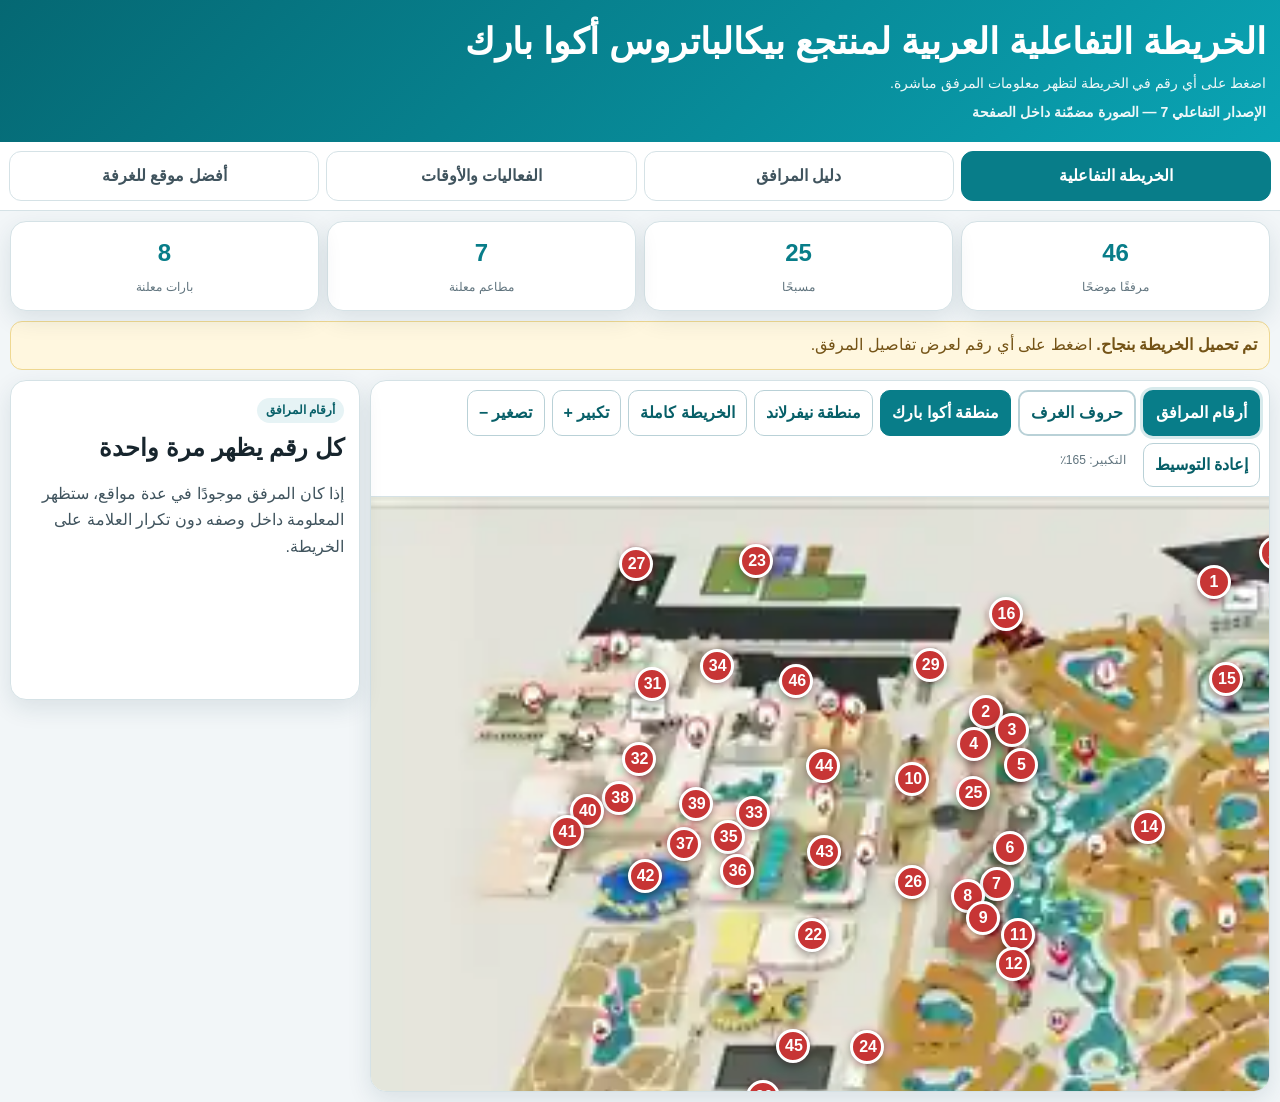
<file: interactive-v7.html>
<!doctype html>
<html lang="ar" dir="rtl">
<head>
<meta charset="utf-8">
<meta name="viewport" content="width=device-width,initial-scale=1,viewport-fit=cover">
<meta name="theme-color" content="#087d89">
<meta http-equiv="Cache-Control" content="no-cache, no-store, must-revalidate">
<meta http-equiv="Pragma" content="no-cache">
<meta http-equiv="Expires" content="0">
<title>الخريطة التفاعلية العربية لمنتجع بيكالباتروس أكوا بارك</title>
<link rel="stylesheet" href="style.css?v=7">
<style>
.map-title{display:none!important}
@media(max-width:680px){.hotspot{width:29px;height:29px;border-width:2px;font-size:12px}.map-viewport{min-height:440px}}
</style>
</head>
<body>
<header class="hero"><div><h1>الخريطة التفاعلية العربية لمنتجع بيكالباتروس أكوا بارك</h1><p>اضغط على أي رقم في الخريطة لتظهر معلومات المرفق مباشرة.</p><p style="margin-top:6px;font-weight:800">الإصدار التفاعلي 7 — الصورة مضمّنة داخل الصفحة</p></div></header>
<div class="tabs-wrap"><nav class="tabs">
<button class="tab active" data-view="mapView">الخريطة التفاعلية</button>
<button class="tab" data-view="facilitiesView">دليل المرافق</button>
<button class="tab" data-view="eventsView">الفعاليات والأوقات</button>
<button class="tab" data-view="roomView">أفضل موقع للغرفة</button>
</nav></div>
<main>
<section id="mapView" class="view active">
<div class="stats"><div class="card stat"><b>46</b><span>مرفقًا موضحًا</span></div><div class="card stat"><b>25</b><span>مسبحًا</span></div><div class="card stat"><b>7</b><span>مطاعم معلنة</span></div><div class="card stat"><b>8</b><span>بارات معلنة</span></div></div>
<div id="mapNotice" class="notice"><b>جارٍ تحميل الخريطة الصحيحة…</b></div>
<div class="map-layout">
<div class="card map-card">
<div class="map-toolbar">
<button class="tool primary" id="aquaBtn">منطقة أكوا بارك</button>
<button class="tool" id="neverBtn">منطقة نيفرلاند</button>
<button class="tool" id="fullBtn">الخريطة كاملة</button>
<button class="tool" id="zoomIn">تكبير +</button>
<button class="tool" id="zoomOut">تصغير −</button>
<button class="tool" id="resetBtn">إعادة التوسيط</button>
<div id="zoomInfo" class="zoom-info">التكبير: 100٪</div>
</div>
<div id="viewport" class="map-viewport"><div id="stage" class="map-stage"><img id="mapImage" alt="خريطة منتجع بيكالباتروس أكوا بارك شرم الشيخ"></div></div>
</div>
<aside id="detail" class="card detail"><span class="pill">طريقة الاستخدام</span><h2>اضغط على رقم في الخريطة</h2><p>مثال: عند الضغط على الرقم 22 تظهر معلومات النادي الصحي وصالة الرياضة مباشرة.</p><div class="notice">يمكنك أيضًا البحث برقم المرفق أو اسمه من «دليل المرافق».</div></aside>
</div>
</section>
<section id="facilitiesView" class="view"><h2>دليل المرافق</h2><input id="search" class="search" type="search" placeholder="ابحث برقم المرفق أو اسمه: 22، مسبح، مطعم، عيادة..."><div id="filters" class="filters"></div><div id="facilityGrid" class="grid"></div></section>
<section id="eventsView" class="view"><h2>الفعاليات وأوقات التشغيل</h2><div class="notice">الأوقات الخضراء منشورة رسميًا، بينما بقية المواعيد تحتاج إلى تأكيد من الاستقبال.</div><div id="eventGrid" class="events"></div></section>
<section id="roomView" class="view"><div class="room"><div class="card box"><span class="pill">التوصية الأولى</span><h2>الدور الأرضي في منطقة غرف 7xxx</h2><p>أفضل توازن بين القرب من الألعاب والمسابح وبين الهدوء النسبي. اطلب غرفة عائلية مطلة على مسبح، في منتصف المبنى، وليست مواجهة مباشرة للزحاليق الكبيرة أو منصة العروض.</p><div class="rank"><strong>1</strong><div><b>منطقة غرف 7xxx</b><br>الأفضل للعائلة والقرب المتوازن من الخدمات.</div></div><div class="rank"><strong>2</strong><div><b>منطقة غرف 6xxx</b><br>أقرب لبعض الألعاب، لكنها أكثر حركة وضوضاء.</div></div></div><div class="card box"><h3>طلب جاهز للفندق</h3><div id="roomText" class="copybox">نرجو تخصيص غرفة عائلية في الدور الأرضي، مطلة على مسبح، ويفضل في منطقة الغرف التي تبدأ بالرقم 7 وفي منتصف المبنى، بحيث تكون قريبة من أكوا بارك الأطفال والمسابح والمطاعم والمرافق الرئيسية، ولكن ليست مواجهة مباشرة للزحاليق الكبيرة أو مناطق العروض لتجنب الضوضاء. وفي حال عدم التوفر، تكون الأولوية الثانية لمنطقة الغرف التي تبدأ بالرقم 6 في الدور الأرضي. كما نرجو أن تكون الغرف متجاورة إذا كان الحجز يشمل أكثر من غرفة.</div><button class="copy-btn" data-copy="roomText">نسخ طلب الغرفة</button></div></div></section>
</main>
<div id="sheet" class="sheet"><div class="sheet-card"><div class="sheet-head"><div><div id="sheetNumber" class="facility-num"></div><span id="sheetCat" class="pill"></span><h2 id="sheetTitle"></h2></div><button id="closeSheet" class="close" aria-label="إغلاق">×</button></div><p id="sheetDesc"></p><div class="rank"><strong>✓</strong><div><b>مناسبته للعائلة</b><br><span id="sheetFamily"></span></div></div><p><b>أوقات التشغيل:</b> <span id="sheetHours" class="hour"></span></p></div></div>
<script src="data.js?v=7"></script>
<script src="app.js?v=7"></script>
<script src="map-part-1.js?v=7"></script>
<script src="map-part-2.js?v=7"></script>
<script src="map-part-3.js?v=7"></script>
<script src="map-part-4.js?v=7"></script>
<script>
(function(){
  var img=document.getElementById('mapImage');
  var note=document.getElementById('mapNotice');
  try{
    var data=(window.MAP_PARTS||[]).join('');
    if(window.MAP_PARTS.length!==4||data.length!==17192||data.slice(0,4)!=='UklG')throw new Error('invalid');
    img.onload=function(){note.innerHTML='<b>تم تحميل الخريطة بنجاح.</b> اضغط على أي رقم لعرض تفاصيل المرفق.';};
    img.onerror=function(){note.innerHTML='<b>تعذر عرض صورة الخريطة.</b>'};
    img.src='data:image/webp;base64,'+data;
  }catch(e){note.innerHTML='<b>تعذر تجميع صورة الخريطة.</b>'}
})();
</script>
</body></html>
</file>
<file: style.css>
:root{--brand:#087d89;--brand2:#075f68;--bg:#f2f6f8;--card:#fff;--ink:#17252d;--muted:#60747e;--line:#d5e2e6;--ok:#167348;--warn:#93610e;--danger:#c73535;--rooms:#294f78;--shadow:0 8px 25px rgba(17,59,70,.11)}
*{box-sizing:border-box}html{scroll-behavior:smooth;-webkit-text-size-adjust:100%}body{margin:0;background:var(--bg);color:var(--ink);font-family:-apple-system,BlinkMacSystemFont,"Segoe UI",Tahoma,Arial,sans-serif;line-height:1.65}button,input{font:inherit}button{-webkit-tap-highlight-color:transparent}[hidden]{display:none!important}
.hero{background:linear-gradient(135deg,#056873,#0aa4b4);color:#fff;padding:18px 14px}.hero>div,main,.tabs{max-width:1280px;margin:auto}.hero h1{margin:0 0 5px;font-size:clamp(22px,5vw,36px);line-height:1.35}.hero p{margin:0;opacity:.93;font-size:14px}
.tabs-wrap{position:sticky;top:0;z-index:20;background:rgba(255,255,255,.97);border-bottom:1px solid var(--line);backdrop-filter:blur(10px)}.tabs{display:grid;grid-template-columns:repeat(4,1fr);gap:7px;padding:9px}.tab{border:1px solid var(--line);border-radius:12px;background:#fff;color:#40545e;padding:11px 4px;font-weight:800;cursor:pointer}.tab.active{background:var(--brand);color:#fff;border-color:var(--brand)}
main{padding:10px}.view{display:none}.view.active{display:block}.card{background:var(--card);border:1px solid var(--line);border-radius:16px;box-shadow:var(--shadow)}.notice{background:#fff7df;border:1px solid #efd891;color:#745316;border-radius:12px;padding:10px 12px;margin-bottom:10px}.stats{display:grid;grid-template-columns:repeat(4,1fr);gap:8px;margin-bottom:10px}.stat{padding:11px;text-align:center}.stat b{display:block;color:var(--brand);font-size:24px}.stat span{font-size:12px;color:var(--muted)}
.map-layout{display:grid;grid-template-columns:minmax(0,1fr) 350px;gap:10px;align-items:start}.map-card{overflow:hidden}.map-toolbar{display:flex;gap:7px;flex-wrap:wrap;padding:9px;border-bottom:1px solid var(--line)}.tool{border:1px solid #b9d1d7;background:#fff;color:var(--brand2);border-radius:10px;padding:8px 11px;font-weight:800;cursor:pointer}.tool.active,.tool.primary{background:var(--brand);color:#fff;border-color:var(--brand)}.tool.map-mode{border-width:2px}.tool.map-mode.active{box-shadow:0 0 0 3px rgba(8,125,137,.16)}.zoom-info{padding:8px 10px;color:var(--muted);font-size:12px}
.map-viewport{height:66vh;min-height:430px;overflow:auto;background:#dce6e9;position:relative;direction:ltr;overscroll-behavior:contain;-webkit-overflow-scrolling:touch;touch-action:pan-x pan-y}.map-stage{position:relative;width:100%;min-width:100%;line-height:0;direction:ltr}.map-stage img{display:block;width:100%;height:auto;user-select:none;-webkit-user-drag:none}.map-title{position:absolute;right:0;top:0;width:25%;height:25%;background:rgba(255,255,255,.96);border:1px solid #d6c9a8;border-radius:0 0 0 12px;display:flex;flex-direction:column;align-items:center;justify-content:center;text-align:center;line-height:1.35;color:var(--brand2);padding:4px;z-index:1}.map-title b{font-size:clamp(9px,1.25vw,16px)}.map-title span{font-size:clamp(8px,1vw,13px);color:#9a2939}
.hotspot,.room-hotspot{position:absolute;transform:translate(-50%,-50%);width:34px;height:34px;border-radius:50%;border:3px solid #fff;color:#fff;font-weight:900;line-height:1;display:grid;place-items:center;box-shadow:0 3px 10px rgba(0,0,0,.4);cursor:pointer;z-index:2}.hotspot{background:var(--danger)}.room-hotspot{background:var(--rooms);font-family:Arial,sans-serif}.hotspot.selected{background:var(--brand);outline:5px solid rgba(8,125,137,.26);transform:translate(-50%,-50%) scale(1.12)}.room-hotspot.selected{background:#d58b16;outline:5px solid rgba(213,139,22,.25);transform:translate(-50%,-50%) scale(1.12)}
.detail{padding:15px;position:sticky;top:82px;min-height:320px}.detail .number{width:48px;height:48px;border-radius:14px;background:var(--brand);color:#fff;display:grid;place-items:center;font-size:23px;font-weight:900}.detail .room-number{background:var(--rooms);font-family:Arial,sans-serif}.pill{display:inline-block;background:#e6f3f5;color:var(--brand2);border-radius:999px;padding:3px 9px;font-size:12px;font-weight:800}.detail h2{margin:8px 0;line-height:1.4}.detail p{color:#40545e}.detail-row{border-top:1px solid var(--line);padding-top:9px;margin-top:9px}.detail-row b{display:block;color:var(--brand2)}.multiple-note{background:#fff8e8;border-radius:10px;padding:9px}.hour{font-weight:800;color:var(--warn)}.hour.ok{color:var(--ok)}
.search{width:100%;border:1px solid #bdd1d6;border-radius:11px;padding:12px}.filters{display:flex;gap:7px;overflow:auto;padding:9px 0;-webkit-overflow-scrolling:touch}.filter{border:1px solid var(--line);background:#fff;border-radius:999px;padding:7px 11px;white-space:nowrap;cursor:pointer}.filter.active{background:var(--brand);color:#fff;border-color:var(--brand)}.grid{display:grid;grid-template-columns:repeat(auto-fill,minmax(245px,1fr));gap:9px}.facility,.event,.box{padding:14px}.facility{cursor:pointer}.facility-top{display:flex;gap:9px;align-items:center}.facility-num{width:39px;height:39px;border-radius:11px;background:#e6f3f5;color:var(--brand2);display:grid;place-items:center;font-weight:900;flex:none}.facility h3,.event h3{margin:2px 0;font-size:16px}.facility p,.event p{font-size:13px;color:var(--muted);margin:7px 0}.location-count{margin-top:8px;padding:5px 8px;border-radius:8px;background:#fff4dc;color:#79530c;font-size:12px;font-weight:800}.events{display:grid;grid-template-columns:repeat(auto-fill,minmax(270px,1fr));gap:9px}.time{font-size:21px;color:var(--brand2);font-weight:900}.status{display:inline-block;margin-top:7px;border-radius:999px;padding:3px 8px;font-size:12px;font-weight:800;background:#e5f4eb;color:var(--ok)}.status.warn{background:#fff0cf;color:var(--warn)}.room{display:grid;grid-template-columns:1fr 1fr;gap:10px}.rank{display:flex;gap:9px;padding:11px;margin:8px 0;border:1px solid var(--line);border-radius:11px;background:#f7fafb}.rank strong{width:35px;height:35px;border-radius:10px;background:var(--brand);color:#fff;display:grid;place-items:center;flex:none}.copybox{white-space:pre-wrap;background:#f2f6f8;border:1px dashed #a8bec6;border-radius:11px;padding:12px}.copy-btn{margin-top:8px;border:0;background:var(--brand);color:#fff;border-radius:10px;padding:10px 13px;font-weight:800;cursor:pointer}.room-legend{margin-top:12px}.room-zone-grid{display:grid;grid-template-columns:repeat(auto-fill,minmax(170px,1fr));gap:8px}.room-zone-card{display:flex;align-items:center;gap:9px;border:1px solid var(--line);background:#f8fbfc;border-radius:11px;padding:9px;text-align:right;cursor:pointer}.room-zone-card strong{width:34px;height:34px;border-radius:10px;background:var(--rooms);color:#fff;display:grid;place-items:center;font-family:Arial,sans-serif;flex:none}.room-zone-card span{font-size:13px;color:#40545e}.room-zone-card:active{transform:scale(.99)}
.sheet{display:none;position:fixed;inset:0;background:rgba(0,0,0,.52);z-index:50;align-items:flex-end;justify-content:center;padding:9px}.sheet.open{display:flex}.sheet-card{width:min(680px,100%);max-height:84vh;overflow:auto;background:#fff;border-radius:20px;padding:17px}.sheet-head{display:flex;justify-content:space-between;gap:10px}.close{border:0;background:#edf3f4;width:40px;height:40px;border-radius:11px;font-size:22px;cursor:pointer}
@media(max-width:850px){.map-layout{grid-template-columns:1fr}.detail{display:none}.map-viewport{height:62vh;min-height:460px}}
@media(max-width:680px){.tabs{grid-template-columns:repeat(2,1fr)}.stats{grid-template-columns:repeat(2,1fr)}.room{grid-template-columns:1fr}.grid,.events{grid-template-columns:1fr}.map-toolbar{display:grid;grid-template-columns:repeat(3,1fr)}.tool{padding:9px 4px;font-size:12px}.zoom-info{grid-column:1/-1;text-align:center}.map-viewport{height:64vh;min-height:500px}.hotspot,.room-hotspot{width:30px;height:30px;border-width:2px;font-size:12px}.room-zone-grid{grid-template-columns:repeat(2,1fr)}.room-zone-card{padding:7px}.room-zone-card span{font-size:11px}}
</file>
